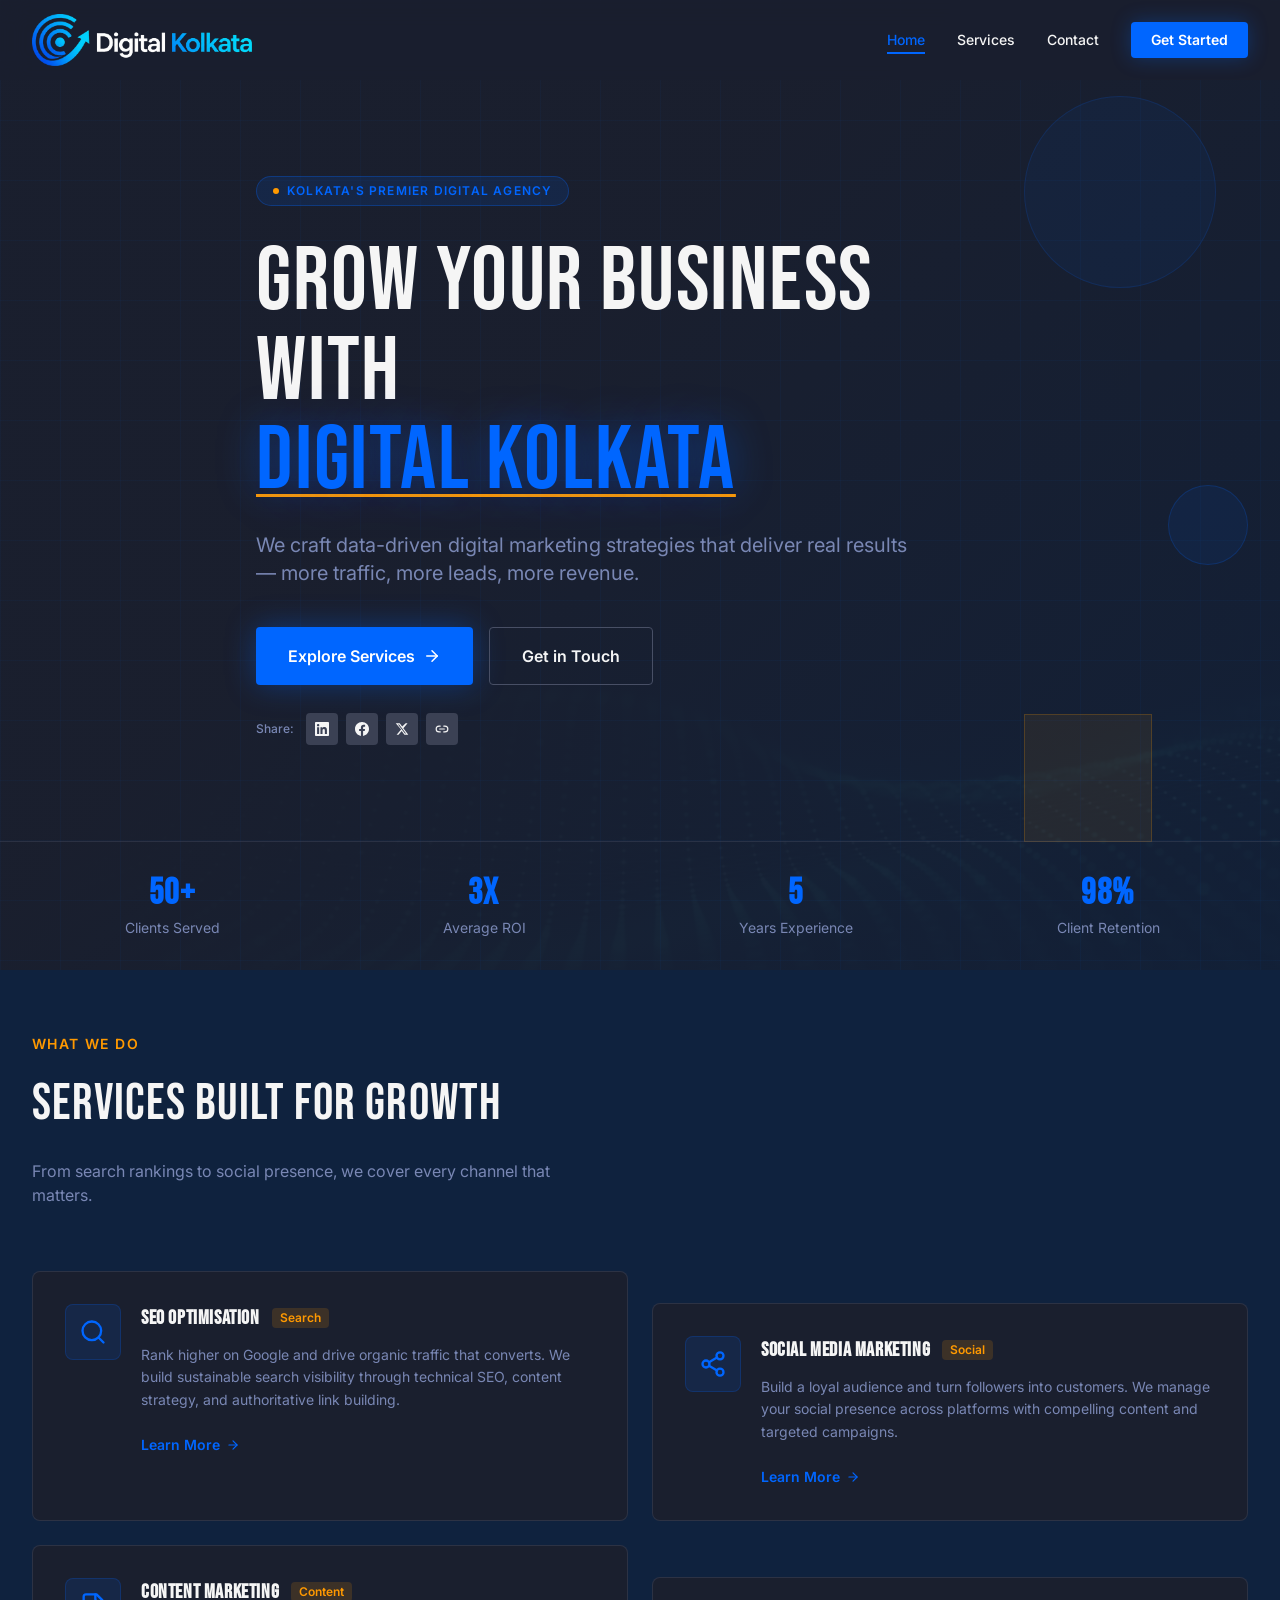
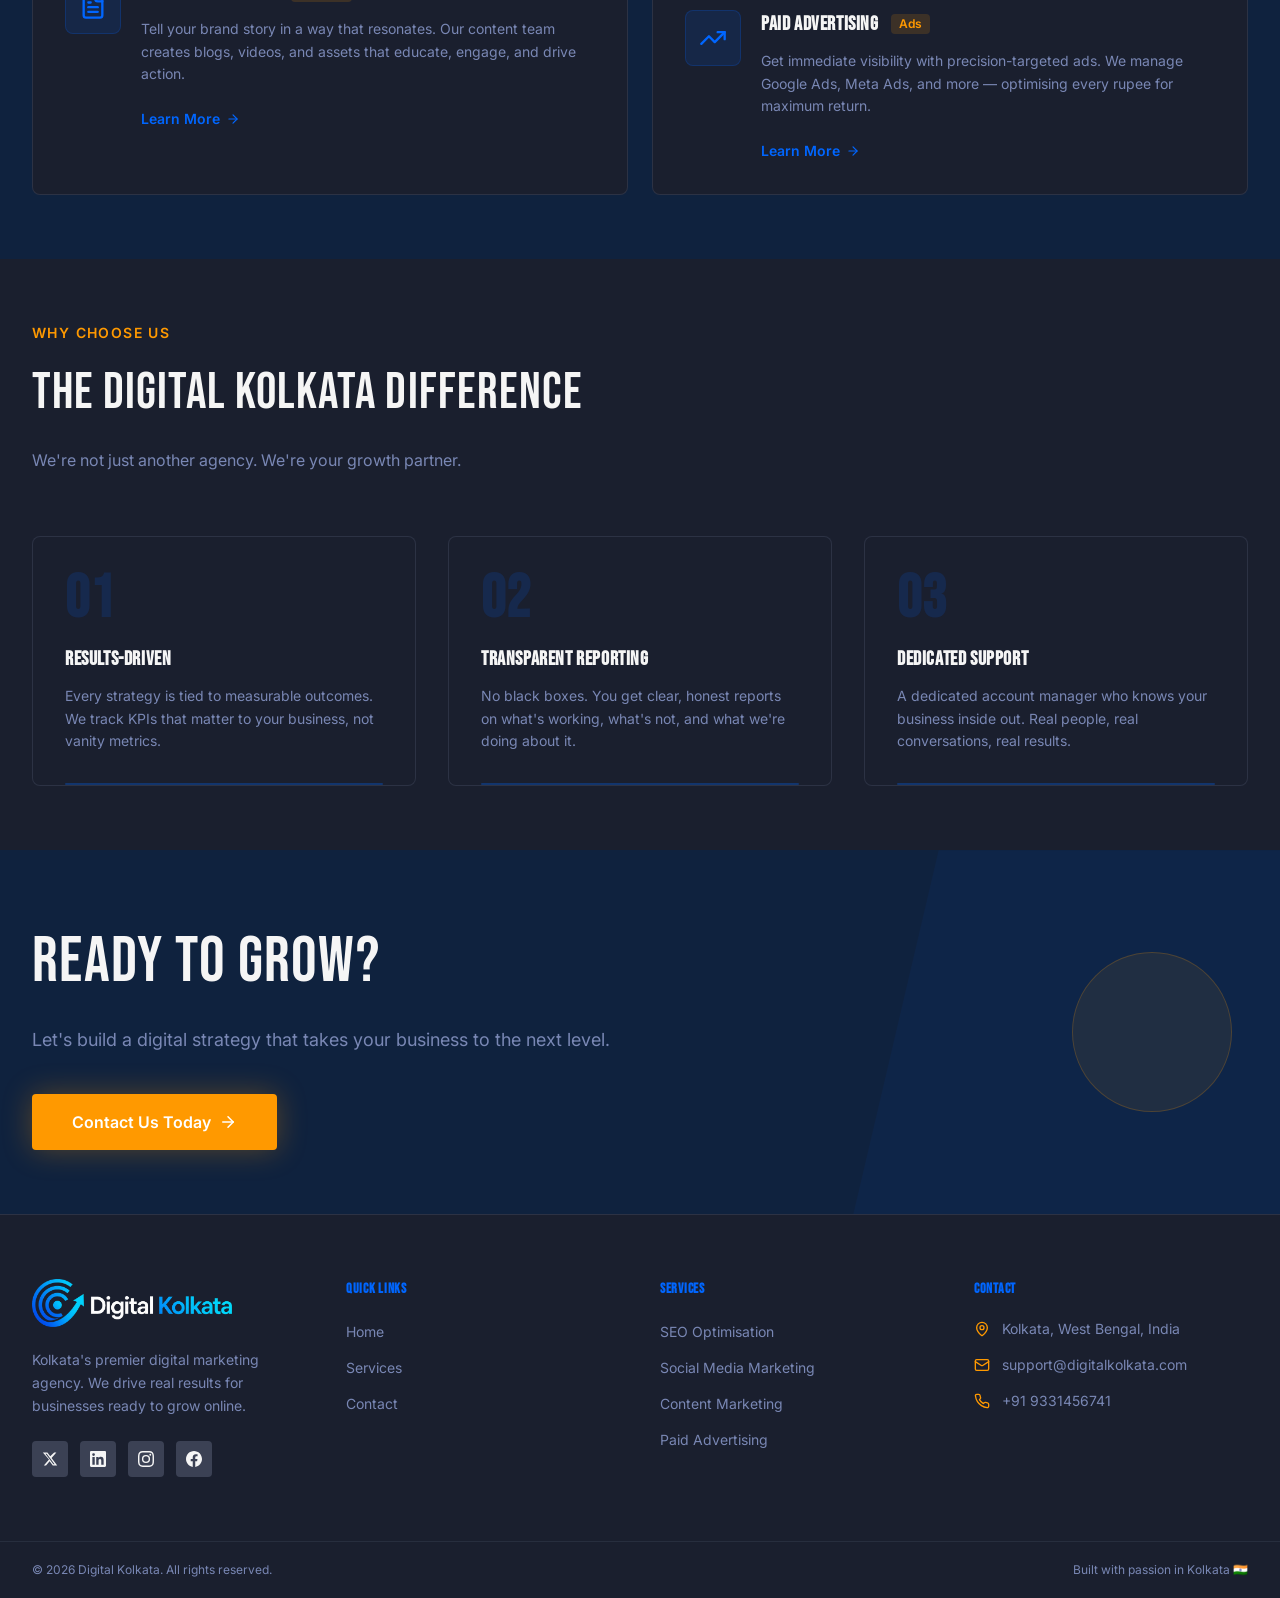
<file: index.html>
<!DOCTYPE html>
<html lang="en">
<head>
<meta charset="utf-8">
<meta name="viewport" content="width=device-width, initial-scale=1.0">
<title>Digital Kolkata — Digital Marketing Agency in Kolkata</title>
<meta name="description" content="Digital Kolkata is Kolkata&#x27;s premier digital marketing agency offering SEO, social media marketing, content marketing, and paid advertising services.">
<meta name="theme-color" content="#1a2030">
<meta property="og:title" content="Digital Kolkata — Digital Marketing Agency in Kolkata">
<meta property="og:description" content="Digital Kolkata is Kolkata&#x27;s premier digital marketing agency offering SEO, social media marketing, content marketing, and paid advertising services.">
<meta property="og:type" content="website">
<meta property="og:site_name" content="Digital Kolkata">
<meta name="twitter:card" content="summary_large_image">
<link rel="icon" href="assets/img/favicon.svg" type="image/svg+xml">
<link rel="preconnect" href="https://fonts.googleapis.com">
<link rel="preconnect" href="https://fonts.gstatic.com" crossorigin>
<link rel="stylesheet" href="https://fonts.googleapis.com/css2?family=Bebas+Neue:wght@400&family=Inter:wght@400;500;600;700&display=swap">
<link rel="stylesheet" href="assets/css/styles.css">
<link rel="stylesheet" href="assets/css/extra.css">
<script>document.documentElement.classList.add("js")</script>
</head>
<body>
<div id="app"><div class="min-h-screen bg-background flex flex-col">
<header id="site-header" class="fixed top-0 left-0 right-0 z-50 transition-all duration-300" style="background: hsl(var(--header-bg) / 0.85); backdrop-filter: blur(12px);">
<div class="max-w-7xl mx-auto px-6 lg:px-8"><div class="flex items-center justify-between h-16 md:h-20">
<a class="flex items-center shrink-0" href="index.html"><img alt="Digital Kolkata" class="block h-auto max-h-14 md:max-h-16 w-auto max-w-[220px] object-contain self-center" src="assets/img/logo.png" width="220" height="53"></a>
<nav aria-label="Main navigation" class="hidden md:flex items-center gap-8"><a class="relative text-sm font-medium transition-colors duration-200 group" href="index.html" style="color: hsl(var(--primary));">Home<span class="absolute -bottom-1 left-0 h-0.5 transition-all duration-300 ease-out" style="background: hsl(var(--primary)); width: 100%;"></span><span class="absolute -bottom-1 left-0 h-0.5 w-0 group-hover:w-full transition-all duration-300 ease-out" style="background: hsl(var(--accent));"></span></a><a class="relative text-sm font-medium transition-colors duration-200 group" href="services.html" style="color: hsl(var(--foreground));">Services<span class="absolute -bottom-1 left-0 h-0.5 transition-all duration-300 ease-out" style="background: hsl(var(--primary)); width: 0%;"></span><span class="absolute -bottom-1 left-0 h-0.5 w-0 group-hover:w-full transition-all duration-300 ease-out" style="background: hsl(var(--accent));"></span></a><a class="relative text-sm font-medium transition-colors duration-200 group" href="contact.html" style="color: hsl(var(--foreground));">Contact<span class="absolute -bottom-1 left-0 h-0.5 transition-all duration-300 ease-out" style="background: hsl(var(--primary)); width: 0%;"></span><span class="absolute -bottom-1 left-0 h-0.5 w-0 group-hover:w-full transition-all duration-300 ease-out" style="background: hsl(var(--accent));"></span></a><a class="px-5 py-2 rounded text-sm font-semibold transition-all duration-200 hover:scale-105" href="contact.html" style="background: hsl(var(--primary)); color: hsl(var(--primary-foreground)); box-shadow: 0 0 20px hsl(var(--primary-glow) / 0.3);">Get Started</a></nav>
<button id="menu-btn" class="md:hidden p-2 rounded" aria-label="Open menu" aria-expanded="false" aria-controls="mobile-menu" style="color: hsl(var(--foreground));"><span class="ico-open"><svg xmlns="http://www.w3.org/2000/svg" width="22" height="22" viewBox="0 0 24 24" fill="none" stroke="currentColor" stroke-width="2" stroke-linecap="round" stroke-linejoin="round" class="lucide lucide-menu"><line x1="4" x2="20" y1="12" y2="12"></line><line x1="4" x2="20" y1="6" y2="6"></line><line x1="4" x2="20" y1="18" y2="18"></line></svg></span><span class="ico-close"><svg xmlns="http://www.w3.org/2000/svg" width="22" height="22" viewBox="0 0 24 24" fill="none" stroke="currentColor" stroke-width="2" stroke-linecap="round" stroke-linejoin="round"><path d="M18 6 6 18"></path><path d="m6 6 12 12"></path></svg></span></button>
</div></div>
<nav id="mobile-menu" class="mobile-menu" aria-label="Mobile navigation"><a href="index.html" class="active">Home</a><a href="services.html">Services</a><a href="contact.html">Contact</a><a class="cta" href="contact.html">Get Started</a></nav>
</header>
<main><section class="relative min-h-screen flex flex-col justify-center overflow-hidden pt-20" style="background: hsl(var(--background));"><div class="absolute inset-0 pointer-events-none"><img alt="" class="w-full h-full object-cover" loading="eager" fetchpriority="high" src="assets/img/hero.webp" style="opacity: 0.12;"><div class="absolute inset-0" style="background: linear-gradient(135deg, hsl(var(--background)) 40%, hsl(var(--muted) / 0.6) 100%);"></div></div><div class="absolute inset-0 pointer-events-none overflow-hidden"><div class="float-1 absolute top-24 right-16 w-48 h-48 rounded-full" style="background: hsl(var(--primary) / 0.06); border: 1px solid hsl(var(--primary) / 0.15); "></div><div class="float-2 absolute bottom-32 right-32 w-32 h-32" style="background: hsl(var(--accent) / 0.07); border: 1px solid hsl(var(--accent) / 0.2); "></div><div class="float-3 absolute top-1/2 right-8 w-20 h-20 rounded-full" style="background: hsl(var(--primary) / 0.08); border: 1px solid hsl(var(--primary) / 0.2); "></div><div class="absolute inset-0" style="background-image: linear-gradient(hsl(var(--primary) / 0.04) 1px, transparent 1px), linear-gradient(90deg, hsl(var(--primary) / 0.04) 1px, transparent 1px); background-size: 60px 60px;"></div></div><div class="relative max-w-7xl mx-auto px-6 lg:px-8 py-24"><div class="max-w-3xl"><div class="hero-in inline-flex items-center gap-2 px-4 py-1.5 rounded-full text-xs font-semibold uppercase tracking-widest mb-8" style="background: hsl(var(--primary) / 0.12); border: 1px solid hsl(var(--primary) / 0.3); color: hsl(var(--primary)); "><span class="w-1.5 h-1.5 rounded-full" style="background: hsl(var(--accent));"></span>Kolkata's Premier Digital Agency</div><h1 class="hero-in mb-6 leading-none" style="font-family: var(--font-heading); font-size: clamp(3rem, 7vw, 6rem); color: hsl(var(--foreground)); letter-spacing: 0.02em; "><span style="white-space: pre-line;">Grow Your Business with</span><br><span style="white-space: pre-line; color: hsl(var(--primary)); text-shadow: 0 0 40px hsl(var(--primary) / 0.4); text-decoration-line: underline; text-decoration-thickness: 3px; text-decoration-style: initial; text-decoration-color: hsl(var(--accent)); text-underline-offset: 6px;">Digital Kolkata</span></h1><p class="hero-in text-lg md:text-xl leading-relaxed mb-10 max-w-2xl" style="white-space: pre-line; color: hsl(var(--muted-foreground)); ">We craft data-driven digital marketing strategies that deliver real results — more traffic, more leads, more revenue.</p><div class="hero-in flex flex-col sm:flex-row gap-4"><a class="inline-flex items-center justify-center gap-2 px-8 py-4 rounded font-semibold text-base transition-all duration-200 hover:scale-105 hover:gap-3" href="services.html" style="background: hsl(var(--primary)); color: hsl(var(--primary-foreground)); box-shadow: 0 0 30px hsl(var(--primary) / 0.35);">Explore Services<svg xmlns="http://www.w3.org/2000/svg" width="18" height="18" viewBox="0 0 24 24" fill="none" stroke="currentColor" stroke-width="2" stroke-linecap="round" stroke-linejoin="round" class="lucide lucide-arrow-right"><path d="M5 12h14"></path><path d="m12 5 7 7-7 7"></path></svg></a><a class="inline-flex items-center justify-center gap-2 px-8 py-4 rounded font-semibold text-base transition-all duration-200 hover:scale-105" href="contact.html" style="border: 1px solid hsl(var(--border)); color: hsl(var(--foreground)); background: transparent;">Get in Touch</a></div><div class="hero-in"><div class="flex items-center gap-2" role="group" aria-label="Share this page"><span class="text-xs font-medium mr-1" style="color: hsl(var(--muted-foreground));">Share:</span><a href="https://www.linkedin.com/sharing/share-offsite/?url=https%3A%2F%2Fdigitalkolkata.com" target="_blank" rel="noopener noreferrer" aria-label="Share on LinkedIn" class="w-8 h-8 rounded flex items-center justify-center transition-all duration-200 hover:scale-110" style="background: hsl(var(--social-icon-bg)); color: hsl(var(--foreground));"><svg width="14" height="14" viewBox="0 0 24 24" fill="currentColor" aria-hidden="true"><path d="M20.447 20.452h-3.554v-5.569c0-1.328-.027-3.037-1.852-3.037-1.853 0-2.136 1.445-2.136 2.939v5.667H9.351V9h3.414v1.561h.046c.477-.9 1.637-1.85 3.37-1.85 3.601 0 4.267 2.37 4.267 5.455v6.286zM5.337 7.433a2.062 2.062 0 0 1-2.063-2.065 2.064 2.064 0 1 1 2.063 2.065zm1.782 13.019H3.555V9h3.564v11.452zM22.225 0H1.771C.792 0 0 .774 0 1.729v20.542C0 23.227.792 24 1.771 24h20.451C23.2 24 24 23.227 24 22.271V1.729C24 .774 23.2 0 22.222 0h.003z"></path></svg></a><a href="https://www.facebook.com/sharer/sharer.php?u=https%3A%2F%2Fdigitalkolkata.com" target="_blank" rel="noopener noreferrer" aria-label="Share on Facebook" class="w-8 h-8 rounded flex items-center justify-center transition-all duration-200 hover:scale-110" style="background: hsl(var(--social-icon-bg)); color: hsl(var(--foreground));"><svg width="14" height="14" viewBox="0 0 24 24" fill="currentColor" aria-hidden="true"><path d="M24 12.073c0-6.627-5.373-12-12-12s-12 5.373-12 12c0 5.99 4.388 10.954 10.125 11.854v-8.385H7.078v-3.47h3.047V9.43c0-3.007 1.792-4.669 4.533-4.669 1.312 0 2.686.235 2.686.235v2.953H15.83c-1.491 0-1.956.925-1.956 1.874v2.25h3.328l-.532 3.47h-2.796v8.385C19.612 23.027 24 18.062 24 12.073z"></path></svg></a><a href="https://twitter.com/intent/tweet?url=https%3A%2F%2Fdigitalkolkata.com&amp;text=Digital%20Kolkata%20%E2%80%94%20Digital%20Marketing%20Agency%20in%20Kolkata" target="_blank" rel="noopener noreferrer" aria-label="Share on X (Twitter)" class="w-8 h-8 rounded flex items-center justify-center transition-all duration-200 hover:scale-110" style="background: hsl(var(--social-icon-bg)); color: hsl(var(--foreground));"><svg width="14" height="14" viewBox="0 0 24 24" fill="currentColor" aria-hidden="true"><path d="M18.244 2.25h3.308l-7.227 8.26 8.502 11.24H16.17l-4.714-6.231-5.401 6.231H2.744l7.73-8.835L1.254 2.25H8.08l4.253 5.622 5.911-5.622Zm-1.161 17.52h1.833L7.084 4.126H5.117z"></path></svg></a><button aria-label="Copy page link" class="w-8 h-8 rounded flex items-center justify-center transition-all duration-200 hover:scale-110" style="background: hsl(var(--social-icon-bg)); color: hsl(var(--foreground));"><svg xmlns="http://www.w3.org/2000/svg" width="14" height="14" viewBox="0 0 24 24" fill="none" stroke="currentColor" stroke-width="2" stroke-linecap="round" stroke-linejoin="round" class="lucide lucide-link2"><path d="M9 17H7A5 5 0 0 1 7 7h2"></path><path d="M15 7h2a5 5 0 1 1 0 10h-2"></path><line x1="8" x2="16" y1="12" y2="12"></line></svg></button></div></div></div></div><div class="hero-in relative w-full" style="border-top: 1px solid hsl(var(--border-subtle) / 0.4); "><div class="max-w-7xl mx-auto px-6 lg:px-8 py-8"><div class="grid grid-cols-2 md:grid-cols-4 gap-8"><div class="text-center"><div class="text-3xl md:text-4xl font-bold mb-1" style="font-family: var(--font-heading); color: hsl(var(--primary)); letter-spacing: 0.04em;">50+</div><div class="text-sm" style="color: hsl(var(--muted-foreground));">Clients Served</div></div><div class="text-center"><div class="text-3xl md:text-4xl font-bold mb-1" style="font-family: var(--font-heading); color: hsl(var(--primary)); letter-spacing: 0.04em;">3x</div><div class="text-sm" style="color: hsl(var(--muted-foreground));">Average ROI</div></div><div class="text-center"><div class="text-3xl md:text-4xl font-bold mb-1" style="font-family: var(--font-heading); color: hsl(var(--primary)); letter-spacing: 0.04em;">5</div><div class="text-sm" style="color: hsl(var(--muted-foreground));">Years Experience</div></div><div class="text-center"><div class="text-3xl md:text-4xl font-bold mb-1" style="font-family: var(--font-heading); color: hsl(var(--primary)); letter-spacing: 0.04em;">98%</div><div class="text-sm" style="color: hsl(var(--muted-foreground));">Client Retention</div></div></div></div></div></section><section class="py-xxl" style="background: hsl(var(--muted));"><div class="max-w-7xl mx-auto px-6 lg:px-8"><div class="mb-16"><p class="reveal text-sm font-semibold uppercase tracking-widest mb-3" style="white-space: pre-line; color: hsl(var(--accent)); ">What We Do</p><h2 class="reveal mb-4" style="white-space: pre-line; font-family: var(--font-heading); font-size: clamp(2rem, 4vw, 3.5rem); color: hsl(var(--foreground)); letter-spacing: 0.02em; ">Services Built for Growth</h2><p class="reveal text-base max-w-xl" style="white-space: pre-line; color: hsl(var(--muted-foreground)); ">From search rankings to social presence, we cover every channel that matters.</p></div><div class="grid grid-cols-1 md:grid-cols-2 gap-6"><div class="reveal group relative p-8 rounded-lg cursor-pointer" style="background: hsl(var(--card)); border: 1px solid hsl(var(--border-subtle) / 0.4); margin-top: 0px; "><div class="absolute inset-0 rounded-lg opacity-0 group-hover:opacity-100 transition-opacity duration-300 pointer-events-none" style="box-shadow: 0 0 40px hsl(var(--primary) / 0.12); border: 1px solid hsl(var(--primary) / 0.25);"></div><div class="flex items-start gap-5"><div class="shrink-0 w-14 h-14 rounded-lg flex items-center justify-center" style="background: hsl(var(--primary) / 0.12); color: hsl(var(--primary)); border: 1px solid hsl(var(--primary) / 0.2);"><svg xmlns="http://www.w3.org/2000/svg" width="28" height="28" viewBox="0 0 24 24" fill="none" stroke="currentColor" stroke-width="2" stroke-linecap="round" stroke-linejoin="round" class="lucide lucide-search"><circle cx="11" cy="11" r="8"></circle><path d="m21 21-4.3-4.3"></path></svg></div><div class="flex-1"><div class="flex items-center gap-3 mb-3"><h3 class="text-xl font-bold" style="white-space: pre-line; font-family: var(--font-heading); color: hsl(var(--foreground)); letter-spacing: 0.03em;">SEO Optimisation</h3><span class="text-xs font-semibold px-2 py-0.5 rounded" style="white-space: pre-line; background: hsl(var(--accent) / 0.15); color: hsl(var(--accent));">Search</span></div><p class="text-sm leading-relaxed mb-5" style="white-space: pre-line; color: hsl(var(--muted-foreground));">Rank higher on Google and drive organic traffic that converts. We build sustainable search visibility through technical SEO, content strategy, and authoritative link building.</p><a class="inline-flex items-center gap-1.5 text-sm font-semibold transition-all duration-200 group-hover:gap-2.5" href="services.html" style="color: hsl(var(--primary));">Learn More <svg xmlns="http://www.w3.org/2000/svg" width="14" height="14" viewBox="0 0 24 24" fill="none" stroke="currentColor" stroke-width="2" stroke-linecap="round" stroke-linejoin="round" class="lucide lucide-arrow-right"><path d="M5 12h14"></path><path d="m12 5 7 7-7 7"></path></svg></a></div></div></div><div class="reveal group relative p-8 rounded-lg cursor-pointer" style="background: hsl(var(--card)); border: 1px solid hsl(var(--border-subtle) / 0.4); margin-top: 2rem; "><div class="absolute inset-0 rounded-lg opacity-0 group-hover:opacity-100 transition-opacity duration-300 pointer-events-none" style="box-shadow: 0 0 40px hsl(var(--primary) / 0.12); border: 1px solid hsl(var(--primary) / 0.25);"></div><div class="flex items-start gap-5"><div class="shrink-0 w-14 h-14 rounded-lg flex items-center justify-center" style="background: hsl(var(--primary) / 0.12); color: hsl(var(--primary)); border: 1px solid hsl(var(--primary) / 0.2);"><svg xmlns="http://www.w3.org/2000/svg" width="28" height="28" viewBox="0 0 24 24" fill="none" stroke="currentColor" stroke-width="2" stroke-linecap="round" stroke-linejoin="round" class="lucide lucide-share2"><circle cx="18" cy="5" r="3"></circle><circle cx="6" cy="12" r="3"></circle><circle cx="18" cy="19" r="3"></circle><line x1="8.59" x2="15.42" y1="13.51" y2="17.49"></line><line x1="15.41" x2="8.59" y1="6.51" y2="10.49"></line></svg></div><div class="flex-1"><div class="flex items-center gap-3 mb-3"><h3 class="text-xl font-bold" style="white-space: pre-line; font-family: var(--font-heading); color: hsl(var(--foreground)); letter-spacing: 0.03em;">Social Media Marketing</h3><span class="text-xs font-semibold px-2 py-0.5 rounded" style="white-space: pre-line; background: hsl(var(--accent) / 0.15); color: hsl(var(--accent));">Social</span></div><p class="text-sm leading-relaxed mb-5" style="white-space: pre-line; color: hsl(var(--muted-foreground));">Build a loyal audience and turn followers into customers. We manage your social presence across platforms with compelling content and targeted campaigns.</p><a class="inline-flex items-center gap-1.5 text-sm font-semibold transition-all duration-200 group-hover:gap-2.5" href="services.html" style="color: hsl(var(--primary));">Learn More <svg xmlns="http://www.w3.org/2000/svg" width="14" height="14" viewBox="0 0 24 24" fill="none" stroke="currentColor" stroke-width="2" stroke-linecap="round" stroke-linejoin="round" class="lucide lucide-arrow-right"><path d="M5 12h14"></path><path d="m12 5 7 7-7 7"></path></svg></a></div></div></div><div class="reveal group relative p-8 rounded-lg cursor-pointer" style="background: hsl(var(--card)); border: 1px solid hsl(var(--border-subtle) / 0.4); margin-top: 0px; "><div class="absolute inset-0 rounded-lg opacity-0 group-hover:opacity-100 transition-opacity duration-300 pointer-events-none" style="box-shadow: 0 0 40px hsl(var(--primary) / 0.12); border: 1px solid hsl(var(--primary) / 0.25);"></div><div class="flex items-start gap-5"><div class="shrink-0 w-14 h-14 rounded-lg flex items-center justify-center" style="background: hsl(var(--primary) / 0.12); color: hsl(var(--primary)); border: 1px solid hsl(var(--primary) / 0.2);"><svg xmlns="http://www.w3.org/2000/svg" width="28" height="28" viewBox="0 0 24 24" fill="none" stroke="currentColor" stroke-width="2" stroke-linecap="round" stroke-linejoin="round" class="lucide lucide-file-text"><path d="M15 2H6a2 2 0 0 0-2 2v16a2 2 0 0 0 2 2h12a2 2 0 0 0 2-2V7Z"></path><path d="M14 2v4a2 2 0 0 0 2 2h4"></path><path d="M10 9H8"></path><path d="M16 13H8"></path><path d="M16 17H8"></path></svg></div><div class="flex-1"><div class="flex items-center gap-3 mb-3"><h3 class="text-xl font-bold" style="white-space: pre-line; font-family: var(--font-heading); color: hsl(var(--foreground)); letter-spacing: 0.03em;">Content Marketing</h3><span class="text-xs font-semibold px-2 py-0.5 rounded" style="white-space: pre-line; background: hsl(var(--accent) / 0.15); color: hsl(var(--accent));">Content</span></div><p class="text-sm leading-relaxed mb-5" style="white-space: pre-line; color: hsl(var(--muted-foreground));">Tell your brand story in a way that resonates. Our content team creates blogs, videos, and assets that educate, engage, and drive action.</p><a class="inline-flex items-center gap-1.5 text-sm font-semibold transition-all duration-200 group-hover:gap-2.5" href="services.html" style="color: hsl(var(--primary));">Learn More <svg xmlns="http://www.w3.org/2000/svg" width="14" height="14" viewBox="0 0 24 24" fill="none" stroke="currentColor" stroke-width="2" stroke-linecap="round" stroke-linejoin="round" class="lucide lucide-arrow-right"><path d="M5 12h14"></path><path d="m12 5 7 7-7 7"></path></svg></a></div></div></div><div class="reveal group relative p-8 rounded-lg cursor-pointer" style="background: hsl(var(--card)); border: 1px solid hsl(var(--border-subtle) / 0.4); margin-top: 2rem; "><div class="absolute inset-0 rounded-lg opacity-0 group-hover:opacity-100 transition-opacity duration-300 pointer-events-none" style="box-shadow: 0 0 40px hsl(var(--primary) / 0.12); border: 1px solid hsl(var(--primary) / 0.25);"></div><div class="flex items-start gap-5"><div class="shrink-0 w-14 h-14 rounded-lg flex items-center justify-center" style="background: hsl(var(--primary) / 0.12); color: hsl(var(--primary)); border: 1px solid hsl(var(--primary) / 0.2);"><svg xmlns="http://www.w3.org/2000/svg" width="28" height="28" viewBox="0 0 24 24" fill="none" stroke="currentColor" stroke-width="2" stroke-linecap="round" stroke-linejoin="round" class="lucide lucide-trending-up"><polyline points="22 7 13.5 15.5 8.5 10.5 2 17"></polyline><polyline points="16 7 22 7 22 13"></polyline></svg></div><div class="flex-1"><div class="flex items-center gap-3 mb-3"><h3 class="text-xl font-bold" style="white-space: pre-line; font-family: var(--font-heading); color: hsl(var(--foreground)); letter-spacing: 0.03em;">Paid Advertising</h3><span class="text-xs font-semibold px-2 py-0.5 rounded" style="white-space: pre-line; background: hsl(var(--accent) / 0.15); color: hsl(var(--accent));">Ads</span></div><p class="text-sm leading-relaxed mb-5" style="white-space: pre-line; color: hsl(var(--muted-foreground));">Get immediate visibility with precision-targeted ads. We manage Google Ads, Meta Ads, and more — optimising every rupee for maximum return.</p><a class="inline-flex items-center gap-1.5 text-sm font-semibold transition-all duration-200 group-hover:gap-2.5" href="services.html" style="color: hsl(var(--primary));">Learn More <svg xmlns="http://www.w3.org/2000/svg" width="14" height="14" viewBox="0 0 24 24" fill="none" stroke="currentColor" stroke-width="2" stroke-linecap="round" stroke-linejoin="round" class="lucide lucide-arrow-right"><path d="M5 12h14"></path><path d="m12 5 7 7-7 7"></path></svg></a></div></div></div></div></div></section><section class="py-xxl" style="background: hsl(var(--background));"><div class="max-w-7xl mx-auto px-6 lg:px-8"><div class="mb-16"><p class="reveal text-sm font-semibold uppercase tracking-widest mb-3" style="white-space: pre-line; color: hsl(var(--accent)); ">Why Choose Us</p><h2 class="reveal mb-4" style="white-space: pre-line; font-family: var(--font-heading); font-size: clamp(2rem, 4vw, 3.5rem); color: hsl(var(--foreground)); letter-spacing: 0.02em; ">The Digital Kolkata Difference</h2><p class="reveal text-base max-w-xl" style="white-space: pre-line; color: hsl(var(--muted-foreground)); ">We're not just another agency. We're your growth partner.</p></div><div class="grid grid-cols-1 md:grid-cols-3 gap-8"><div class="reveal relative p-8 rounded-lg" style="background: hsl(var(--card)); border: 1px solid hsl(var(--border-subtle) / 0.4); "><div class="text-6xl font-bold mb-4 leading-none" style="font-family: var(--font-heading); color: hsl(var(--primary) / 0.15); letter-spacing: 0.02em;">01</div><h3 class="text-xl font-bold mb-3" style="white-space: pre-line; font-family: var(--font-heading); color: hsl(var(--foreground)); letter-spacing: 0.03em;">Results-Driven</h3><p class="text-sm leading-relaxed" style="white-space: pre-line; color: hsl(var(--muted-foreground));">Every strategy is tied to measurable outcomes. We track KPIs that matter to your business, not vanity metrics.</p><div class="absolute bottom-0 left-8 right-8 h-0.5 rounded-full" style="background: hsl(var(--primary) / 0.3);"></div></div><div class="reveal relative p-8 rounded-lg" style="background: hsl(var(--card)); border: 1px solid hsl(var(--border-subtle) / 0.4); "><div class="text-6xl font-bold mb-4 leading-none" style="font-family: var(--font-heading); color: hsl(var(--primary) / 0.15); letter-spacing: 0.02em;">02</div><h3 class="text-xl font-bold mb-3" style="white-space: pre-line; font-family: var(--font-heading); color: hsl(var(--foreground)); letter-spacing: 0.03em;">Transparent Reporting</h3><p class="text-sm leading-relaxed" style="white-space: pre-line; color: hsl(var(--muted-foreground));">No black boxes. You get clear, honest reports on what's working, what's not, and what we're doing about it.</p><div class="absolute bottom-0 left-8 right-8 h-0.5 rounded-full" style="background: hsl(var(--primary) / 0.3);"></div></div><div class="reveal relative p-8 rounded-lg" style="background: hsl(var(--card)); border: 1px solid hsl(var(--border-subtle) / 0.4); "><div class="text-6xl font-bold mb-4 leading-none" style="font-family: var(--font-heading); color: hsl(var(--primary) / 0.15); letter-spacing: 0.02em;">03</div><h3 class="text-xl font-bold mb-3" style="white-space: pre-line; font-family: var(--font-heading); color: hsl(var(--foreground)); letter-spacing: 0.03em;">Dedicated Support</h3><p class="text-sm leading-relaxed" style="white-space: pre-line; color: hsl(var(--muted-foreground));">A dedicated account manager who knows your business inside out. Real people, real conversations, real results.</p><div class="absolute bottom-0 left-8 right-8 h-0.5 rounded-full" style="background: hsl(var(--primary) / 0.3);"></div></div></div></div></section><section class="py-xxl relative overflow-hidden" style="background: hsl(var(--muted));"><div class="absolute right-0 top-0 bottom-0 w-1/3 pointer-events-none" style="background: hsl(var(--primary) / 0.05); clip-path: polygon(20% 0%, 100% 0%, 100% 100%, 0% 100%);"></div><div class="absolute right-12 top-1/2 -translate-y-1/2 w-40 h-40 rounded-full pointer-events-none" style="background: hsl(var(--accent) / 0.08); border: 1px solid hsl(var(--accent) / 0.2);"></div><div class="relative max-w-7xl mx-auto px-6 lg:px-8"><div class="max-w-2xl"><h2 class="reveal mb-4" style="white-space: pre-line; font-family: var(--font-heading); font-size: clamp(2.5rem, 5vw, 4.5rem); color: hsl(var(--foreground)); letter-spacing: 0.02em; ">Ready to Grow?</h2><p class="reveal text-lg mb-10" style="white-space: pre-line; color: hsl(var(--muted-foreground)); ">Let's build a digital strategy that takes your business to the next level.</p><div class="reveal"><a class="inline-flex items-center gap-2 px-10 py-4 rounded font-semibold text-base transition-all duration-200 hover:scale-105 hover:gap-3" href="contact.html" style="background: hsl(var(--accent)); color: hsl(var(--accent-foreground)); box-shadow: 0 0 30px hsl(var(--accent) / 0.3);">Contact Us Today<svg xmlns="http://www.w3.org/2000/svg" width="18" height="18" viewBox="0 0 24 24" fill="none" stroke="currentColor" stroke-width="2" stroke-linecap="round" stroke-linejoin="round" class="lucide lucide-arrow-right"><path d="M5 12h14"></path><path d="m12 5 7 7-7 7"></path></svg></a></div></div></div></section></main>
<footer style="background: hsl(var(--background)); border-top: 1px solid hsl(var(--border-subtle) / 0.4);"><div class="max-w-7xl mx-auto px-6 lg:px-8 py-16"><div class="grid grid-cols-1 md:grid-cols-2 lg:grid-cols-4 gap-10"><div class="lg:col-span-1"><a class="inline-block mb-4" href="index.html"><img alt="Digital Kolkata" class="block h-auto max-h-14 w-auto max-w-[200px] object-contain" src="assets/img/logo.png"></a><p class="text-sm leading-relaxed mb-6" style="color: hsl(var(--muted-foreground));">Kolkata's premier digital marketing agency. We drive real results for businesses ready to grow online.</p><div class="flex gap-3"><a href="#" aria-label="X (Twitter)" class="w-9 h-9 rounded flex items-center justify-center transition-all duration-200 hover:scale-110" style="background: hsl(var(--social-icon-bg)); color: hsl(var(--foreground));"><svg width="16" height="16" viewBox="0 0 24 24" fill="currentColor" aria-hidden="true"><path d="M18.244 2.25h3.308l-7.227 8.26 8.502 11.24H16.17l-4.714-6.231-5.401 6.231H2.744l7.73-8.835L1.254 2.25H8.08l4.253 5.622 5.911-5.622Zm-1.161 17.52h1.833L7.084 4.126H5.117z"></path></svg></a><a href="#" aria-label="LinkedIn" class="w-9 h-9 rounded flex items-center justify-center transition-all duration-200 hover:scale-110" style="background: hsl(var(--social-icon-bg)); color: hsl(var(--foreground));"><svg width="16" height="16" viewBox="0 0 24 24" fill="currentColor" aria-hidden="true"><path d="M20.447 20.452h-3.554v-5.569c0-1.328-.027-3.037-1.852-3.037-1.853 0-2.136 1.445-2.136 2.939v5.667H9.351V9h3.414v1.561h.046c.477-.9 1.637-1.85 3.37-1.85 3.601 0 4.267 2.37 4.267 5.455v6.286zM5.337 7.433a2.062 2.062 0 0 1-2.063-2.065 2.064 2.064 0 1 1 2.063 2.065zm1.782 13.019H3.555V9h3.564v11.452zM22.225 0H1.771C.792 0 0 .774 0 1.729v20.542C0 23.227.792 24 1.771 24h20.451C23.2 24 24 23.227 24 22.271V1.729C24 .774 23.2 0 22.222 0h.003z"></path></svg></a><a href="#" aria-label="Instagram" class="w-9 h-9 rounded flex items-center justify-center transition-all duration-200 hover:scale-110" style="background: hsl(var(--social-icon-bg)); color: hsl(var(--foreground));"><svg width="16" height="16" viewBox="0 0 24 24" fill="currentColor" aria-hidden="true"><path d="M12 2.163c3.204 0 3.584.012 4.85.07 3.252.148 4.771 1.691 4.919 4.919.058 1.265.069 1.645.069 4.849 0 3.205-.012 3.584-.069 4.849-.149 3.225-1.664 4.771-4.919 4.919-1.266.058-1.644.07-4.85.07-3.204 0-3.584-.012-4.849-.07-3.26-.149-4.771-1.699-4.919-4.92-.058-1.265-.07-1.644-.07-4.849 0-3.204.013-3.583.07-4.849.149-3.227 1.664-4.771 4.919-4.919 1.266-.057 1.645-.069 4.849-.069zM12 0C8.741 0 8.333.014 7.053.072 2.695.272.273 2.69.073 7.052.014 8.333 0 8.741 0 12c0 3.259.014 3.668.072 4.948.2 4.358 2.618 6.78 6.98 6.98C8.333 23.986 8.741 24 12 24c3.259 0 3.668-.014 4.948-.072 4.354-.2 6.782-2.618 6.979-6.98.059-1.28.073-1.689.073-4.948 0-3.259-.014-3.667-.072-4.947-.196-4.354-2.617-6.78-6.979-6.98C15.668.014 15.259 0 12 0zm0 5.838a6.162 6.162 0 1 0 0 12.324 6.162 6.162 0 0 0 0-12.324zM12 16a4 4 0 1 1 0-8 4 4 0 0 1 0 8zm6.406-11.845a1.44 1.44 0 1 0 0 2.881 1.44 1.44 0 0 0 0-2.881z"></path></svg></a><a href="#" aria-label="Facebook" class="w-9 h-9 rounded flex items-center justify-center transition-all duration-200 hover:scale-110" style="background: hsl(var(--social-icon-bg)); color: hsl(var(--foreground));"><svg width="16" height="16" viewBox="0 0 24 24" fill="currentColor" aria-hidden="true"><path d="M24 12.073c0-6.627-5.373-12-12-12s-12 5.373-12 12c0 5.99 4.388 10.954 10.125 11.854v-8.385H7.078v-3.47h3.047V9.43c0-3.007 1.792-4.669 4.533-4.669 1.312 0 2.686.235 2.686.235v2.953H15.83c-1.491 0-1.956.925-1.956 1.874v2.25h3.328l-.532 3.47h-2.796v8.385C19.612 23.027 24 18.062 24 12.073z"></path></svg></a></div></div><div><h3 class="text-sm font-semibold uppercase tracking-wider mb-5" style="color: hsl(var(--primary));">Quick Links</h3><ul class="space-y-3"><li><a class="text-sm transition-colors duration-200 hover:text-primary" href="index.html" style="color: hsl(var(--muted-foreground));">Home</a></li><li><a class="text-sm transition-colors duration-200 hover:text-primary" href="services.html" style="color: hsl(var(--muted-foreground));">Services</a></li><li><a class="text-sm transition-colors duration-200 hover:text-primary" href="contact.html" style="color: hsl(var(--muted-foreground));">Contact</a></li></ul></div><div><h3 class="text-sm font-semibold uppercase tracking-wider mb-5" style="color: hsl(var(--primary));">Services</h3><ul class="space-y-3"><li><a class="text-sm transition-colors duration-200 hover:text-primary" href="services.html" style="color: hsl(var(--muted-foreground));">SEO Optimisation</a></li><li><a class="text-sm transition-colors duration-200 hover:text-primary" href="services.html" style="color: hsl(var(--muted-foreground));">Social Media Marketing</a></li><li><a class="text-sm transition-colors duration-200 hover:text-primary" href="services.html" style="color: hsl(var(--muted-foreground));">Content Marketing</a></li><li><a class="text-sm transition-colors duration-200 hover:text-primary" href="services.html" style="color: hsl(var(--muted-foreground));">Paid Advertising</a></li></ul></div><div><h3 class="text-sm font-semibold uppercase tracking-wider mb-5" style="color: hsl(var(--primary));">Contact</h3><ul class="space-y-4"><li class="flex items-start gap-3"><svg xmlns="http://www.w3.org/2000/svg" width="16" height="16" viewBox="0 0 24 24" fill="none" stroke="currentColor" stroke-width="2" stroke-linecap="round" stroke-linejoin="round" class="lucide lucide-map-pin mt-0.5 shrink-0" style="color: hsl(var(--accent));"><path d="M20 10c0 4.993-5.539 10.193-7.399 11.799a1 1 0 0 1-1.202 0C9.539 20.193 4 14.993 4 10a8 8 0 0 1 16 0"></path><circle cx="12" cy="10" r="3"></circle></svg><span class="text-sm" style="color: hsl(var(--muted-foreground));">Kolkata, West Bengal, India</span></li><li class="flex items-center gap-3"><svg xmlns="http://www.w3.org/2000/svg" width="16" height="16" viewBox="0 0 24 24" fill="none" stroke="currentColor" stroke-width="2" stroke-linecap="round" stroke-linejoin="round" class="lucide lucide-mail shrink-0" style="color: hsl(var(--accent));"><rect width="20" height="16" x="2" y="4" rx="2"></rect><path d="m22 7-8.97 5.7a1.94 1.94 0 0 1-2.06 0L2 7"></path></svg><a href="mailto:hello@digitalkolkata.com" class="text-sm transition-colors duration-200 hover:text-primary" style="color: hsl(var(--muted-foreground));">support@digitalkolkata.com</a></li><li class="flex items-center gap-3"><svg xmlns="http://www.w3.org/2000/svg" width="16" height="16" viewBox="0 0 24 24" fill="none" stroke="currentColor" stroke-width="2" stroke-linecap="round" stroke-linejoin="round" class="lucide lucide-phone shrink-0" style="color: hsl(var(--accent));"><path d="M22 16.92v3a2 2 0 0 1-2.18 2 19.79 19.79 0 0 1-8.63-3.07 19.5 19.5 0 0 1-6-6 19.79 19.79 0 0 1-3.07-8.67A2 2 0 0 1 4.11 2h3a2 2 0 0 1 2 1.72 12.84 12.84 0 0 0 .7 2.81 2 2 0 0 1-.45 2.11L8.09 9.91a16 16 0 0 0 6 6l1.27-1.27a2 2 0 0 1 2.11-.45 12.84 12.84 0 0 0 2.81.7A2 2 0 0 1 22 16.92z"></path></svg><a href="tel:+919800000000" class="text-sm transition-colors duration-200 hover:text-primary" style="color: hsl(var(--muted-foreground));">+91 9331456741</a></li></ul></div></div></div><div style="border-top: 1px solid hsl(var(--border-subtle) / 0.3);"><div class="max-w-7xl mx-auto px-6 lg:px-8 py-5 flex flex-col sm:flex-row items-center justify-between gap-3"><p class="text-xs" style="color: hsl(var(--muted-foreground));">© 2026 Digital Kolkata. All rights reserved.</p><p class="text-xs" style="color: hsl(var(--muted-foreground));">Built with passion in Kolkata 🇮🇳</p></div></div></footer>
</div></div>
<div id="toast" class="toast" role="status" aria-live="polite"></div>
<script src="assets/js/main.js" defer></script>
</body>
</html>
</file>
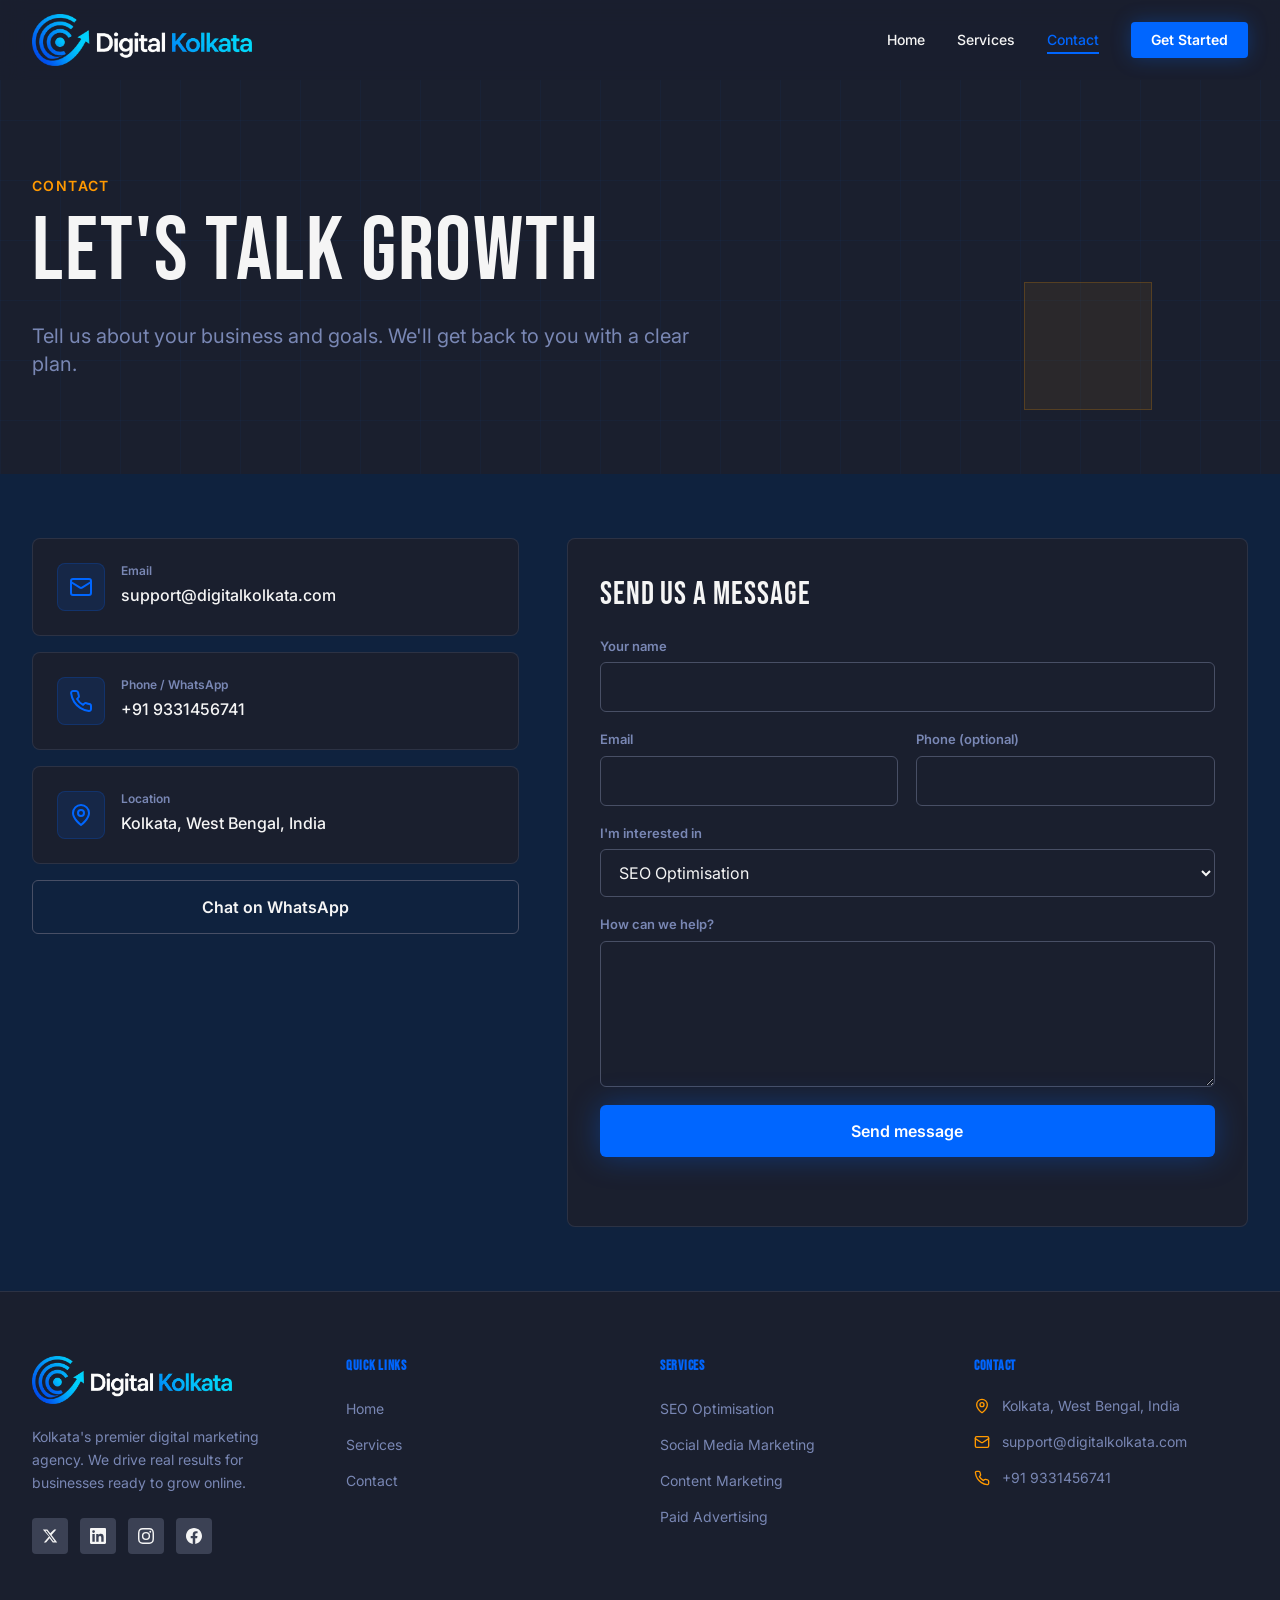
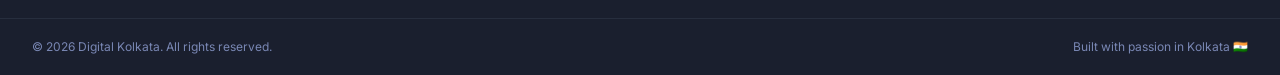
<file: contact.html>
<!DOCTYPE html>
<html lang="en">
<head>
<meta charset="utf-8">
<meta name="viewport" content="width=device-width, initial-scale=1.0">
<title>Contact — Digital Kolkata</title>
<meta name="description" content="Contact Digital Kolkata, a digital marketing agency in Kolkata, for SEO, social media, content and paid advertising.">
<meta name="theme-color" content="#1a2030">
<meta property="og:title" content="Contact — Digital Kolkata">
<meta property="og:description" content="Contact Digital Kolkata, a digital marketing agency in Kolkata, for SEO, social media, content and paid advertising.">
<meta property="og:type" content="website">
<meta property="og:site_name" content="Digital Kolkata">
<meta name="twitter:card" content="summary_large_image">
<link rel="icon" href="assets/img/favicon.svg" type="image/svg+xml">
<link rel="preconnect" href="https://fonts.googleapis.com">
<link rel="preconnect" href="https://fonts.gstatic.com" crossorigin>
<link rel="stylesheet" href="https://fonts.googleapis.com/css2?family=Bebas+Neue:wght@400&family=Inter:wght@400;500;600;700&display=swap">
<link rel="stylesheet" href="assets/css/styles.css">
<link rel="stylesheet" href="assets/css/extra.css">
<script>document.documentElement.classList.add("js")</script>
</head>
<body>
<div id="app"><div class="min-h-screen bg-background flex flex-col">
<header id="site-header" class="fixed top-0 left-0 right-0 z-50 transition-all duration-300" style="background: hsl(var(--header-bg) / 0.85); backdrop-filter: blur(12px);">
<div class="max-w-7xl mx-auto px-6 lg:px-8"><div class="flex items-center justify-between h-16 md:h-20">
<a class="flex items-center shrink-0" href="index.html"><img alt="Digital Kolkata" class="block h-auto max-h-14 md:max-h-16 w-auto max-w-[220px] object-contain self-center" src="assets/img/logo.png" width="220" height="53"></a>
<nav aria-label="Main navigation" class="hidden md:flex items-center gap-8"><a class="relative text-sm font-medium transition-colors duration-200 group" href="index.html" style="color: hsl(var(--foreground));">Home<span class="absolute -bottom-1 left-0 h-0.5 transition-all duration-300 ease-out" style="background: hsl(var(--primary)); width: 0%;"></span><span class="absolute -bottom-1 left-0 h-0.5 w-0 group-hover:w-full transition-all duration-300 ease-out" style="background: hsl(var(--accent));"></span></a><a class="relative text-sm font-medium transition-colors duration-200 group" href="services.html" style="color: hsl(var(--foreground));">Services<span class="absolute -bottom-1 left-0 h-0.5 transition-all duration-300 ease-out" style="background: hsl(var(--primary)); width: 0%;"></span><span class="absolute -bottom-1 left-0 h-0.5 w-0 group-hover:w-full transition-all duration-300 ease-out" style="background: hsl(var(--accent));"></span></a><a class="relative text-sm font-medium transition-colors duration-200 group" href="contact.html" style="color: hsl(var(--primary));">Contact<span class="absolute -bottom-1 left-0 h-0.5 transition-all duration-300 ease-out" style="background: hsl(var(--primary)); width: 100%;"></span><span class="absolute -bottom-1 left-0 h-0.5 w-0 group-hover:w-full transition-all duration-300 ease-out" style="background: hsl(var(--accent));"></span></a><a class="px-5 py-2 rounded text-sm font-semibold transition-all duration-200 hover:scale-105" href="contact.html" style="background: hsl(var(--primary)); color: hsl(var(--primary-foreground)); box-shadow: 0 0 20px hsl(var(--primary-glow) / 0.3);">Get Started</a></nav>
<button id="menu-btn" class="md:hidden p-2 rounded" aria-label="Open menu" aria-expanded="false" aria-controls="mobile-menu" style="color: hsl(var(--foreground));"><span class="ico-open"><svg xmlns="http://www.w3.org/2000/svg" width="22" height="22" viewBox="0 0 24 24" fill="none" stroke="currentColor" stroke-width="2" stroke-linecap="round" stroke-linejoin="round" class="lucide lucide-menu"><line x1="4" x2="20" y1="12" y2="12"></line><line x1="4" x2="20" y1="6" y2="6"></line><line x1="4" x2="20" y1="18" y2="18"></line></svg></span><span class="ico-close"><svg xmlns="http://www.w3.org/2000/svg" width="22" height="22" viewBox="0 0 24 24" fill="none" stroke="currentColor" stroke-width="2" stroke-linecap="round" stroke-linejoin="round"><path d="M18 6 6 18"></path><path d="m6 6 12 12"></path></svg></span></button>
</div></div>
<nav id="mobile-menu" class="mobile-menu" aria-label="Mobile navigation"><a href="index.html">Home</a><a href="services.html">Services</a><a href="contact.html" class="active">Contact</a><a class="cta" href="contact.html">Get Started</a></nav>
</header>
<main>
<section class="relative overflow-hidden pt-20" style="background: hsl(var(--background));"><div class="absolute inset-0 pointer-events-none"><div class="absolute inset-0" style="background-image: linear-gradient(hsl(var(--primary) / 0.04) 1px, transparent 1px), linear-gradient(90deg, hsl(var(--primary) / 0.04) 1px, transparent 1px); background-size: 60px 60px;"></div><div class="float-2 absolute bottom-16 right-32 w-32 h-32" style="background: hsl(var(--accent) / 0.07); border: 1px solid hsl(var(--accent) / 0.2);"></div></div><div class="relative max-w-7xl mx-auto px-6 lg:px-8 py-24"><div class="max-w-3xl"><p class="hero-in text-sm font-semibold uppercase tracking-widest mb-3" style="color: hsl(var(--accent));">Contact</p><h1 class="hero-in mb-6 leading-none" style="font-family: var(--font-heading); font-size: clamp(3rem, 7vw, 6rem); color: hsl(var(--foreground)); letter-spacing: 0.02em;">Let's Talk Growth</h1><p class="hero-in text-lg md:text-xl leading-relaxed max-w-2xl" style="color: hsl(var(--muted-foreground));">Tell us about your business and goals. We'll get back to you with a clear plan.</p></div></div></section>
<section class="py-xxl" style="background: hsl(var(--muted));"><div class="max-w-7xl mx-auto px-6 lg:px-8"><div class="contact-grid">
<div class="contact-info"><div class="reveal flex items-start gap-4 p-6 rounded-lg" style="background: hsl(var(--card)); border: 1px solid hsl(var(--border-subtle) / 0.4);"><div class="shrink-0 w-12 h-12 rounded-lg flex items-center justify-center" style="background: hsl(var(--primary) / 0.12); color: hsl(var(--primary)); border: 1px solid hsl(var(--primary) / 0.2);"><svg xmlns="http://www.w3.org/2000/svg" width="24" height="24" viewBox="0 0 24 24" fill="none" stroke="currentColor" stroke-width="2" stroke-linecap="round" stroke-linejoin="round"><rect width="20" height="16" x="2" y="4" rx="2"/><path d="m22 7-8.97 5.7a1.94 1.94 0 0 1-2.06 0L2 7"/></svg></div><div><div class="text-xs font-semibold mb-1" style="color: hsl(var(--muted-foreground));">Email</div><div class="text-base font-medium"><a href="mailto:support@digitalkolkata.com" style="color: hsl(var(--foreground));">support@digitalkolkata.com</a></div></div></div><div class="reveal flex items-start gap-4 p-6 rounded-lg" style="background: hsl(var(--card)); border: 1px solid hsl(var(--border-subtle) / 0.4);"><div class="shrink-0 w-12 h-12 rounded-lg flex items-center justify-center" style="background: hsl(var(--primary) / 0.12); color: hsl(var(--primary)); border: 1px solid hsl(var(--primary) / 0.2);"><svg xmlns="http://www.w3.org/2000/svg" width="24" height="24" viewBox="0 0 24 24" fill="none" stroke="currentColor" stroke-width="2" stroke-linecap="round" stroke-linejoin="round"><path d="M22 16.92v3a2 2 0 0 1-2.18 2 19.79 19.79 0 0 1-8.63-3.07 19.5 19.5 0 0 1-6-6 19.79 19.79 0 0 1-3.07-8.67A2 2 0 0 1 4.11 2h3a2 2 0 0 1 2 1.72 12.84 12.84 0 0 0 .7 2.81 2 2 0 0 1-.45 2.11L8.09 9.91a16 16 0 0 0 6 6l1.27-1.27a2 2 0 0 1 2.11-.45 12.84 12.84 0 0 0 2.81.7A2 2 0 0 1 22 16.92z"/></svg></div><div><div class="text-xs font-semibold mb-1" style="color: hsl(var(--muted-foreground));">Phone / WhatsApp</div><div class="text-base font-medium"><a href="tel:+919331456741" style="color: hsl(var(--foreground));">+91 9331456741</a></div></div></div><div class="reveal flex items-start gap-4 p-6 rounded-lg" style="background: hsl(var(--card)); border: 1px solid hsl(var(--border-subtle) / 0.4);"><div class="shrink-0 w-12 h-12 rounded-lg flex items-center justify-center" style="background: hsl(var(--primary) / 0.12); color: hsl(var(--primary)); border: 1px solid hsl(var(--primary) / 0.2);"><svg xmlns="http://www.w3.org/2000/svg" width="24" height="24" viewBox="0 0 24 24" fill="none" stroke="currentColor" stroke-width="2" stroke-linecap="round" stroke-linejoin="round"><path d="M20 10c0 6-8 12-8 12s-8-6-8-12a8 8 0 0 1 16 0Z"/><circle cx="12" cy="10" r="3"/></svg></div><div><div class="text-xs font-semibold mb-1" style="color: hsl(var(--muted-foreground));">Location</div><div class="text-base font-medium"><span style="color: hsl(var(--foreground));">Kolkata, West Bengal, India</span></div></div></div>
<a class="reveal wa-btn" href="https://wa.me/919331456741?text=Hi%20Digital%20Kolkata%2C%20I%27d%20like%20to%20know%20more%20about%20your%20services." target="_blank" rel="noopener noreferrer">Chat on WhatsApp</a></div>
<form id="contact-form" class="reveal contact-form" action="https://formspree.io/f/YOUR_FORM_ID" method="POST" novalidate style="background: hsl(var(--card)); border: 1px solid hsl(var(--border-subtle) / 0.4);">
<h2 style="font-family: var(--font-heading); font-size: 2rem; letter-spacing: 0.03em;">Send us a message</h2>
<div class="field"><label for="f-name">Your name</label><input id="f-name" name="name" type="text" autocomplete="name" required></div>
<div class="field-row"><div class="field"><label for="f-email">Email</label><input id="f-email" name="email" type="email" autocomplete="email" required></div><div class="field"><label for="f-phone">Phone (optional)</label><input id="f-phone" name="phone" type="tel" autocomplete="tel"></div></div>
<div class="field"><label for="f-service">I'm interested in</label><select id="f-service" name="service"><option>SEO Optimisation</option><option>Social Media Marketing</option><option>Content Marketing</option><option>Paid Advertising</option><option>Not sure yet</option></select></div>
<div class="field"><label for="f-msg">How can we help?</label><textarea id="f-msg" name="message" rows="5" required></textarea></div>
<input type="text" name="_gotcha" tabindex="-1" autocomplete="off" class="hp" aria-hidden="true">
<button type="submit" class="submit-btn" style="background: hsl(var(--primary)); color: hsl(var(--primary-foreground)); box-shadow: 0 0 30px hsl(var(--primary) / 0.35);">Send message</button>
<p id="form-note" class="form-note" role="status"></p>
</form></div></div></section>
</main>
<footer style="background: hsl(var(--background)); border-top: 1px solid hsl(var(--border-subtle) / 0.4);"><div class="max-w-7xl mx-auto px-6 lg:px-8 py-16"><div class="grid grid-cols-1 md:grid-cols-2 lg:grid-cols-4 gap-10"><div class="lg:col-span-1"><a class="inline-block mb-4" href="index.html"><img alt="Digital Kolkata" class="block h-auto max-h-14 w-auto max-w-[200px] object-contain" src="assets/img/logo.png"></a><p class="text-sm leading-relaxed mb-6" style="color: hsl(var(--muted-foreground));">Kolkata's premier digital marketing agency. We drive real results for businesses ready to grow online.</p><div class="flex gap-3"><a href="#" aria-label="X (Twitter)" class="w-9 h-9 rounded flex items-center justify-center transition-all duration-200 hover:scale-110" style="background: hsl(var(--social-icon-bg)); color: hsl(var(--foreground));"><svg width="16" height="16" viewBox="0 0 24 24" fill="currentColor" aria-hidden="true"><path d="M18.244 2.25h3.308l-7.227 8.26 8.502 11.24H16.17l-4.714-6.231-5.401 6.231H2.744l7.73-8.835L1.254 2.25H8.08l4.253 5.622 5.911-5.622Zm-1.161 17.52h1.833L7.084 4.126H5.117z"></path></svg></a><a href="#" aria-label="LinkedIn" class="w-9 h-9 rounded flex items-center justify-center transition-all duration-200 hover:scale-110" style="background: hsl(var(--social-icon-bg)); color: hsl(var(--foreground));"><svg width="16" height="16" viewBox="0 0 24 24" fill="currentColor" aria-hidden="true"><path d="M20.447 20.452h-3.554v-5.569c0-1.328-.027-3.037-1.852-3.037-1.853 0-2.136 1.445-2.136 2.939v5.667H9.351V9h3.414v1.561h.046c.477-.9 1.637-1.85 3.37-1.85 3.601 0 4.267 2.37 4.267 5.455v6.286zM5.337 7.433a2.062 2.062 0 0 1-2.063-2.065 2.064 2.064 0 1 1 2.063 2.065zm1.782 13.019H3.555V9h3.564v11.452zM22.225 0H1.771C.792 0 0 .774 0 1.729v20.542C0 23.227.792 24 1.771 24h20.451C23.2 24 24 23.227 24 22.271V1.729C24 .774 23.2 0 22.222 0h.003z"></path></svg></a><a href="#" aria-label="Instagram" class="w-9 h-9 rounded flex items-center justify-center transition-all duration-200 hover:scale-110" style="background: hsl(var(--social-icon-bg)); color: hsl(var(--foreground));"><svg width="16" height="16" viewBox="0 0 24 24" fill="currentColor" aria-hidden="true"><path d="M12 2.163c3.204 0 3.584.012 4.85.07 3.252.148 4.771 1.691 4.919 4.919.058 1.265.069 1.645.069 4.849 0 3.205-.012 3.584-.069 4.849-.149 3.225-1.664 4.771-4.919 4.919-1.266.058-1.644.07-4.85.07-3.204 0-3.584-.012-4.849-.07-3.26-.149-4.771-1.699-4.919-4.92-.058-1.265-.07-1.644-.07-4.849 0-3.204.013-3.583.07-4.849.149-3.227 1.664-4.771 4.919-4.919 1.266-.057 1.645-.069 4.849-.069zM12 0C8.741 0 8.333.014 7.053.072 2.695.272.273 2.69.073 7.052.014 8.333 0 8.741 0 12c0 3.259.014 3.668.072 4.948.2 4.358 2.618 6.78 6.98 6.98C8.333 23.986 8.741 24 12 24c3.259 0 3.668-.014 4.948-.072 4.354-.2 6.782-2.618 6.979-6.98.059-1.28.073-1.689.073-4.948 0-3.259-.014-3.667-.072-4.947-.196-4.354-2.617-6.78-6.979-6.98C15.668.014 15.259 0 12 0zm0 5.838a6.162 6.162 0 1 0 0 12.324 6.162 6.162 0 0 0 0-12.324zM12 16a4 4 0 1 1 0-8 4 4 0 0 1 0 8zm6.406-11.845a1.44 1.44 0 1 0 0 2.881 1.44 1.44 0 0 0 0-2.881z"></path></svg></a><a href="#" aria-label="Facebook" class="w-9 h-9 rounded flex items-center justify-center transition-all duration-200 hover:scale-110" style="background: hsl(var(--social-icon-bg)); color: hsl(var(--foreground));"><svg width="16" height="16" viewBox="0 0 24 24" fill="currentColor" aria-hidden="true"><path d="M24 12.073c0-6.627-5.373-12-12-12s-12 5.373-12 12c0 5.99 4.388 10.954 10.125 11.854v-8.385H7.078v-3.47h3.047V9.43c0-3.007 1.792-4.669 4.533-4.669 1.312 0 2.686.235 2.686.235v2.953H15.83c-1.491 0-1.956.925-1.956 1.874v2.25h3.328l-.532 3.47h-2.796v8.385C19.612 23.027 24 18.062 24 12.073z"></path></svg></a></div></div><div><h3 class="text-sm font-semibold uppercase tracking-wider mb-5" style="color: hsl(var(--primary));">Quick Links</h3><ul class="space-y-3"><li><a class="text-sm transition-colors duration-200 hover:text-primary" href="index.html" style="color: hsl(var(--muted-foreground));">Home</a></li><li><a class="text-sm transition-colors duration-200 hover:text-primary" href="services.html" style="color: hsl(var(--muted-foreground));">Services</a></li><li><a class="text-sm transition-colors duration-200 hover:text-primary" href="contact.html" style="color: hsl(var(--muted-foreground));">Contact</a></li></ul></div><div><h3 class="text-sm font-semibold uppercase tracking-wider mb-5" style="color: hsl(var(--primary));">Services</h3><ul class="space-y-3"><li><a class="text-sm transition-colors duration-200 hover:text-primary" href="services.html" style="color: hsl(var(--muted-foreground));">SEO Optimisation</a></li><li><a class="text-sm transition-colors duration-200 hover:text-primary" href="services.html" style="color: hsl(var(--muted-foreground));">Social Media Marketing</a></li><li><a class="text-sm transition-colors duration-200 hover:text-primary" href="services.html" style="color: hsl(var(--muted-foreground));">Content Marketing</a></li><li><a class="text-sm transition-colors duration-200 hover:text-primary" href="services.html" style="color: hsl(var(--muted-foreground));">Paid Advertising</a></li></ul></div><div><h3 class="text-sm font-semibold uppercase tracking-wider mb-5" style="color: hsl(var(--primary));">Contact</h3><ul class="space-y-4"><li class="flex items-start gap-3"><svg xmlns="http://www.w3.org/2000/svg" width="16" height="16" viewBox="0 0 24 24" fill="none" stroke="currentColor" stroke-width="2" stroke-linecap="round" stroke-linejoin="round" class="lucide lucide-map-pin mt-0.5 shrink-0" style="color: hsl(var(--accent));"><path d="M20 10c0 4.993-5.539 10.193-7.399 11.799a1 1 0 0 1-1.202 0C9.539 20.193 4 14.993 4 10a8 8 0 0 1 16 0"></path><circle cx="12" cy="10" r="3"></circle></svg><span class="text-sm" style="color: hsl(var(--muted-foreground));">Kolkata, West Bengal, India</span></li><li class="flex items-center gap-3"><svg xmlns="http://www.w3.org/2000/svg" width="16" height="16" viewBox="0 0 24 24" fill="none" stroke="currentColor" stroke-width="2" stroke-linecap="round" stroke-linejoin="round" class="lucide lucide-mail shrink-0" style="color: hsl(var(--accent));"><rect width="20" height="16" x="2" y="4" rx="2"></rect><path d="m22 7-8.97 5.7a1.94 1.94 0 0 1-2.06 0L2 7"></path></svg><a href="mailto:hello@digitalkolkata.com" class="text-sm transition-colors duration-200 hover:text-primary" style="color: hsl(var(--muted-foreground));">support@digitalkolkata.com</a></li><li class="flex items-center gap-3"><svg xmlns="http://www.w3.org/2000/svg" width="16" height="16" viewBox="0 0 24 24" fill="none" stroke="currentColor" stroke-width="2" stroke-linecap="round" stroke-linejoin="round" class="lucide lucide-phone shrink-0" style="color: hsl(var(--accent));"><path d="M22 16.92v3a2 2 0 0 1-2.18 2 19.79 19.79 0 0 1-8.63-3.07 19.5 19.5 0 0 1-6-6 19.79 19.79 0 0 1-3.07-8.67A2 2 0 0 1 4.11 2h3a2 2 0 0 1 2 1.72 12.84 12.84 0 0 0 .7 2.81 2 2 0 0 1-.45 2.11L8.09 9.91a16 16 0 0 0 6 6l1.27-1.27a2 2 0 0 1 2.11-.45 12.84 12.84 0 0 0 2.81.7A2 2 0 0 1 22 16.92z"></path></svg><a href="tel:+919800000000" class="text-sm transition-colors duration-200 hover:text-primary" style="color: hsl(var(--muted-foreground));">+91 9331456741</a></li></ul></div></div></div><div style="border-top: 1px solid hsl(var(--border-subtle) / 0.3);"><div class="max-w-7xl mx-auto px-6 lg:px-8 py-5 flex flex-col sm:flex-row items-center justify-between gap-3"><p class="text-xs" style="color: hsl(var(--muted-foreground));">© 2026 Digital Kolkata. All rights reserved.</p><p class="text-xs" style="color: hsl(var(--muted-foreground));">Built with passion in Kolkata 🇮🇳</p></div></div></footer>
</div></div>
<div id="toast" class="toast" role="status" aria-live="polite"></div>
<script src="assets/js/main.js" defer></script>
</body>
</html>
</file>
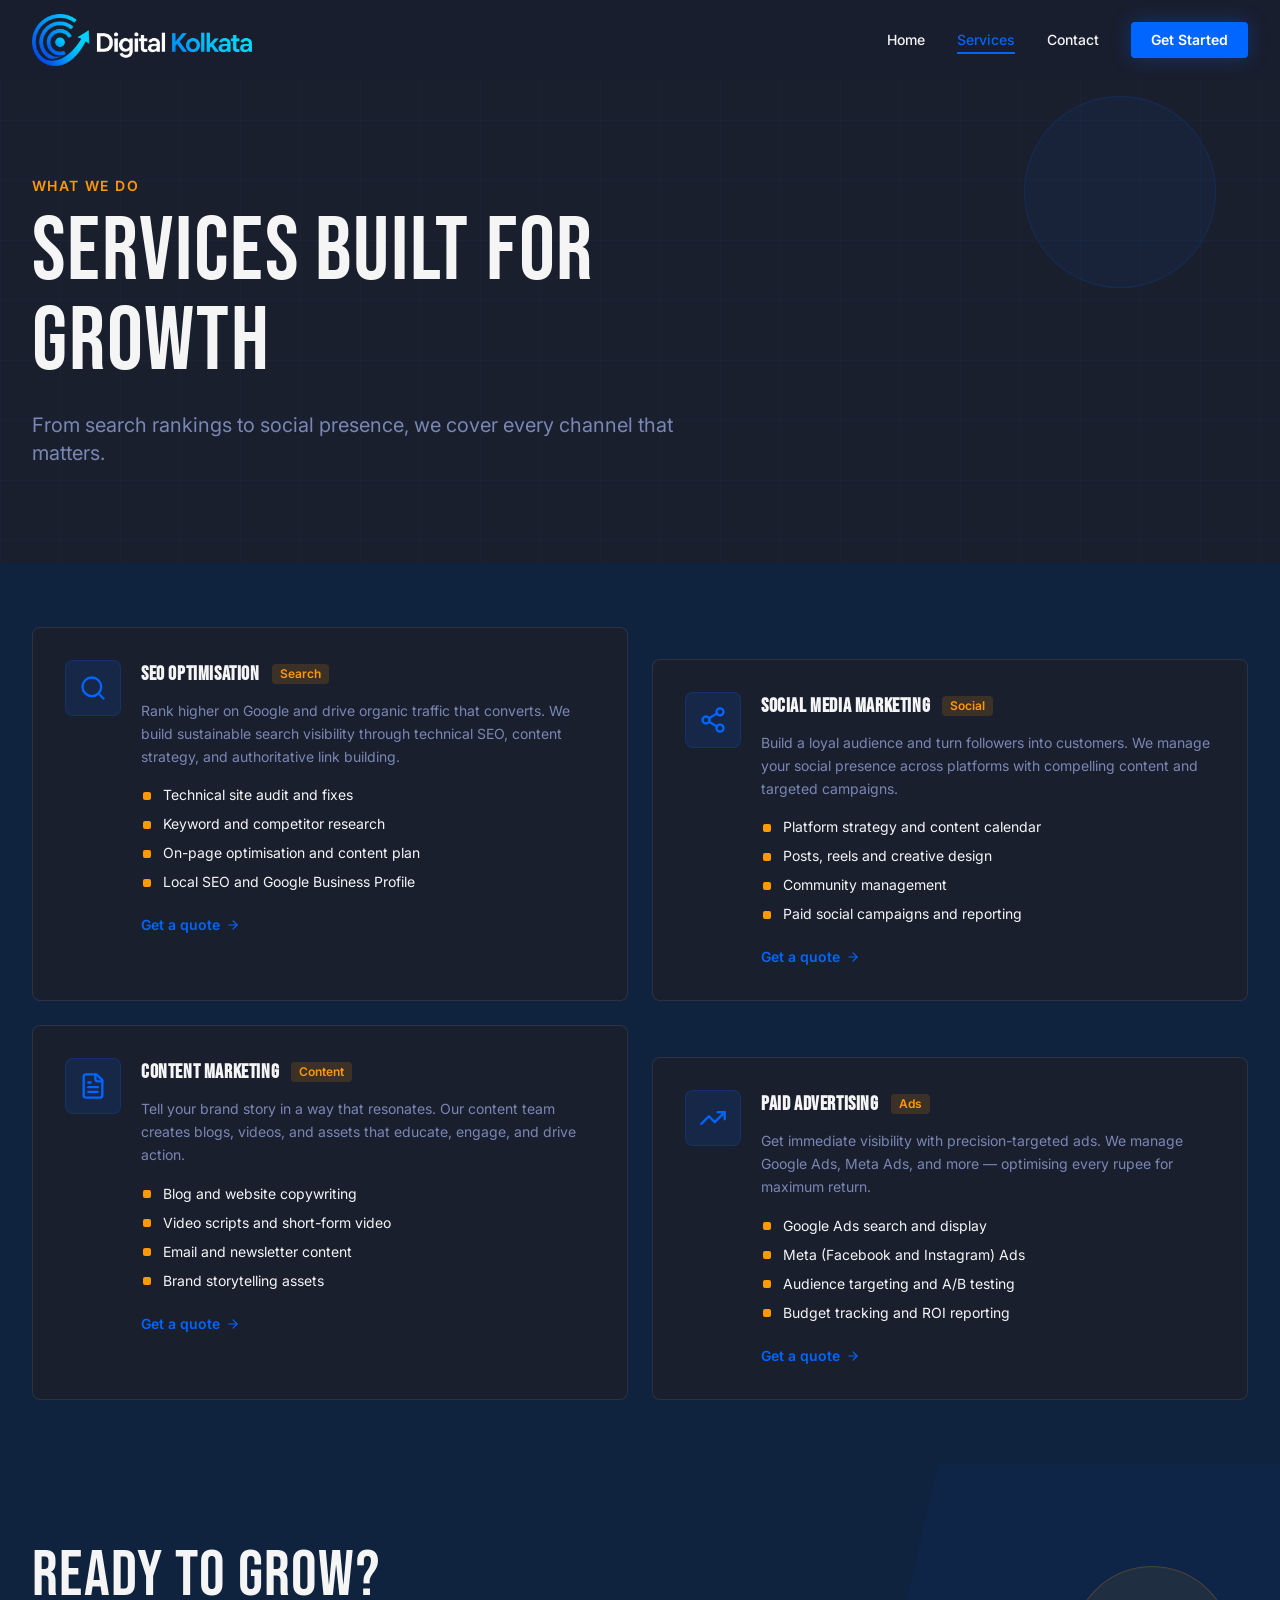
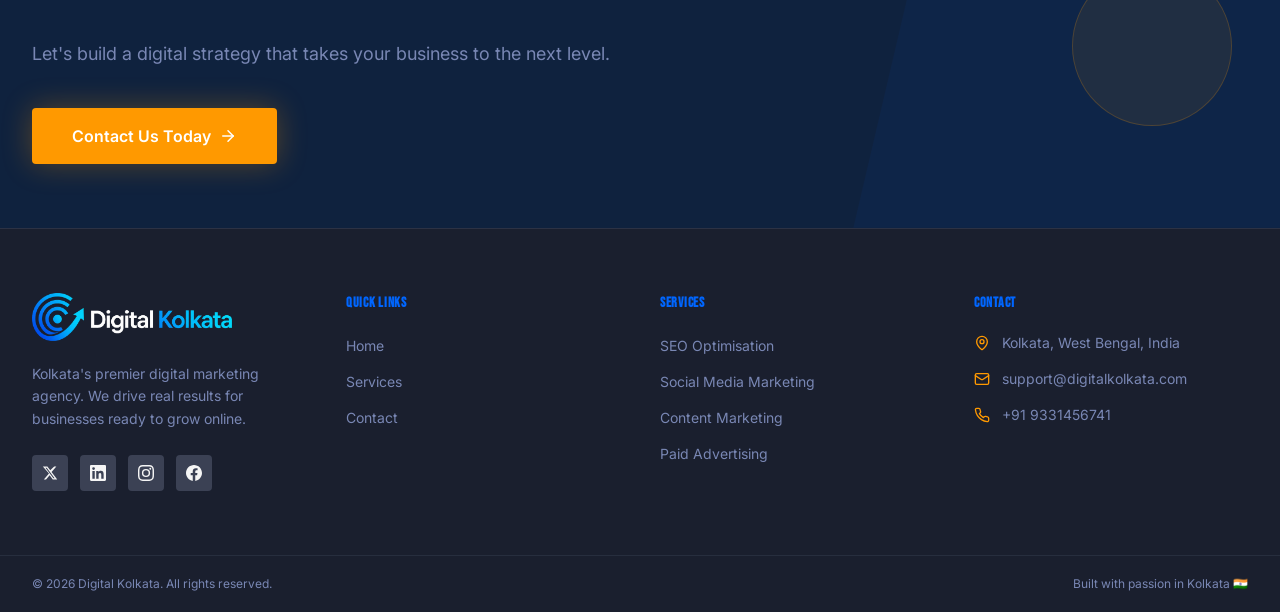
<file: services.html>
<!DOCTYPE html>
<html lang="en">
<head>
<meta charset="utf-8">
<meta name="viewport" content="width=device-width, initial-scale=1.0">
<title>Services — Digital Kolkata</title>
<meta name="description" content="SEO, social media marketing, content marketing and paid advertising services from Digital Kolkata, a digital marketing agency in Kolkata.">
<meta name="theme-color" content="#1a2030">
<meta property="og:title" content="Services — Digital Kolkata">
<meta property="og:description" content="SEO, social media marketing, content marketing and paid advertising services from Digital Kolkata, a digital marketing agency in Kolkata.">
<meta property="og:type" content="website">
<meta property="og:site_name" content="Digital Kolkata">
<meta name="twitter:card" content="summary_large_image">
<link rel="icon" href="assets/img/favicon.svg" type="image/svg+xml">
<link rel="preconnect" href="https://fonts.googleapis.com">
<link rel="preconnect" href="https://fonts.gstatic.com" crossorigin>
<link rel="stylesheet" href="https://fonts.googleapis.com/css2?family=Bebas+Neue:wght@400&family=Inter:wght@400;500;600;700&display=swap">
<link rel="stylesheet" href="assets/css/styles.css">
<link rel="stylesheet" href="assets/css/extra.css">
<script>document.documentElement.classList.add("js")</script>
</head>
<body>
<div id="app"><div class="min-h-screen bg-background flex flex-col">
<header id="site-header" class="fixed top-0 left-0 right-0 z-50 transition-all duration-300" style="background: hsl(var(--header-bg) / 0.85); backdrop-filter: blur(12px);">
<div class="max-w-7xl mx-auto px-6 lg:px-8"><div class="flex items-center justify-between h-16 md:h-20">
<a class="flex items-center shrink-0" href="index.html"><img alt="Digital Kolkata" class="block h-auto max-h-14 md:max-h-16 w-auto max-w-[220px] object-contain self-center" src="assets/img/logo.png" width="220" height="53"></a>
<nav aria-label="Main navigation" class="hidden md:flex items-center gap-8"><a class="relative text-sm font-medium transition-colors duration-200 group" href="index.html" style="color: hsl(var(--foreground));">Home<span class="absolute -bottom-1 left-0 h-0.5 transition-all duration-300 ease-out" style="background: hsl(var(--primary)); width: 0%;"></span><span class="absolute -bottom-1 left-0 h-0.5 w-0 group-hover:w-full transition-all duration-300 ease-out" style="background: hsl(var(--accent));"></span></a><a class="relative text-sm font-medium transition-colors duration-200 group" href="services.html" style="color: hsl(var(--primary));">Services<span class="absolute -bottom-1 left-0 h-0.5 transition-all duration-300 ease-out" style="background: hsl(var(--primary)); width: 100%;"></span><span class="absolute -bottom-1 left-0 h-0.5 w-0 group-hover:w-full transition-all duration-300 ease-out" style="background: hsl(var(--accent));"></span></a><a class="relative text-sm font-medium transition-colors duration-200 group" href="contact.html" style="color: hsl(var(--foreground));">Contact<span class="absolute -bottom-1 left-0 h-0.5 transition-all duration-300 ease-out" style="background: hsl(var(--primary)); width: 0%;"></span><span class="absolute -bottom-1 left-0 h-0.5 w-0 group-hover:w-full transition-all duration-300 ease-out" style="background: hsl(var(--accent));"></span></a><a class="px-5 py-2 rounded text-sm font-semibold transition-all duration-200 hover:scale-105" href="contact.html" style="background: hsl(var(--primary)); color: hsl(var(--primary-foreground)); box-shadow: 0 0 20px hsl(var(--primary-glow) / 0.3);">Get Started</a></nav>
<button id="menu-btn" class="md:hidden p-2 rounded" aria-label="Open menu" aria-expanded="false" aria-controls="mobile-menu" style="color: hsl(var(--foreground));"><span class="ico-open"><svg xmlns="http://www.w3.org/2000/svg" width="22" height="22" viewBox="0 0 24 24" fill="none" stroke="currentColor" stroke-width="2" stroke-linecap="round" stroke-linejoin="round" class="lucide lucide-menu"><line x1="4" x2="20" y1="12" y2="12"></line><line x1="4" x2="20" y1="6" y2="6"></line><line x1="4" x2="20" y1="18" y2="18"></line></svg></span><span class="ico-close"><svg xmlns="http://www.w3.org/2000/svg" width="22" height="22" viewBox="0 0 24 24" fill="none" stroke="currentColor" stroke-width="2" stroke-linecap="round" stroke-linejoin="round"><path d="M18 6 6 18"></path><path d="m6 6 12 12"></path></svg></span></button>
</div></div>
<nav id="mobile-menu" class="mobile-menu" aria-label="Mobile navigation"><a href="index.html">Home</a><a href="services.html" class="active">Services</a><a href="contact.html">Contact</a><a class="cta" href="contact.html">Get Started</a></nav>
</header>
<main>
<section class="relative overflow-hidden pt-20" style="background: hsl(var(--background));"><div class="absolute inset-0 pointer-events-none"><div class="absolute inset-0" style="background-image: linear-gradient(hsl(var(--primary) / 0.04) 1px, transparent 1px), linear-gradient(90deg, hsl(var(--primary) / 0.04) 1px, transparent 1px); background-size: 60px 60px;"></div><div class="float-1 absolute top-24 right-16 w-48 h-48 rounded-full" style="background: hsl(var(--primary) / 0.06); border: 1px solid hsl(var(--primary) / 0.15);"></div></div><div class="relative max-w-7xl mx-auto px-6 lg:px-8 py-24"><div class="max-w-3xl"><p class="hero-in text-sm font-semibold uppercase tracking-widest mb-3" style="color: hsl(var(--accent));">What We Do</p><h1 class="hero-in mb-6 leading-none" style="font-family: var(--font-heading); font-size: clamp(3rem, 7vw, 6rem); color: hsl(var(--foreground)); letter-spacing: 0.02em;">Services Built for Growth</h1><p class="hero-in text-lg md:text-xl leading-relaxed max-w-2xl" style="color: hsl(var(--muted-foreground));">From search rankings to social presence, we cover every channel that matters.</p></div></div></section>
<section class="py-xxl" style="background: hsl(var(--muted));"><div class="max-w-7xl mx-auto px-6 lg:px-8"><div class="grid grid-cols-1 md:grid-cols-2 gap-6"><div id="search" class="reveal group relative p-8 rounded-lg" style="background: hsl(var(--card)); border: 1px solid hsl(var(--border-subtle) / 0.4); margin-top: 0px;"><div class="absolute inset-0 rounded-lg opacity-0 group-hover:opacity-100 transition-opacity duration-300 pointer-events-none" style="box-shadow: 0 0 40px hsl(var(--primary) / 0.12); border: 1px solid hsl(var(--primary) / 0.25);"></div><div class="flex items-start gap-5"><div class="shrink-0 w-14 h-14 rounded-lg flex items-center justify-center" style="background: hsl(var(--primary) / 0.12); color: hsl(var(--primary)); border: 1px solid hsl(var(--primary) / 0.2);"><svg xmlns="http://www.w3.org/2000/svg" width="28" height="28" viewBox="0 0 24 24" fill="none" stroke="currentColor" stroke-width="2" stroke-linecap="round" stroke-linejoin="round" class="lucide lucide-search"><circle cx="11" cy="11" r="8"></circle><path d="m21 21-4.3-4.3"></path></svg></div><div class="flex-1"><div class="flex items-center gap-3 mb-3"><h3 class="text-xl font-bold" style="font-family: var(--font-heading); color: hsl(var(--foreground)); letter-spacing: 0.03em;">SEO Optimisation</h3><span class="text-xs font-semibold px-2 py-0.5 rounded" style="background: hsl(var(--accent) / 0.15); color: hsl(var(--accent));">Search</span></div><p class="text-sm leading-relaxed mb-4" style="color: hsl(var(--muted-foreground));">Rank higher on Google and drive organic traffic that converts. We build sustainable search visibility through technical SEO, content strategy, and authoritative link building.</p><ul class="svc-list"><li>Technical site audit and fixes</li><li>Keyword and competitor research</li><li>On-page optimisation and content plan</li><li>Local SEO and Google Business Profile</li></ul><a class="inline-flex items-center gap-1.5 text-sm font-semibold transition-all duration-200 group-hover:gap-2.5" href="contact.html" style="color: hsl(var(--primary));">Get a quote <svg xmlns="http://www.w3.org/2000/svg" width="14" height="14" viewBox="0 0 24 24" fill="none" stroke="currentColor" stroke-width="2" stroke-linecap="round" stroke-linejoin="round" class="lucide lucide-arrow-right"><path d="M5 12h14"></path><path d="m12 5 7 7-7 7"></path></svg></a></div></div></div><div id="social" class="reveal group relative p-8 rounded-lg" style="background: hsl(var(--card)); border: 1px solid hsl(var(--border-subtle) / 0.4); margin-top: 2rem;"><div class="absolute inset-0 rounded-lg opacity-0 group-hover:opacity-100 transition-opacity duration-300 pointer-events-none" style="box-shadow: 0 0 40px hsl(var(--primary) / 0.12); border: 1px solid hsl(var(--primary) / 0.25);"></div><div class="flex items-start gap-5"><div class="shrink-0 w-14 h-14 rounded-lg flex items-center justify-center" style="background: hsl(var(--primary) / 0.12); color: hsl(var(--primary)); border: 1px solid hsl(var(--primary) / 0.2);"><svg xmlns="http://www.w3.org/2000/svg" width="28" height="28" viewBox="0 0 24 24" fill="none" stroke="currentColor" stroke-width="2" stroke-linecap="round" stroke-linejoin="round" class="lucide lucide-share2"><circle cx="18" cy="5" r="3"></circle><circle cx="6" cy="12" r="3"></circle><circle cx="18" cy="19" r="3"></circle><line x1="8.59" x2="15.42" y1="13.51" y2="17.49"></line><line x1="15.41" x2="8.59" y1="6.51" y2="10.49"></line></svg></div><div class="flex-1"><div class="flex items-center gap-3 mb-3"><h3 class="text-xl font-bold" style="font-family: var(--font-heading); color: hsl(var(--foreground)); letter-spacing: 0.03em;">Social Media Marketing</h3><span class="text-xs font-semibold px-2 py-0.5 rounded" style="background: hsl(var(--accent) / 0.15); color: hsl(var(--accent));">Social</span></div><p class="text-sm leading-relaxed mb-4" style="color: hsl(var(--muted-foreground));">Build a loyal audience and turn followers into customers. We manage your social presence across platforms with compelling content and targeted campaigns.</p><ul class="svc-list"><li>Platform strategy and content calendar</li><li>Posts, reels and creative design</li><li>Community management</li><li>Paid social campaigns and reporting</li></ul><a class="inline-flex items-center gap-1.5 text-sm font-semibold transition-all duration-200 group-hover:gap-2.5" href="contact.html" style="color: hsl(var(--primary));">Get a quote <svg xmlns="http://www.w3.org/2000/svg" width="14" height="14" viewBox="0 0 24 24" fill="none" stroke="currentColor" stroke-width="2" stroke-linecap="round" stroke-linejoin="round" class="lucide lucide-arrow-right"><path d="M5 12h14"></path><path d="m12 5 7 7-7 7"></path></svg></a></div></div></div><div id="content" class="reveal group relative p-8 rounded-lg" style="background: hsl(var(--card)); border: 1px solid hsl(var(--border-subtle) / 0.4); margin-top: 0px;"><div class="absolute inset-0 rounded-lg opacity-0 group-hover:opacity-100 transition-opacity duration-300 pointer-events-none" style="box-shadow: 0 0 40px hsl(var(--primary) / 0.12); border: 1px solid hsl(var(--primary) / 0.25);"></div><div class="flex items-start gap-5"><div class="shrink-0 w-14 h-14 rounded-lg flex items-center justify-center" style="background: hsl(var(--primary) / 0.12); color: hsl(var(--primary)); border: 1px solid hsl(var(--primary) / 0.2);"><svg xmlns="http://www.w3.org/2000/svg" width="28" height="28" viewBox="0 0 24 24" fill="none" stroke="currentColor" stroke-width="2" stroke-linecap="round" stroke-linejoin="round" class="lucide lucide-file-text"><path d="M15 2H6a2 2 0 0 0-2 2v16a2 2 0 0 0 2 2h12a2 2 0 0 0 2-2V7Z"></path><path d="M14 2v4a2 2 0 0 0 2 2h4"></path><path d="M10 9H8"></path><path d="M16 13H8"></path><path d="M16 17H8"></path></svg></div><div class="flex-1"><div class="flex items-center gap-3 mb-3"><h3 class="text-xl font-bold" style="font-family: var(--font-heading); color: hsl(var(--foreground)); letter-spacing: 0.03em;">Content Marketing</h3><span class="text-xs font-semibold px-2 py-0.5 rounded" style="background: hsl(var(--accent) / 0.15); color: hsl(var(--accent));">Content</span></div><p class="text-sm leading-relaxed mb-4" style="color: hsl(var(--muted-foreground));">Tell your brand story in a way that resonates. Our content team creates blogs, videos, and assets that educate, engage, and drive action.</p><ul class="svc-list"><li>Blog and website copywriting</li><li>Video scripts and short-form video</li><li>Email and newsletter content</li><li>Brand storytelling assets</li></ul><a class="inline-flex items-center gap-1.5 text-sm font-semibold transition-all duration-200 group-hover:gap-2.5" href="contact.html" style="color: hsl(var(--primary));">Get a quote <svg xmlns="http://www.w3.org/2000/svg" width="14" height="14" viewBox="0 0 24 24" fill="none" stroke="currentColor" stroke-width="2" stroke-linecap="round" stroke-linejoin="round" class="lucide lucide-arrow-right"><path d="M5 12h14"></path><path d="m12 5 7 7-7 7"></path></svg></a></div></div></div><div id="ads" class="reveal group relative p-8 rounded-lg" style="background: hsl(var(--card)); border: 1px solid hsl(var(--border-subtle) / 0.4); margin-top: 2rem;"><div class="absolute inset-0 rounded-lg opacity-0 group-hover:opacity-100 transition-opacity duration-300 pointer-events-none" style="box-shadow: 0 0 40px hsl(var(--primary) / 0.12); border: 1px solid hsl(var(--primary) / 0.25);"></div><div class="flex items-start gap-5"><div class="shrink-0 w-14 h-14 rounded-lg flex items-center justify-center" style="background: hsl(var(--primary) / 0.12); color: hsl(var(--primary)); border: 1px solid hsl(var(--primary) / 0.2);"><svg xmlns="http://www.w3.org/2000/svg" width="28" height="28" viewBox="0 0 24 24" fill="none" stroke="currentColor" stroke-width="2" stroke-linecap="round" stroke-linejoin="round" class="lucide lucide-trending-up"><polyline points="22 7 13.5 15.5 8.5 10.5 2 17"></polyline><polyline points="16 7 22 7 22 13"></polyline></svg></div><div class="flex-1"><div class="flex items-center gap-3 mb-3"><h3 class="text-xl font-bold" style="font-family: var(--font-heading); color: hsl(var(--foreground)); letter-spacing: 0.03em;">Paid Advertising</h3><span class="text-xs font-semibold px-2 py-0.5 rounded" style="background: hsl(var(--accent) / 0.15); color: hsl(var(--accent));">Ads</span></div><p class="text-sm leading-relaxed mb-4" style="color: hsl(var(--muted-foreground));">Get immediate visibility with precision-targeted ads. We manage Google Ads, Meta Ads, and more — optimising every rupee for maximum return.</p><ul class="svc-list"><li>Google Ads search and display</li><li>Meta (Facebook and Instagram) Ads</li><li>Audience targeting and A/B testing</li><li>Budget tracking and ROI reporting</li></ul><a class="inline-flex items-center gap-1.5 text-sm font-semibold transition-all duration-200 group-hover:gap-2.5" href="contact.html" style="color: hsl(var(--primary));">Get a quote <svg xmlns="http://www.w3.org/2000/svg" width="14" height="14" viewBox="0 0 24 24" fill="none" stroke="currentColor" stroke-width="2" stroke-linecap="round" stroke-linejoin="round" class="lucide lucide-arrow-right"><path d="M5 12h14"></path><path d="m12 5 7 7-7 7"></path></svg></a></div></div></div></div></div></section>
<section class="py-xxl relative overflow-hidden" style="background: hsl(var(--muted));"><div class="absolute right-0 top-0 bottom-0 w-1/3 pointer-events-none" style="background: hsl(var(--primary) / 0.05); clip-path: polygon(20% 0%, 100% 0%, 100% 100%, 0% 100%);"></div><div class="absolute right-12 top-1/2 -translate-y-1/2 w-40 h-40 rounded-full pointer-events-none" style="background: hsl(var(--accent) / 0.08); border: 1px solid hsl(var(--accent) / 0.2);"></div><div class="relative max-w-7xl mx-auto px-6 lg:px-8"><div class="max-w-2xl"><h2 class="reveal mb-4" style="font-family: var(--font-heading); font-size: clamp(2.5rem, 5vw, 4.5rem); color: hsl(var(--foreground)); letter-spacing: 0.02em;">Ready to Grow?</h2><p class="reveal text-lg mb-10" style="color: hsl(var(--muted-foreground));">Let's build a digital strategy that takes your business to the next level.</p><div class="reveal"><a class="inline-flex items-center gap-2 px-10 py-4 rounded font-semibold text-base transition-all duration-200 hover:scale-105 hover:gap-3" href="contact.html" style="background: hsl(var(--accent)); color: hsl(var(--accent-foreground)); box-shadow: 0 0 30px hsl(var(--accent) / 0.3);">Contact Us Today <svg xmlns="http://www.w3.org/2000/svg" width="18" height="18" viewBox="0 0 24 24" fill="none" stroke="currentColor" stroke-width="2" stroke-linecap="round" stroke-linejoin="round" class="lucide lucide-arrow-right"><path d="M5 12h14"></path><path d="m12 5 7 7-7 7"></path></svg></a></div></div></div></section>
</main>
<footer style="background: hsl(var(--background)); border-top: 1px solid hsl(var(--border-subtle) / 0.4);"><div class="max-w-7xl mx-auto px-6 lg:px-8 py-16"><div class="grid grid-cols-1 md:grid-cols-2 lg:grid-cols-4 gap-10"><div class="lg:col-span-1"><a class="inline-block mb-4" href="index.html"><img alt="Digital Kolkata" class="block h-auto max-h-14 w-auto max-w-[200px] object-contain" src="assets/img/logo.png"></a><p class="text-sm leading-relaxed mb-6" style="color: hsl(var(--muted-foreground));">Kolkata's premier digital marketing agency. We drive real results for businesses ready to grow online.</p><div class="flex gap-3"><a href="#" aria-label="X (Twitter)" class="w-9 h-9 rounded flex items-center justify-center transition-all duration-200 hover:scale-110" style="background: hsl(var(--social-icon-bg)); color: hsl(var(--foreground));"><svg width="16" height="16" viewBox="0 0 24 24" fill="currentColor" aria-hidden="true"><path d="M18.244 2.25h3.308l-7.227 8.26 8.502 11.24H16.17l-4.714-6.231-5.401 6.231H2.744l7.73-8.835L1.254 2.25H8.08l4.253 5.622 5.911-5.622Zm-1.161 17.52h1.833L7.084 4.126H5.117z"></path></svg></a><a href="#" aria-label="LinkedIn" class="w-9 h-9 rounded flex items-center justify-center transition-all duration-200 hover:scale-110" style="background: hsl(var(--social-icon-bg)); color: hsl(var(--foreground));"><svg width="16" height="16" viewBox="0 0 24 24" fill="currentColor" aria-hidden="true"><path d="M20.447 20.452h-3.554v-5.569c0-1.328-.027-3.037-1.852-3.037-1.853 0-2.136 1.445-2.136 2.939v5.667H9.351V9h3.414v1.561h.046c.477-.9 1.637-1.85 3.37-1.85 3.601 0 4.267 2.37 4.267 5.455v6.286zM5.337 7.433a2.062 2.062 0 0 1-2.063-2.065 2.064 2.064 0 1 1 2.063 2.065zm1.782 13.019H3.555V9h3.564v11.452zM22.225 0H1.771C.792 0 0 .774 0 1.729v20.542C0 23.227.792 24 1.771 24h20.451C23.2 24 24 23.227 24 22.271V1.729C24 .774 23.2 0 22.222 0h.003z"></path></svg></a><a href="#" aria-label="Instagram" class="w-9 h-9 rounded flex items-center justify-center transition-all duration-200 hover:scale-110" style="background: hsl(var(--social-icon-bg)); color: hsl(var(--foreground));"><svg width="16" height="16" viewBox="0 0 24 24" fill="currentColor" aria-hidden="true"><path d="M12 2.163c3.204 0 3.584.012 4.85.07 3.252.148 4.771 1.691 4.919 4.919.058 1.265.069 1.645.069 4.849 0 3.205-.012 3.584-.069 4.849-.149 3.225-1.664 4.771-4.919 4.919-1.266.058-1.644.07-4.85.07-3.204 0-3.584-.012-4.849-.07-3.26-.149-4.771-1.699-4.919-4.92-.058-1.265-.07-1.644-.07-4.849 0-3.204.013-3.583.07-4.849.149-3.227 1.664-4.771 4.919-4.919 1.266-.057 1.645-.069 4.849-.069zM12 0C8.741 0 8.333.014 7.053.072 2.695.272.273 2.69.073 7.052.014 8.333 0 8.741 0 12c0 3.259.014 3.668.072 4.948.2 4.358 2.618 6.78 6.98 6.98C8.333 23.986 8.741 24 12 24c3.259 0 3.668-.014 4.948-.072 4.354-.2 6.782-2.618 6.979-6.98.059-1.28.073-1.689.073-4.948 0-3.259-.014-3.667-.072-4.947-.196-4.354-2.617-6.78-6.979-6.98C15.668.014 15.259 0 12 0zm0 5.838a6.162 6.162 0 1 0 0 12.324 6.162 6.162 0 0 0 0-12.324zM12 16a4 4 0 1 1 0-8 4 4 0 0 1 0 8zm6.406-11.845a1.44 1.44 0 1 0 0 2.881 1.44 1.44 0 0 0 0-2.881z"></path></svg></a><a href="#" aria-label="Facebook" class="w-9 h-9 rounded flex items-center justify-center transition-all duration-200 hover:scale-110" style="background: hsl(var(--social-icon-bg)); color: hsl(var(--foreground));"><svg width="16" height="16" viewBox="0 0 24 24" fill="currentColor" aria-hidden="true"><path d="M24 12.073c0-6.627-5.373-12-12-12s-12 5.373-12 12c0 5.99 4.388 10.954 10.125 11.854v-8.385H7.078v-3.47h3.047V9.43c0-3.007 1.792-4.669 4.533-4.669 1.312 0 2.686.235 2.686.235v2.953H15.83c-1.491 0-1.956.925-1.956 1.874v2.25h3.328l-.532 3.47h-2.796v8.385C19.612 23.027 24 18.062 24 12.073z"></path></svg></a></div></div><div><h3 class="text-sm font-semibold uppercase tracking-wider mb-5" style="color: hsl(var(--primary));">Quick Links</h3><ul class="space-y-3"><li><a class="text-sm transition-colors duration-200 hover:text-primary" href="index.html" style="color: hsl(var(--muted-foreground));">Home</a></li><li><a class="text-sm transition-colors duration-200 hover:text-primary" href="services.html" style="color: hsl(var(--muted-foreground));">Services</a></li><li><a class="text-sm transition-colors duration-200 hover:text-primary" href="contact.html" style="color: hsl(var(--muted-foreground));">Contact</a></li></ul></div><div><h3 class="text-sm font-semibold uppercase tracking-wider mb-5" style="color: hsl(var(--primary));">Services</h3><ul class="space-y-3"><li><a class="text-sm transition-colors duration-200 hover:text-primary" href="services.html" style="color: hsl(var(--muted-foreground));">SEO Optimisation</a></li><li><a class="text-sm transition-colors duration-200 hover:text-primary" href="services.html" style="color: hsl(var(--muted-foreground));">Social Media Marketing</a></li><li><a class="text-sm transition-colors duration-200 hover:text-primary" href="services.html" style="color: hsl(var(--muted-foreground));">Content Marketing</a></li><li><a class="text-sm transition-colors duration-200 hover:text-primary" href="services.html" style="color: hsl(var(--muted-foreground));">Paid Advertising</a></li></ul></div><div><h3 class="text-sm font-semibold uppercase tracking-wider mb-5" style="color: hsl(var(--primary));">Contact</h3><ul class="space-y-4"><li class="flex items-start gap-3"><svg xmlns="http://www.w3.org/2000/svg" width="16" height="16" viewBox="0 0 24 24" fill="none" stroke="currentColor" stroke-width="2" stroke-linecap="round" stroke-linejoin="round" class="lucide lucide-map-pin mt-0.5 shrink-0" style="color: hsl(var(--accent));"><path d="M20 10c0 4.993-5.539 10.193-7.399 11.799a1 1 0 0 1-1.202 0C9.539 20.193 4 14.993 4 10a8 8 0 0 1 16 0"></path><circle cx="12" cy="10" r="3"></circle></svg><span class="text-sm" style="color: hsl(var(--muted-foreground));">Kolkata, West Bengal, India</span></li><li class="flex items-center gap-3"><svg xmlns="http://www.w3.org/2000/svg" width="16" height="16" viewBox="0 0 24 24" fill="none" stroke="currentColor" stroke-width="2" stroke-linecap="round" stroke-linejoin="round" class="lucide lucide-mail shrink-0" style="color: hsl(var(--accent));"><rect width="20" height="16" x="2" y="4" rx="2"></rect><path d="m22 7-8.97 5.7a1.94 1.94 0 0 1-2.06 0L2 7"></path></svg><a href="mailto:hello@digitalkolkata.com" class="text-sm transition-colors duration-200 hover:text-primary" style="color: hsl(var(--muted-foreground));">support@digitalkolkata.com</a></li><li class="flex items-center gap-3"><svg xmlns="http://www.w3.org/2000/svg" width="16" height="16" viewBox="0 0 24 24" fill="none" stroke="currentColor" stroke-width="2" stroke-linecap="round" stroke-linejoin="round" class="lucide lucide-phone shrink-0" style="color: hsl(var(--accent));"><path d="M22 16.92v3a2 2 0 0 1-2.18 2 19.79 19.79 0 0 1-8.63-3.07 19.5 19.5 0 0 1-6-6 19.79 19.79 0 0 1-3.07-8.67A2 2 0 0 1 4.11 2h3a2 2 0 0 1 2 1.72 12.84 12.84 0 0 0 .7 2.81 2 2 0 0 1-.45 2.11L8.09 9.91a16 16 0 0 0 6 6l1.27-1.27a2 2 0 0 1 2.11-.45 12.84 12.84 0 0 0 2.81.7A2 2 0 0 1 22 16.92z"></path></svg><a href="tel:+919800000000" class="text-sm transition-colors duration-200 hover:text-primary" style="color: hsl(var(--muted-foreground));">+91 9331456741</a></li></ul></div></div></div><div style="border-top: 1px solid hsl(var(--border-subtle) / 0.3);"><div class="max-w-7xl mx-auto px-6 lg:px-8 py-5 flex flex-col sm:flex-row items-center justify-between gap-3"><p class="text-xs" style="color: hsl(var(--muted-foreground));">© 2026 Digital Kolkata. All rights reserved.</p><p class="text-xs" style="color: hsl(var(--muted-foreground));">Built with passion in Kolkata 🇮🇳</p></div></div></footer>
</div></div>
<div id="toast" class="toast" role="status" aria-live="polite"></div>
<script src="assets/js/main.js" defer></script>
</body>
</html>
</file>
<file: assets/css/styles.css>
*, ::before, ::after{
  --tw-border-spacing-x: 0;
  --tw-border-spacing-y: 0;
  --tw-translate-x: 0;
  --tw-translate-y: 0;
  --tw-rotate: 0;
  --tw-skew-x: 0;
  --tw-skew-y: 0;
  --tw-scale-x: 1;
  --tw-scale-y: 1;
  --tw-pan-x:  ;
  --tw-pan-y:  ;
  --tw-pinch-zoom:  ;
  --tw-scroll-snap-strictness: proximity;
  --tw-gradient-from-position:  ;
  --tw-gradient-via-position:  ;
  --tw-gradient-to-position:  ;
  --tw-ordinal:  ;
  --tw-slashed-zero:  ;
  --tw-numeric-figure:  ;
  --tw-numeric-spacing:  ;
  --tw-numeric-fraction:  ;
  --tw-ring-inset:  ;
  --tw-ring-offset-width: 0px;
  --tw-ring-offset-color: #fff;
  --tw-ring-color: rgb(59 130 246 / 0.5);
  --tw-ring-offset-shadow: 0 0 #0000;
  --tw-ring-shadow: 0 0 #0000;
  --tw-shadow: 0 0 #0000;
  --tw-shadow-colored: 0 0 #0000;
  --tw-blur:  ;
  --tw-brightness:  ;
  --tw-contrast:  ;
  --tw-grayscale:  ;
  --tw-hue-rotate:  ;
  --tw-invert:  ;
  --tw-saturate:  ;
  --tw-sepia:  ;
  --tw-drop-shadow:  ;
  --tw-backdrop-blur:  ;
  --tw-backdrop-brightness:  ;
  --tw-backdrop-contrast:  ;
  --tw-backdrop-grayscale:  ;
  --tw-backdrop-hue-rotate:  ;
  --tw-backdrop-invert:  ;
  --tw-backdrop-opacity:  ;
  --tw-backdrop-saturate:  ;
  --tw-backdrop-sepia:  ;
  --tw-contain-size:  ;
  --tw-contain-layout:  ;
  --tw-contain-paint:  ;
  --tw-contain-style:  ;
}

::backdrop{
  --tw-border-spacing-x: 0;
  --tw-border-spacing-y: 0;
  --tw-translate-x: 0;
  --tw-translate-y: 0;
  --tw-rotate: 0;
  --tw-skew-x: 0;
  --tw-skew-y: 0;
  --tw-scale-x: 1;
  --tw-scale-y: 1;
  --tw-pan-x:  ;
  --tw-pan-y:  ;
  --tw-pinch-zoom:  ;
  --tw-scroll-snap-strictness: proximity;
  --tw-gradient-from-position:  ;
  --tw-gradient-via-position:  ;
  --tw-gradient-to-position:  ;
  --tw-ordinal:  ;
  --tw-slashed-zero:  ;
  --tw-numeric-figure:  ;
  --tw-numeric-spacing:  ;
  --tw-numeric-fraction:  ;
  --tw-ring-inset:  ;
  --tw-ring-offset-width: 0px;
  --tw-ring-offset-color: #fff;
  --tw-ring-color: rgb(59 130 246 / 0.5);
  --tw-ring-offset-shadow: 0 0 #0000;
  --tw-ring-shadow: 0 0 #0000;
  --tw-shadow: 0 0 #0000;
  --tw-shadow-colored: 0 0 #0000;
  --tw-blur:  ;
  --tw-brightness:  ;
  --tw-contrast:  ;
  --tw-grayscale:  ;
  --tw-hue-rotate:  ;
  --tw-invert:  ;
  --tw-saturate:  ;
  --tw-sepia:  ;
  --tw-drop-shadow:  ;
  --tw-backdrop-blur:  ;
  --tw-backdrop-brightness:  ;
  --tw-backdrop-contrast:  ;
  --tw-backdrop-grayscale:  ;
  --tw-backdrop-hue-rotate:  ;
  --tw-backdrop-invert:  ;
  --tw-backdrop-opacity:  ;
  --tw-backdrop-saturate:  ;
  --tw-backdrop-sepia:  ;
  --tw-contain-size:  ;
  --tw-contain-layout:  ;
  --tw-contain-paint:  ;
  --tw-contain-style:  ;
}

/*
! tailwindcss v3.4.19 | MIT License | https://tailwindcss.com
*//*
1. Prevent padding and border from affecting element width. (https://github.com/mozdevs/cssremedy/issues/4)
2. Allow adding a border to an element by just adding a border-width. (https://github.com/tailwindcss/tailwindcss/pull/116)
*/

*,
::before,
::after {
  box-sizing: border-box; /* 1 */
  border-width: 0; /* 2 */
  border-style: solid; /* 2 */
  border-color: #e5e7eb; /* 2 */
}

::before,
::after {
  --tw-content: '';
}

/*
1. Use a consistent sensible line-height in all browsers.
2. Prevent adjustments of font size after orientation changes in iOS.
3. Use a more readable tab size.
4. Use the user's configured `sans` font-family by default.
5. Use the user's configured `sans` font-feature-settings by default.
6. Use the user's configured `sans` font-variation-settings by default.
7. Disable tap highlights on iOS
*/

html,
:host {
  line-height: 1.5; /* 1 */
  -webkit-text-size-adjust: 100%; /* 2 */
  -moz-tab-size: 4; /* 3 */
  -o-tab-size: 4;
     tab-size: 4; /* 3 */
  font-family: var(--font-sans); /* 4 */
  font-feature-settings: normal; /* 5 */
  font-variation-settings: normal; /* 6 */
  -webkit-tap-highlight-color: transparent; /* 7 */
}

/*
1. Remove the margin in all browsers.
2. Inherit line-height from `html` so users can set them as a class directly on the `html` element.
*/

body {
  margin: 0; /* 1 */
  line-height: inherit; /* 2 */
}

/*
1. Add the correct height in Firefox.
2. Correct the inheritance of border color in Firefox. (https://bugzilla.mozilla.org/show_bug.cgi?id=190655)
3. Ensure horizontal rules are visible by default.
*/

hr {
  height: 0; /* 1 */
  color: inherit; /* 2 */
  border-top-width: 1px; /* 3 */
}

/*
Add the correct text decoration in Chrome, Edge, and Safari.
*/

abbr:where([title]) {
  -webkit-text-decoration: underline dotted;
          text-decoration: underline dotted;
}

/*
Remove the default font size and weight for headings.
*/

h1,
h2,
h3,
h4,
h5,
h6 {
  font-size: inherit;
  font-weight: inherit;
}

/*
Reset links to optimize for opt-in styling instead of opt-out.
*/

a {
  color: inherit;
  text-decoration: inherit;
}

/*
Add the correct font weight in Edge and Safari.
*/

b,
strong {
  font-weight: bolder;
}

/*
1. Use the user's configured `mono` font-family by default.
2. Use the user's configured `mono` font-feature-settings by default.
3. Use the user's configured `mono` font-variation-settings by default.
4. Correct the odd `em` font sizing in all browsers.
*/

code,
kbd,
samp,
pre {
  font-family: var(--font-mono); /* 1 */
  font-feature-settings: normal; /* 2 */
  font-variation-settings: normal; /* 3 */
  font-size: 1em; /* 4 */
}

/*
Add the correct font size in all browsers.
*/

small {
  font-size: 80%;
}

/*
Prevent `sub` and `sup` elements from affecting the line height in all browsers.
*/

sub,
sup {
  font-size: 75%;
  line-height: 0;
  position: relative;
  vertical-align: baseline;
}

sub {
  bottom: -0.25em;
}

sup {
  top: -0.5em;
}

/*
1. Remove text indentation from table contents in Chrome and Safari. (https://bugs.chromium.org/p/chromium/issues/detail?id=999088, https://bugs.webkit.org/show_bug.cgi?id=201297)
2. Correct table border color inheritance in all Chrome and Safari. (https://bugs.chromium.org/p/chromium/issues/detail?id=935729, https://bugs.webkit.org/show_bug.cgi?id=195016)
3. Remove gaps between table borders by default.
*/

table {
  text-indent: 0; /* 1 */
  border-color: inherit; /* 2 */
  border-collapse: collapse; /* 3 */
}

/*
1. Change the font styles in all browsers.
2. Remove the margin in Firefox and Safari.
3. Remove default padding in all browsers.
*/

button,
input,
optgroup,
select,
textarea {
  font-family: inherit; /* 1 */
  font-feature-settings: inherit; /* 1 */
  font-variation-settings: inherit; /* 1 */
  font-size: 100%; /* 1 */
  font-weight: inherit; /* 1 */
  line-height: inherit; /* 1 */
  letter-spacing: inherit; /* 1 */
  color: inherit; /* 1 */
  margin: 0; /* 2 */
  padding: 0; /* 3 */
}

/*
Remove the inheritance of text transform in Edge and Firefox.
*/

button,
select {
  text-transform: none;
}

/*
1. Correct the inability to style clickable types in iOS and Safari.
2. Remove default button styles.
*/

button,
input:where([type='button']),
input:where([type='reset']),
input:where([type='submit']) {
  -webkit-appearance: button; /* 1 */
  background-color: transparent; /* 2 */
  background-image: none; /* 2 */
}

/*
Use the modern Firefox focus style for all focusable elements.
*/

:-moz-focusring {
  outline: auto;
}

/*
Remove the additional `:invalid` styles in Firefox. (https://github.com/mozilla/gecko-dev/blob/2f9eacd9d3d995c937b4251a5557d95d494c9be1/layout/style/res/forms.css#L728-L737)
*/

:-moz-ui-invalid {
  box-shadow: none;
}

/*
Add the correct vertical alignment in Chrome and Firefox.
*/

progress {
  vertical-align: baseline;
}

/*
Correct the cursor style of increment and decrement buttons in Safari.
*/

::-webkit-inner-spin-button,
::-webkit-outer-spin-button {
  height: auto;
}

/*
1. Correct the odd appearance in Chrome and Safari.
2. Correct the outline style in Safari.
*/

[type='search'] {
  -webkit-appearance: textfield; /* 1 */
  outline-offset: -2px; /* 2 */
}

/*
Remove the inner padding in Chrome and Safari on macOS.
*/

::-webkit-search-decoration {
  -webkit-appearance: none;
}

/*
1. Correct the inability to style clickable types in iOS and Safari.
2. Change font properties to `inherit` in Safari.
*/

::-webkit-file-upload-button {
  -webkit-appearance: button; /* 1 */
  font: inherit; /* 2 */
}

/*
Add the correct display in Chrome and Safari.
*/

summary {
  display: list-item;
}

/*
Removes the default spacing and border for appropriate elements.
*/

blockquote,
dl,
dd,
h1,
h2,
h3,
h4,
h5,
h6,
hr,
figure,
p,
pre {
  margin: 0;
}

fieldset {
  margin: 0;
  padding: 0;
}

legend {
  padding: 0;
}

ol,
ul,
menu {
  list-style: none;
  margin: 0;
  padding: 0;
}

/*
Reset default styling for dialogs.
*/
dialog {
  padding: 0;
}

/*
Prevent resizing textareas horizontally by default.
*/

textarea {
  resize: vertical;
}

/*
1. Reset the default placeholder opacity in Firefox. (https://github.com/tailwindlabs/tailwindcss/issues/3300)
2. Set the default placeholder color to the user's configured gray 400 color.
*/

input::-moz-placeholder, textarea::-moz-placeholder {
  opacity: 1; /* 1 */
  color: #9ca3af; /* 2 */
}

input::placeholder,
textarea::placeholder {
  opacity: 1; /* 1 */
  color: #9ca3af; /* 2 */
}

/*
Set the default cursor for buttons.
*/

button,
[role="button"] {
  cursor: pointer;
}

/*
Make sure disabled buttons don't get the pointer cursor.
*/
:disabled {
  cursor: default;
}

/*
1. Make replaced elements `display: block` by default. (https://github.com/mozdevs/cssremedy/issues/14)
2. Add `vertical-align: middle` to align replaced elements more sensibly by default. (https://github.com/jensimmons/cssremedy/issues/14#issuecomment-634934210)
   This can trigger a poorly considered lint error in some tools but is included by design.
*/

img,
svg,
video,
canvas,
audio,
iframe,
embed,
object {
  display: block; /* 1 */
  vertical-align: middle; /* 2 */
}

/*
Constrain images and videos to the parent width and preserve their intrinsic aspect ratio. (https://github.com/mozdevs/cssremedy/issues/14)
*/

img,
video {
  max-width: 100%;
  height: auto;
}

/* Make elements with the HTML hidden attribute stay hidden by default */
[hidden]:where(:not([hidden="until-found"])) {
  display: none;
}
  :root {
    /* Core Colors */
    --background: 225 28% 14%;
    --foreground: 0 0% 96%;
    --card: 225 28% 14%;
    --card-foreground: 0 0% 96%;
    --popover: 225 28% 14%;
    --popover-foreground: 0 0% 96%;
    --primary: 216 100% 50%;
    --primary-foreground: 0 0% 100%;
    --secondary: 246 100% 50%;
    --secondary-foreground: 0 0% 100%;
    --muted: 216 61% 15%;
    --muted-foreground: 226 28% 59%;
    --accent: 36 100% 50%;
    --accent-foreground: 0 0% 100%;
    --destructive: 0 84% 60%;
    --destructive-foreground: 0 0% 100%;
    --success: 160 84% 39%;
    --success-foreground: 0 0% 100%;
    --warning: 38 92% 50%;
    --warning-foreground: 0 0% 100%;
    --info: 217 91% 60%;
    --info-foreground: 0 0% 100%;
    --border: 226 17% 34%;
    --input: 226 17% 34%;
    --ring: 216 100% 50%;

    /* Extended Colors */
    --chart-1: 216 100% 80%;
    --chart-2: 216 100% 65%;
    --chart-3: 216 100% 50%;
    --chart-4: 216 100% 35%;
    --chart-5: 216 100% 20%;

    /* Sidebar Colors */
    --sidebar: 216 61% 15%;
    --sidebar-foreground: 0 0% 96%;
    --sidebar-primary: 216 100% 50%;
    --sidebar-primary-foreground: 0 0% 100%;
    --sidebar-accent: 36 100% 50%;
    --sidebar-accent-foreground: 0 0% 100%;
    --sidebar-border: 226 17% 34%;
    --sidebar-ring: 216 100% 50%;

    /* Typography */
    --font-sans: "Inter", -apple-system, BlinkMacSystemFont, sans-serif;
    --font-heading: "Bebas Neue", -apple-system, BlinkMacSystemFont, sans-serif;
    --font-serif: ui-serif, Georgia, "Times New Roman", serif;
    --font-mono: ui-monospace, "SF Mono", Monaco, "Cascadia Code", "Roboto Mono", Consolas, "Courier New", monospace;

    /* Custom surface/overlay variables */
    --header-bg: 225 28% 14%;
    --border-subtle: 226 17% 34%;
    --overlay-dark: 225 28% 14%;
    --social-icon-bg: 226 17% 28%;
    --primary-glow: 216 100% 50%;

    /* Border Radius */
    --radius: 0.5rem;
    /* Button radius: the kit's radiusButton is written here at install time;
       the default matches shadcn `rounded-md` (calc(var(--radius) - 2px)) so a
       kit without a button radius renders unchanged. Consumed by the Button
       `cva` via `rounded-[var(--radius-button)]` (AIROBUILD-3249). */
    --radius-button: calc(var(--radius) - 2px);

    /* Spacing scale — every spacing utility takes these rungs: p-base, py-xxl,
       mb-lg, gap-base, mt-xs. Retune the site's rhythm from here. */
    --space-xs: 0.5rem;
    --space-sm: 1rem;
    --space-base: 1.5rem;
    --space-lg: 2rem;
    --space-xl: 3rem;
    --space-xxl: 4rem;
    --space-xxxl: 6rem;

    /* Content container width (max-w-content) */
    --width-content: 72rem;

    /* Shadows */
    --shadow-2xs: 0 1px 3px 0px hsl(0 0% 0% / 0.05);
    --shadow-xs: 0 1px 3px 0px hsl(0 0% 0% / 0.05);
    --shadow-sm: 0 1px 3px 0px hsl(0 0% 0% / 0.10), 0 1px 2px -1px hsl(0 0% 0% / 0.10);
    --shadow: 0 1px 3px 0px hsl(0 0% 0% / 0.10), 0 1px 2px -1px hsl(0 0% 0% / 0.10);
    --shadow-md: 0 1px 3px 0px hsl(0 0% 0% / 0.10), 0 2px 4px -1px hsl(0 0% 0% / 0.10);
    --shadow-lg: 0 1px 3px 0px hsl(0 0% 0% / 0.10), 0 4px 6px -1px hsl(0 0% 0% / 0.10);
    --shadow-xl: 0 1px 3px 0px hsl(0 0% 0% / 0.10), 0 8px 10px -1px hsl(0 0% 0% / 0.10);
    --shadow-2xl: 0 1px 3px 0px hsl(0 0% 0% / 0.25);
  }

  *{
  border-color: hsl(var(--border));
}

  body{
  background-color: hsl(var(--background));
  color: hsl(var(--foreground));
  
    font-family: var(--font-sans);
}

  h1, h2, h3, h4, h5, h6 {
    font-family: var(--font-heading);
  }
.\!container{
  width: 100% !important;
  margin-right: auto !important;
  margin-left: auto !important;
  padding-right: 2rem !important;
  padding-left: 2rem !important;
}
.container{
  width: 100%;
  margin-right: auto;
  margin-left: auto;
  padding-right: 2rem;
  padding-left: 2rem;
}
@media (min-width: 1400px){

  .\!container{
    max-width: 1400px !important;
  }

  .container{
    max-width: 1400px;
  }
}
  /* Defensive: a stray body H1 renders one step below .page-title and is
     visually distinct from the real page title above it. */
.sr-only{
  position: absolute;
  width: 1px;
  height: 1px;
  padding: 0;
  margin: -1px;
  overflow: hidden;
  clip: rect(0, 0, 0, 0);
  white-space: nowrap;
  border-width: 0;
}
.pointer-events-none{
  pointer-events: none;
}
.\!visible{
  visibility: visible !important;
}
.visible{
  visibility: visible;
}
.invisible{
  visibility: hidden;
}
.collapse{
  visibility: collapse;
}
.static{
  position: static;
}
.fixed{
  position: fixed;
}
.absolute{
  position: absolute;
}
.relative{
  position: relative;
}
.inset-0{
  inset: 0px;
}
.inset-x-0{
  left: 0px;
  right: 0px;
}
.inset-y-0{
  top: 0px;
  bottom: 0px;
}
.-bottom-1{
  bottom: -0.25rem;
}
.-bottom-12{
  bottom: -3rem;
}
.-left-12{
  left: -3rem;
}
.-right-1{
  right: -0.25rem;
}
.-right-12{
  right: -3rem;
}
.-top-1{
  top: -0.25rem;
}
.-top-12{
  top: -3rem;
}
.bottom-0{
  bottom: 0px;
}
.bottom-10{
  bottom: 2.5rem;
}
.bottom-32{
  bottom: 8rem;
}
.left-0{
  left: 0px;
}
.left-1\/2{
  left: 50%;
}
.left-10{
  left: 2.5rem;
}
.left-2{
  left: 0.5rem;
}
.left-2\.5{
  left: 0.625rem;
}
.left-5{
  left: 1.25rem;
}
.left-8{
  left: 2rem;
}
.left-\[50\%\]{
  left: 50%;
}
.left-full{
  left: 100%;
}
.right-0{
  right: 0px;
}
.right-10{
  right: 2.5rem;
}
.right-12{
  right: 3rem;
}
.right-16{
  right: 4rem;
}
.right-32{
  right: 8rem;
}
.right-4{
  right: 1rem;
}
.right-8{
  right: 2rem;
}
.top-0{
  top: 0px;
}
.top-1\/2{
  top: 50%;
}
.top-10{
  top: 2.5rem;
}
.top-2\.5{
  top: 0.625rem;
}
.top-24{
  top: 6rem;
}
.top-4{
  top: 1rem;
}
.top-5{
  top: 1.25rem;
}
.top-\[1px\]{
  top: 1px;
}
.top-\[50\%\]{
  top: 50%;
}
.top-\[60\%\]{
  top: 60%;
}
.top-full{
  top: 100%;
}
.z-10{
  z-index: 10;
}
.z-40{
  z-index: 40;
}
.z-50{
  z-index: 50;
}
.z-\[1\]{
  z-index: 1;
}
.-mx-1{
  margin-left: -0.25rem;
  margin-right: -0.25rem;
}
.mx-auto{
  margin-left: auto;
  margin-right: auto;
}
.my-1{
  margin-top: 0.25rem;
  margin-bottom: 0.25rem;
}
.my-4{
  margin-top: 1rem;
  margin-bottom: 1rem;
}
.-ml-4{
  margin-left: -1rem;
}
.-mt-4{
  margin-top: -1rem;
}
.mb-1{
  margin-bottom: 0.25rem;
}
.mb-10{
  margin-bottom: 2.5rem;
}
.mb-16{
  margin-bottom: 4rem;
}
.mb-2{
  margin-bottom: 0.5rem;
}
.mb-3{
  margin-bottom: 0.75rem;
}
.mb-4{
  margin-bottom: 1rem;
}
.mb-5{
  margin-bottom: 1.25rem;
}
.mb-6{
  margin-bottom: 1.5rem;
}
.mb-7{
  margin-bottom: 1.75rem;
}
.mb-8{
  margin-bottom: 2rem;
}
.ml-1{
  margin-left: 0.25rem;
}
.ml-auto{
  margin-left: auto;
}
.mr-1{
  margin-right: 0.25rem;
}
.mr-2{
  margin-right: 0.5rem;
}
.mt-0\.5{
  margin-top: 0.125rem;
}
.mt-1\.5{
  margin-top: 0.375rem;
}
.mt-2{
  margin-top: 0.5rem;
}
.mt-24{
  margin-top: 6rem;
}
.mt-4{
  margin-top: 1rem;
}
.mt-6{
  margin-top: 1.5rem;
}
.mt-auto{
  margin-top: auto;
}
.block{
  display: block;
}
.inline-block{
  display: inline-block;
}
.inline{
  display: inline;
}
.flex{
  display: flex;
}
.inline-flex{
  display: inline-flex;
}
.table{
  display: table;
}
.grid{
  display: grid;
}
.contents{
  display: contents;
}
.list-item{
  display: list-item;
}
.hidden{
  display: none;
}
.aspect-square{
  aspect-ratio: 1 / 1;
}
.size-4{
  width: 1rem;
  height: 1rem;
}
.size-\[--cell-size\]{
  width: var(--cell-size);
  height: var(--cell-size);
}
.h-0\.5{
  height: 0.125rem;
}
.h-1\.5{
  height: 0.375rem;
}
.h-10{
  height: 2.5rem;
}
.h-11{
  height: 2.75rem;
}
.h-12{
  height: 3rem;
}
.h-14{
  height: 3.5rem;
}
.h-16{
  height: 4rem;
}
.h-2{
  height: 0.5rem;
}
.h-2\.5{
  height: 0.625rem;
}
.h-20{
  height: 5rem;
}
.h-3{
  height: 0.75rem;
}
.h-3\.5{
  height: 0.875rem;
}
.h-32{
  height: 8rem;
}
.h-4{
  height: 1rem;
}
.h-40{
  height: 10rem;
}
.h-48{
  height: 12rem;
}
.h-5{
  height: 1.25rem;
}
.h-6{
  height: 1.5rem;
}
.h-8{
  height: 2rem;
}
.h-9{
  height: 2.25rem;
}
.h-\[--cell-size\]{
  height: var(--cell-size);
}
.h-\[1px\]{
  height: 1px;
}
.h-\[250px\]{
  height: 250px;
}
.h-\[300px\]{
  height: 300px;
}
.h-\[var\(--radix-navigation-menu-viewport-height\)\]{
  height: var(--radix-navigation-menu-viewport-height);
}
.h-\[var\(--radix-select-trigger-height\)\]{
  height: var(--radix-select-trigger-height);
}
.h-auto{
  height: auto;
}
.h-full{
  height: 100%;
}
.h-px{
  height: 1px;
}
.h-screen{
  height: 100vh;
}
.max-h-14{
  max-height: 3.5rem;
}
.max-h-\[--radix-context-menu-content-available-height\]{
  max-height: var(--radix-context-menu-content-available-height);
}
.max-h-\[--radix-select-content-available-height\]{
  max-height: var(--radix-select-content-available-height);
}
.max-h-\[300px\]{
  max-height: 300px;
}
.max-h-\[var\(--radix-dropdown-menu-content-available-height\)\]{
  max-height: var(--radix-dropdown-menu-content-available-height);
}
.min-h-\[80px\]{
  min-height: 80px;
}
.min-h-screen{
  min-height: 100vh;
}
.w-0{
  width: 0px;
}
.w-1\.5{
  width: 0.375rem;
}
.w-1\/3{
  width: 33.333333%;
}
.w-10{
  width: 2.5rem;
}
.w-11{
  width: 2.75rem;
}
.w-14{
  width: 3.5rem;
}
.w-16{
  width: 4rem;
}
.w-2{
  width: 0.5rem;
}
.w-2\.5{
  width: 0.625rem;
}
.w-20{
  width: 5rem;
}
.w-3{
  width: 0.75rem;
}
.w-3\.5{
  width: 0.875rem;
}
.w-3\/4{
  width: 75%;
}
.w-32{
  width: 8rem;
}
.w-4{
  width: 1rem;
}
.w-40{
  width: 10rem;
}
.w-48{
  width: 12rem;
}
.w-5{
  width: 1.25rem;
}
.w-56{
  width: 14rem;
}
.w-6{
  width: 1.5rem;
}
.w-64{
  width: 16rem;
}
.w-72{
  width: 18rem;
}
.w-8{
  width: 2rem;
}
.w-9{
  width: 2.25rem;
}
.w-\[--cell-size\]{
  width: var(--cell-size);
}
.w-\[100px\]{
  width: 100px;
}
.w-\[1px\]{
  width: 1px;
}
.w-\[500px\]{
  width: 500px;
}
.w-\[600px\]{
  width: 600px;
}
.w-auto{
  width: auto;
}
.w-fit{
  width: -moz-fit-content;
  width: fit-content;
}
.w-full{
  width: 100%;
}
.w-max{
  width: -moz-max-content;
  width: max-content;
}
.w-px{
  width: 1px;
}
.min-w-0{
  min-width: 0px;
}
.min-w-10{
  min-width: 2.5rem;
}
.min-w-11{
  min-width: 2.75rem;
}
.min-w-9{
  min-width: 2.25rem;
}
.min-w-\[--cell-size\]{
  min-width: var(--cell-size);
}
.min-w-\[12rem\]{
  min-width: 12rem;
}
.min-w-\[20px\]{
  min-width: 20px;
}
.min-w-\[8rem\]{
  min-width: 8rem;
}
.min-w-\[var\(--radix-select-trigger-width\)\]{
  min-width: var(--radix-select-trigger-width);
}
.max-w-2xl{
  max-width: 42rem;
}
.max-w-3xl{
  max-width: 48rem;
}
.max-w-4xl{
  max-width: 56rem;
}
.max-w-6xl{
  max-width: 72rem;
}
.max-w-7xl{
  max-width: 80rem;
}
.max-w-\[200px\]{
  max-width: 200px;
}
.max-w-\[220px\]{
  max-width: 220px;
}
.max-w-full{
  max-width: 100%;
}
.max-w-lg{
  max-width: 32rem;
}
.max-w-max{
  max-width: -moz-max-content;
  max-width: max-content;
}
.max-w-md{
  max-width: 28rem;
}
.max-w-screen-2xl{
  max-width: 1536px;
}
.max-w-screen-lg{
  max-width: 1024px;
}
.max-w-screen-md{
  max-width: 768px;
}
.max-w-screen-sm{
  max-width: 640px;
}
.max-w-screen-xl{
  max-width: 1280px;
}
.max-w-xl{
  max-width: 36rem;
}
.flex-1{
  flex: 1 1 0%;
}
.flex-shrink-0{
  flex-shrink: 0;
}
.shrink-0{
  flex-shrink: 0;
}
.grow{
  flex-grow: 1;
}
.grow-0{
  flex-grow: 0;
}
.basis-full{
  flex-basis: 100%;
}
.caption-bottom{
  caption-side: bottom;
}
.border-collapse{
  border-collapse: collapse;
}
.origin-\[--radix-context-menu-content-transform-origin\]{
  transform-origin: var(--radix-context-menu-content-transform-origin);
}
.origin-\[--radix-dropdown-menu-content-transform-origin\]{
  transform-origin: var(--radix-dropdown-menu-content-transform-origin);
}
.origin-\[--radix-hover-card-content-transform-origin\]{
  transform-origin: var(--radix-hover-card-content-transform-origin);
}
.origin-\[--radix-menubar-content-transform-origin\]{
  transform-origin: var(--radix-menubar-content-transform-origin);
}
.origin-\[--radix-popover-content-transform-origin\]{
  transform-origin: var(--radix-popover-content-transform-origin);
}
.origin-\[--radix-select-content-transform-origin\]{
  transform-origin: var(--radix-select-content-transform-origin);
}
.origin-\[--radix-tooltip-content-transform-origin\]{
  transform-origin: var(--radix-tooltip-content-transform-origin);
}
.-translate-x-1\/2{
  --tw-translate-x: -50%;
  transform: translate(var(--tw-translate-x), var(--tw-translate-y)) rotate(var(--tw-rotate)) skewX(var(--tw-skew-x)) skewY(var(--tw-skew-y)) scaleX(var(--tw-scale-x)) scaleY(var(--tw-scale-y));
}
.-translate-x-full{
  --tw-translate-x: -100%;
  transform: translate(var(--tw-translate-x), var(--tw-translate-y)) rotate(var(--tw-rotate)) skewX(var(--tw-skew-x)) skewY(var(--tw-skew-y)) scaleX(var(--tw-scale-x)) scaleY(var(--tw-scale-y));
}
.-translate-y-1\/2{
  --tw-translate-y: -50%;
  transform: translate(var(--tw-translate-x), var(--tw-translate-y)) rotate(var(--tw-rotate)) skewX(var(--tw-skew-x)) skewY(var(--tw-skew-y)) scaleX(var(--tw-scale-x)) scaleY(var(--tw-scale-y));
}
.translate-x-0{
  --tw-translate-x: 0px;
  transform: translate(var(--tw-translate-x), var(--tw-translate-y)) rotate(var(--tw-rotate)) skewX(var(--tw-skew-x)) skewY(var(--tw-skew-y)) scaleX(var(--tw-scale-x)) scaleY(var(--tw-scale-y));
}
.translate-x-\[-50\%\]{
  --tw-translate-x: -50%;
  transform: translate(var(--tw-translate-x), var(--tw-translate-y)) rotate(var(--tw-rotate)) skewX(var(--tw-skew-x)) skewY(var(--tw-skew-y)) scaleX(var(--tw-scale-x)) scaleY(var(--tw-scale-y));
}
.translate-y-\[-50\%\]{
  --tw-translate-y: -50%;
  transform: translate(var(--tw-translate-x), var(--tw-translate-y)) rotate(var(--tw-rotate)) skewX(var(--tw-skew-x)) skewY(var(--tw-skew-y)) scaleX(var(--tw-scale-x)) scaleY(var(--tw-scale-y));
}
.rotate-45{
  --tw-rotate: 45deg;
  transform: translate(var(--tw-translate-x), var(--tw-translate-y)) rotate(var(--tw-rotate)) skewX(var(--tw-skew-x)) skewY(var(--tw-skew-y)) scaleX(var(--tw-scale-x)) scaleY(var(--tw-scale-y));
}
.rotate-90{
  --tw-rotate: 90deg;
  transform: translate(var(--tw-translate-x), var(--tw-translate-y)) rotate(var(--tw-rotate)) skewX(var(--tw-skew-x)) skewY(var(--tw-skew-y)) scaleX(var(--tw-scale-x)) scaleY(var(--tw-scale-y));
}
.transform{
  transform: translate(var(--tw-translate-x), var(--tw-translate-y)) rotate(var(--tw-rotate)) skewX(var(--tw-skew-x)) skewY(var(--tw-skew-y)) scaleX(var(--tw-scale-x)) scaleY(var(--tw-scale-y));
}
@keyframes pulse{

  50%{
    opacity: .5;
  }
}
.animate-pulse{
  animation: pulse 2s cubic-bezier(0.4, 0, 0.6, 1) infinite;
}
@keyframes spin{

  to{
    transform: rotate(360deg);
  }
}
.animate-spin{
  animation: spin 1s linear infinite;
}
.cursor-default{
  cursor: default;
}
.cursor-pointer{
  cursor: pointer;
}
.touch-none{
  touch-action: none;
}
.select-none{
  -webkit-user-select: none;
     -moz-user-select: none;
          user-select: none;
}
.resize-none{
  resize: none;
}
.resize{
  resize: both;
}
.list-decimal{
  list-style-type: decimal;
}
.list-disc{
  list-style-type: disc;
}
.list-none{
  list-style-type: none;
}
.appearance-none{
  -webkit-appearance: none;
     -moz-appearance: none;
          appearance: none;
}
.grid-cols-1{
  grid-template-columns: repeat(1, minmax(0, 1fr));
}
.grid-cols-2{
  grid-template-columns: repeat(2, minmax(0, 1fr));
}
.flex-row{
  flex-direction: row;
}
.flex-col{
  flex-direction: column;
}
.flex-col-reverse{
  flex-direction: column-reverse;
}
.flex-wrap{
  flex-wrap: wrap;
}
.items-start{
  align-items: flex-start;
}
.items-end{
  align-items: flex-end;
}
.items-center{
  align-items: center;
}
.items-stretch{
  align-items: stretch;
}
.justify-center{
  justify-content: center;
}
.justify-between{
  justify-content: space-between;
}
.gap-1{
  gap: 0.25rem;
}
.gap-1\.5{
  gap: 0.375rem;
}
.gap-10{
  gap: 2.5rem;
}
.gap-12{
  gap: 3rem;
}
.gap-2{
  gap: 0.5rem;
}
.gap-20{
  gap: 5rem;
}
.gap-3{
  gap: 0.75rem;
}
.gap-4{
  gap: 1rem;
}
.gap-5{
  gap: 1.25rem;
}
.gap-6{
  gap: 1.5rem;
}
.gap-8{
  gap: 2rem;
}
.space-x-1 > :not([hidden]) ~ :not([hidden]){
  --tw-space-x-reverse: 0;
  margin-right: calc(0.25rem * var(--tw-space-x-reverse));
  margin-left: calc(0.25rem * calc(1 - var(--tw-space-x-reverse)));
}
.space-y-1 > :not([hidden]) ~ :not([hidden]){
  --tw-space-y-reverse: 0;
  margin-top: calc(0.25rem * calc(1 - var(--tw-space-y-reverse)));
  margin-bottom: calc(0.25rem * var(--tw-space-y-reverse));
}
.space-y-1\.5 > :not([hidden]) ~ :not([hidden]){
  --tw-space-y-reverse: 0;
  margin-top: calc(0.375rem * calc(1 - var(--tw-space-y-reverse)));
  margin-bottom: calc(0.375rem * var(--tw-space-y-reverse));
}
.space-y-2 > :not([hidden]) ~ :not([hidden]){
  --tw-space-y-reverse: 0;
  margin-top: calc(0.5rem * calc(1 - var(--tw-space-y-reverse)));
  margin-bottom: calc(0.5rem * var(--tw-space-y-reverse));
}
.space-y-3 > :not([hidden]) ~ :not([hidden]){
  --tw-space-y-reverse: 0;
  margin-top: calc(0.75rem * calc(1 - var(--tw-space-y-reverse)));
  margin-bottom: calc(0.75rem * var(--tw-space-y-reverse));
}
.space-y-4 > :not([hidden]) ~ :not([hidden]){
  --tw-space-y-reverse: 0;
  margin-top: calc(1rem * calc(1 - var(--tw-space-y-reverse)));
  margin-bottom: calc(1rem * var(--tw-space-y-reverse));
}
.space-y-8 > :not([hidden]) ~ :not([hidden]){
  --tw-space-y-reverse: 0;
  margin-top: calc(2rem * calc(1 - var(--tw-space-y-reverse)));
  margin-bottom: calc(2rem * var(--tw-space-y-reverse));
}
.self-center{
  align-self: center;
}
.overflow-auto{
  overflow: auto;
}
.overflow-hidden{
  overflow: hidden;
}
.overflow-y-auto{
  overflow-y: auto;
}
.overflow-x-hidden{
  overflow-x: hidden;
}
.truncate{
  overflow: hidden;
  text-overflow: ellipsis;
  white-space: nowrap;
}
.whitespace-nowrap{
  white-space: nowrap;
}
.break-words{
  overflow-wrap: break-word;
}
.rounded{
  border-radius: 0.25rem;
}
.rounded-\[inherit\]{
  border-radius: inherit;
}
.rounded-\[var\(--radius-button\)\]{
  border-radius: var(--radius-button);
}
.rounded-full{
  border-radius: 9999px;
}
.rounded-lg{
  border-radius: var(--radius);
}
.rounded-md{
  border-radius: calc(var(--radius) - 2px);
}
.rounded-none{
  border-radius: 0px;
}
.rounded-sm{
  border-radius: calc(var(--radius) - 4px);
}
.rounded-xl{
  border-radius: 0.75rem;
}
.rounded-l-md{
  border-top-left-radius: calc(var(--radius) - 2px);
  border-bottom-left-radius: calc(var(--radius) - 2px);
}
.rounded-r-md{
  border-top-right-radius: calc(var(--radius) - 2px);
  border-bottom-right-radius: calc(var(--radius) - 2px);
}
.rounded-t-\[10px\]{
  border-top-left-radius: 10px;
  border-top-right-radius: 10px;
}
.rounded-tl-sm{
  border-top-left-radius: calc(var(--radius) - 4px);
}
.border{
  border-width: 1px;
}
.border-2{
  border-width: 2px;
}
.border-y{
  border-top-width: 1px;
  border-bottom-width: 1px;
}
.border-b{
  border-bottom-width: 1px;
}
.border-l{
  border-left-width: 1px;
}
.border-r{
  border-right-width: 1px;
}
.border-t{
  border-top-width: 1px;
}
.border-destructive\/50{
  border-color: hsl(var(--destructive) / 0.5);
}
.border-gray-200{
  --tw-border-opacity: 1;
  border-color: rgb(229 231 235 / var(--tw-border-opacity, 1));
}
.border-gray-300{
  --tw-border-opacity: 1;
  border-color: rgb(209 213 219 / var(--tw-border-opacity, 1));
}
.border-input{
  border-color: hsl(var(--input));
}
.border-primary{
  border-color: hsl(var(--primary));
}
.border-transparent{
  border-color: transparent;
}
.border-l-transparent{
  border-left-color: transparent;
}
.border-t-transparent{
  border-top-color: transparent;
}
.bg-accent{
  background-color: hsl(var(--accent));
}
.bg-background{
  background-color: hsl(var(--background));
}
.bg-black\/50{
  background-color: rgb(0 0 0 / 0.5);
}
.bg-black\/80{
  background-color: rgb(0 0 0 / 0.8);
}
.bg-border{
  background-color: hsl(var(--border));
}
.bg-card{
  background-color: hsl(var(--card));
}
.bg-destructive{
  background-color: hsl(var(--destructive));
}
.bg-foreground{
  background-color: hsl(var(--foreground));
}
.bg-gray-100{
  --tw-bg-opacity: 1;
  background-color: rgb(243 244 246 / var(--tw-bg-opacity, 1));
}
.bg-gray-200{
  --tw-bg-opacity: 1;
  background-color: rgb(229 231 235 / var(--tw-bg-opacity, 1));
}
.bg-gray-50{
  --tw-bg-opacity: 1;
  background-color: rgb(249 250 251 / var(--tw-bg-opacity, 1));
}
.bg-gray-50\/50{
  background-color: rgb(249 250 251 / 0.5);
}
.bg-muted{
  background-color: hsl(var(--muted));
}
.bg-muted\/50{
  background-color: hsl(var(--muted) / 0.5);
}
.bg-popover{
  background-color: hsl(var(--popover));
}
.bg-primary{
  background-color: hsl(var(--primary));
}
.bg-red-500{
  --tw-bg-opacity: 1;
  background-color: rgb(239 68 68 / var(--tw-bg-opacity, 1));
}
.bg-secondary{
  background-color: hsl(var(--secondary));
}
.bg-transparent{
  background-color: transparent;
}
.bg-white{
  --tw-bg-opacity: 1;
  background-color: rgb(255 255 255 / var(--tw-bg-opacity, 1));
}
.bg-white\/10{
  background-color: rgb(255 255 255 / 0.1);
}
.bg-gradient-to-b{
  background-image: linear-gradient(to bottom, var(--tw-gradient-stops));
}
.from-background{
  --tw-gradient-from: hsl(var(--background)) var(--tw-gradient-from-position);
  --tw-gradient-to: hsl(var(--background) / 0) var(--tw-gradient-to-position);
  --tw-gradient-stops: var(--tw-gradient-from), var(--tw-gradient-to);
}
.to-muted\/20{
  --tw-gradient-to: hsl(var(--muted) / 0.2) var(--tw-gradient-to-position);
}
.fill-current{
  fill: currentColor;
}
.object-contain{
  -o-object-fit: contain;
     object-fit: contain;
}
.object-cover{
  -o-object-fit: cover;
     object-fit: cover;
}
.p-0{
  padding: 0px;
}
.p-1{
  padding: 0.25rem;
}
.p-2{
  padding: 0.5rem;
}
.p-3{
  padding: 0.75rem;
}
.p-4{
  padding: 1rem;
}
.p-5{
  padding: 1.25rem;
}
.p-6{
  padding: 1.5rem;
}
.p-7{
  padding: 1.75rem;
}
.p-8{
  padding: 2rem;
}
.p-\[1px\]{
  padding: 1px;
}
.px-1{
  padding-left: 0.25rem;
  padding-right: 0.25rem;
}
.px-10{
  padding-left: 2.5rem;
  padding-right: 2.5rem;
}
.px-2{
  padding-left: 0.5rem;
  padding-right: 0.5rem;
}
.px-2\.5{
  padding-left: 0.625rem;
  padding-right: 0.625rem;
}
.px-3{
  padding-left: 0.75rem;
  padding-right: 0.75rem;
}
.px-4{
  padding-left: 1rem;
  padding-right: 1rem;
}
.px-5{
  padding-left: 1.25rem;
  padding-right: 1.25rem;
}
.px-6{
  padding-left: 1.5rem;
  padding-right: 1.5rem;
}
.px-7{
  padding-left: 1.75rem;
  padding-right: 1.75rem;
}
.px-8{
  padding-left: 2rem;
  padding-right: 2rem;
}
.px-\[--cell-size\]{
  padding-left: var(--cell-size);
  padding-right: var(--cell-size);
}
.py-0\.5{
  padding-top: 0.125rem;
  padding-bottom: 0.125rem;
}
.py-1{
  padding-top: 0.25rem;
  padding-bottom: 0.25rem;
}
.py-1\.5{
  padding-top: 0.375rem;
  padding-bottom: 0.375rem;
}
.py-16{
  padding-top: 4rem;
  padding-bottom: 4rem;
}
.py-2{
  padding-top: 0.5rem;
  padding-bottom: 0.5rem;
}
.py-2\.5{
  padding-top: 0.625rem;
  padding-bottom: 0.625rem;
}
.py-24{
  padding-top: 6rem;
  padding-bottom: 6rem;
}
.py-3{
  padding-top: 0.75rem;
  padding-bottom: 0.75rem;
}
.py-3\.5{
  padding-top: 0.875rem;
  padding-bottom: 0.875rem;
}
.py-4{
  padding-top: 1rem;
  padding-bottom: 1rem;
}
.py-5{
  padding-top: 1.25rem;
  padding-bottom: 1.25rem;
}
.py-6{
  padding-top: 1.5rem;
  padding-bottom: 1.5rem;
}
.py-8{
  padding-top: 2rem;
  padding-bottom: 2rem;
}
.py-xxl{
  padding-top: var(--space-xxl, 4rem);
  padding-bottom: var(--space-xxl, 4rem);
}
.pb-16{
  padding-bottom: 4rem;
}
.pb-20{
  padding-bottom: 5rem;
}
.pb-4{
  padding-bottom: 1rem;
}
.pl-2{
  padding-left: 0.5rem;
}
.pl-2\.5{
  padding-left: 0.625rem;
}
.pl-4{
  padding-left: 1rem;
}
.pl-6{
  padding-left: 1.5rem;
}
.pl-8{
  padding-left: 2rem;
}
.pr-1{
  padding-right: 0.25rem;
}
.pr-2{
  padding-right: 0.5rem;
}
.pr-2\.5{
  padding-right: 0.625rem;
}
.pr-3{
  padding-right: 0.75rem;
}
.pt-0{
  padding-top: 0px;
}
.pt-20{
  padding-top: 5rem;
}
.pt-32{
  padding-top: 8rem;
}
.pt-4{
  padding-top: 1rem;
}
.text-left{
  text-align: left;
}
.text-center{
  text-align: center;
}
.text-right{
  text-align: right;
}
.text-justify{
  text-align: justify;
}
.align-middle{
  vertical-align: middle;
}
.text-2xl{
  font-size: 1.5rem;
  line-height: 2rem;
}
.text-3xl{
  font-size: 1.875rem;
  line-height: 2.25rem;
}
.text-4xl{
  font-size: 2.25rem;
  line-height: 2.5rem;
}
.text-5xl{
  font-size: 3rem;
  line-height: 1;
}
.text-6xl{
  font-size: 3.75rem;
  line-height: 1;
}
.text-7xl{
  font-size: 4.5rem;
  line-height: 1;
}
.text-8xl{
  font-size: 6rem;
  line-height: 1;
}
.text-9xl{
  font-size: 8rem;
  line-height: 1;
}
.text-\[0\.8rem\]{
  font-size: 0.8rem;
}
.text-\[10px\]{
  font-size: 10px;
}
.text-base{
  font-size: 1rem;
  line-height: 1.5rem;
}
.text-lg{
  font-size: 1.125rem;
  line-height: 1.75rem;
}
.text-sm{
  font-size: 0.875rem;
  line-height: 1.25rem;
}
.text-xl{
  font-size: 1.25rem;
  line-height: 1.75rem;
}
.text-xs{
  font-size: 0.75rem;
  line-height: 1rem;
}
.font-bold{
  font-weight: 700;
}
.font-medium{
  font-weight: 500;
}
.font-normal{
  font-weight: 400;
}
.font-semibold{
  font-weight: 600;
}
.uppercase{
  text-transform: uppercase;
}
.lowercase{
  text-transform: lowercase;
}
.italic{
  font-style: italic;
}
.ordinal{
  --tw-ordinal: ordinal;
  font-variant-numeric: var(--tw-ordinal) var(--tw-slashed-zero) var(--tw-numeric-figure) var(--tw-numeric-spacing) var(--tw-numeric-fraction);
}
.leading-none{
  line-height: 1;
}
.leading-relaxed{
  line-height: 1.625;
}
.tracking-tight{
  letter-spacing: -0.025em;
}
.tracking-wider{
  letter-spacing: 0.05em;
}
.tracking-widest{
  letter-spacing: 0.1em;
}
.text-\[\<length\>\]{
  color: <length>;
}
.text-accent-foreground{
  color: hsl(var(--accent-foreground));
}
.text-card-foreground{
  color: hsl(var(--card-foreground));
}
.text-current{
  color: currentColor;
}
.text-destructive{
  color: hsl(var(--destructive));
}
.text-destructive-foreground{
  color: hsl(var(--destructive-foreground));
}
.text-foreground{
  color: hsl(var(--foreground));
}
.text-gray-400{
  --tw-text-opacity: 1;
  color: rgb(156 163 175 / var(--tw-text-opacity, 1));
}
.text-gray-500{
  --tw-text-opacity: 1;
  color: rgb(107 114 128 / var(--tw-text-opacity, 1));
}
.text-gray-600{
  --tw-text-opacity: 1;
  color: rgb(75 85 99 / var(--tw-text-opacity, 1));
}
.text-gray-700{
  --tw-text-opacity: 1;
  color: rgb(55 65 81 / var(--tw-text-opacity, 1));
}
.text-gray-900{
  --tw-text-opacity: 1;
  color: rgb(17 24 39 / var(--tw-text-opacity, 1));
}
.text-input{
  color: hsl(var(--input));
}
.text-muted-foreground{
  color: hsl(var(--muted-foreground));
}
.text-popover-foreground{
  color: hsl(var(--popover-foreground));
}
.text-primary{
  color: hsl(var(--primary));
}
.text-primary-foreground{
  color: hsl(var(--primary-foreground));
}
.text-secondary-foreground{
  color: hsl(var(--secondary-foreground));
}
.text-white{
  --tw-text-opacity: 1;
  color: rgb(255 255 255 / var(--tw-text-opacity, 1));
}
.text-white\/80{
  color: rgb(255 255 255 / 0.8);
}
.text-white\/90{
  color: rgb(255 255 255 / 0.9);
}
.underline{
  text-decoration-line: underline;
}
.line-through{
  text-decoration-line: line-through;
}
.underline-offset-4{
  text-underline-offset: 4px;
}
.opacity-0{
  opacity: 0;
}
.opacity-10{
  opacity: 0.1;
}
.opacity-20{
  opacity: 0.2;
}
.opacity-50{
  opacity: 0.5;
}
.opacity-60{
  opacity: 0.6;
}
.opacity-70{
  opacity: 0.7;
}
.shadow{
  --tw-shadow: 0 1px 3px 0 rgb(0 0 0 / 0.1), 0 1px 2px -1px rgb(0 0 0 / 0.1);
  --tw-shadow-colored: 0 1px 3px 0 var(--tw-shadow-color), 0 1px 2px -1px var(--tw-shadow-color);
  box-shadow: var(--tw-ring-offset-shadow, 0 0 #0000), var(--tw-ring-shadow, 0 0 #0000), var(--tw-shadow);
}
.shadow-lg{
  --tw-shadow: 0 10px 15px -3px rgb(0 0 0 / 0.1), 0 4px 6px -4px rgb(0 0 0 / 0.1);
  --tw-shadow-colored: 0 10px 15px -3px var(--tw-shadow-color), 0 4px 6px -4px var(--tw-shadow-color);
  box-shadow: var(--tw-ring-offset-shadow, 0 0 #0000), var(--tw-ring-shadow, 0 0 #0000), var(--tw-shadow);
}
.shadow-md{
  --tw-shadow: 0 4px 6px -1px rgb(0 0 0 / 0.1), 0 2px 4px -2px rgb(0 0 0 / 0.1);
  --tw-shadow-colored: 0 4px 6px -1px var(--tw-shadow-color), 0 2px 4px -2px var(--tw-shadow-color);
  box-shadow: var(--tw-ring-offset-shadow, 0 0 #0000), var(--tw-ring-shadow, 0 0 #0000), var(--tw-shadow);
}
.shadow-sm{
  --tw-shadow: 0 1px 2px 0 rgb(0 0 0 / 0.05);
  --tw-shadow-colored: 0 1px 2px 0 var(--tw-shadow-color);
  box-shadow: var(--tw-ring-offset-shadow, 0 0 #0000), var(--tw-ring-shadow, 0 0 #0000), var(--tw-shadow);
}
.outline-none{
  outline: 2px solid transparent;
  outline-offset: 2px;
}
.outline{
  outline-style: solid;
}
.ring-0{
  --tw-ring-offset-shadow: var(--tw-ring-inset) 0 0 0 var(--tw-ring-offset-width) var(--tw-ring-offset-color);
  --tw-ring-shadow: var(--tw-ring-inset) 0 0 0 calc(0px + var(--tw-ring-offset-width)) var(--tw-ring-color);
  box-shadow: var(--tw-ring-offset-shadow), var(--tw-ring-shadow), var(--tw-shadow, 0 0 #0000);
}
.ring-2{
  --tw-ring-offset-shadow: var(--tw-ring-inset) 0 0 0 var(--tw-ring-offset-width) var(--tw-ring-offset-color);
  --tw-ring-shadow: var(--tw-ring-inset) 0 0 0 calc(2px + var(--tw-ring-offset-width)) var(--tw-ring-color);
  box-shadow: var(--tw-ring-offset-shadow), var(--tw-ring-shadow), var(--tw-shadow, 0 0 #0000);
}
.ring-ring{
  --tw-ring-color: hsl(var(--ring));
}
.ring-offset-background{
  --tw-ring-offset-color: hsl(var(--background));
}
.blur{
  --tw-blur: blur(8px);
  filter: var(--tw-blur) var(--tw-brightness) var(--tw-contrast) var(--tw-grayscale) var(--tw-hue-rotate) var(--tw-invert) var(--tw-saturate) var(--tw-sepia) var(--tw-drop-shadow);
}
.blur-3xl{
  --tw-blur: blur(64px);
  filter: var(--tw-blur) var(--tw-brightness) var(--tw-contrast) var(--tw-grayscale) var(--tw-hue-rotate) var(--tw-invert) var(--tw-saturate) var(--tw-sepia) var(--tw-drop-shadow);
}
.filter{
  filter: var(--tw-blur) var(--tw-brightness) var(--tw-contrast) var(--tw-grayscale) var(--tw-hue-rotate) var(--tw-invert) var(--tw-saturate) var(--tw-sepia) var(--tw-drop-shadow);
}
.backdrop-filter{
  backdrop-filter: var(--tw-backdrop-blur) var(--tw-backdrop-brightness) var(--tw-backdrop-contrast) var(--tw-backdrop-grayscale) var(--tw-backdrop-hue-rotate) var(--tw-backdrop-invert) var(--tw-backdrop-opacity) var(--tw-backdrop-saturate) var(--tw-backdrop-sepia);
}
.transition{
  transition-property: color, background-color, border-color, text-decoration-color, fill, stroke, opacity, box-shadow, transform, filter, backdrop-filter;
  transition-timing-function: cubic-bezier(0.4, 0, 0.2, 1);
  transition-duration: 150ms;
}
.transition-all{
  transition-property: all;
  transition-timing-function: cubic-bezier(0.4, 0, 0.2, 1);
  transition-duration: 150ms;
}
.transition-colors{
  transition-property: color, background-color, border-color, text-decoration-color, fill, stroke;
  transition-timing-function: cubic-bezier(0.4, 0, 0.2, 1);
  transition-duration: 150ms;
}
.transition-opacity{
  transition-property: opacity;
  transition-timing-function: cubic-bezier(0.4, 0, 0.2, 1);
  transition-duration: 150ms;
}
.transition-shadow{
  transition-property: box-shadow;
  transition-timing-function: cubic-bezier(0.4, 0, 0.2, 1);
  transition-duration: 150ms;
}
.transition-transform{
  transition-property: transform;
  transition-timing-function: cubic-bezier(0.4, 0, 0.2, 1);
  transition-duration: 150ms;
}
.duration-1000{
  transition-duration: 1000ms;
}
.duration-200{
  transition-duration: 200ms;
}
.duration-300{
  transition-duration: 300ms;
}
.ease-in{
  transition-timing-function: cubic-bezier(0.4, 0, 1, 1);
}
.ease-in-out{
  transition-timing-function: cubic-bezier(0.4, 0, 0.2, 1);
}
.ease-out{
  transition-timing-function: cubic-bezier(0, 0, 0.2, 1);
}
@keyframes enter{

  from{
    opacity: var(--tw-enter-opacity, 1);
    transform: translate3d(var(--tw-enter-translate-x, 0), var(--tw-enter-translate-y, 0), 0) scale3d(var(--tw-enter-scale, 1), var(--tw-enter-scale, 1), var(--tw-enter-scale, 1)) rotate(var(--tw-enter-rotate, 0));
  }
}
@keyframes exit{

  to{
    opacity: var(--tw-exit-opacity, 1);
    transform: translate3d(var(--tw-exit-translate-x, 0), var(--tw-exit-translate-y, 0), 0) scale3d(var(--tw-exit-scale, 1), var(--tw-exit-scale, 1), var(--tw-exit-scale, 1)) rotate(var(--tw-exit-rotate, 0));
  }
}
.animate-in{
  animation-name: enter;
  animation-duration: 150ms;
  --tw-enter-opacity: initial;
  --tw-enter-scale: initial;
  --tw-enter-rotate: initial;
  --tw-enter-translate-x: initial;
  --tw-enter-translate-y: initial;
}
.fade-in-0{
  --tw-enter-opacity: 0;
}
.fade-in-80{
  --tw-enter-opacity: 0.8;
}
.zoom-in-95{
  --tw-enter-scale: .95;
}
.duration-1000{
  animation-duration: 1000ms;
}
.duration-200{
  animation-duration: 200ms;
}
.duration-300{
  animation-duration: 300ms;
}
.ease-in{
  animation-timing-function: cubic-bezier(0.4, 0, 1, 1);
}
.ease-in-out{
  animation-timing-function: cubic-bezier(0.4, 0, 0.2, 1);
}
.ease-out{
  animation-timing-function: cubic-bezier(0, 0, 0.2, 1);
}
.running{
  animation-play-state: running;
}
.paused{
  animation-play-state: paused;
}
  .animate-in {
    animation-duration: 0.2s;
    animation-fill-mode: both;
  }

  @keyframes fadeIn {
    from {
      opacity: 0;
    }
    to {
      opacity: 1;
    }
  }
.\[--cell-size\:2rem\]{
  --cell-size: 2rem;
}

/* Shared long-form type scale (RUBICON-554). Single source of truth for
   page titles and rich markdown content; anchored to the site heading range so
   blog posts match the rest of the customer's site. */

/* Custom utility classes */

/* Unless told otherwise, keep it for smooth scrolling */
html {
  scroll-behavior: smooth;
}
.file\:border-0::file-selector-button{
  border-width: 0px;
}
.file\:bg-transparent::file-selector-button{
  background-color: transparent;
}
.file\:text-sm::file-selector-button{
  font-size: 0.875rem;
  line-height: 1.25rem;
}
.file\:font-medium::file-selector-button{
  font-weight: 500;
}
.file\:text-foreground::file-selector-button{
  color: hsl(var(--foreground));
}
.placeholder\:text-muted-foreground::-moz-placeholder{
  color: hsl(var(--muted-foreground));
}
.placeholder\:text-muted-foreground::placeholder{
  color: hsl(var(--muted-foreground));
}
.after\:absolute::after{
  content: var(--tw-content);
  position: absolute;
}
.after\:inset-y-0::after{
  content: var(--tw-content);
  top: 0px;
  bottom: 0px;
}
.after\:left-1\/2::after{
  content: var(--tw-content);
  left: 50%;
}
.after\:w-1::after{
  content: var(--tw-content);
  width: 0.25rem;
}
.after\:-translate-x-1\/2::after{
  content: var(--tw-content);
  --tw-translate-x: -50%;
  transform: translate(var(--tw-translate-x), var(--tw-translate-y)) rotate(var(--tw-rotate)) skewX(var(--tw-skew-x)) skewY(var(--tw-skew-y)) scaleX(var(--tw-scale-x)) scaleY(var(--tw-scale-y));
}
.first\:rounded-l-md:first-child{
  border-top-left-radius: calc(var(--radius) - 2px);
  border-bottom-left-radius: calc(var(--radius) - 2px);
}
.first\:border-l:first-child{
  border-left-width: 1px;
}
.last\:rounded-r-md:last-child{
  border-top-right-radius: calc(var(--radius) - 2px);
  border-bottom-right-radius: calc(var(--radius) - 2px);
}
.hover\:scale-105:hover{
  --tw-scale-x: 1.05;
  --tw-scale-y: 1.05;
  transform: translate(var(--tw-translate-x), var(--tw-translate-y)) rotate(var(--tw-rotate)) skewX(var(--tw-skew-x)) skewY(var(--tw-skew-y)) scaleX(var(--tw-scale-x)) scaleY(var(--tw-scale-y));
}
.hover\:scale-110:hover{
  --tw-scale-x: 1.1;
  --tw-scale-y: 1.1;
  transform: translate(var(--tw-translate-x), var(--tw-translate-y)) rotate(var(--tw-rotate)) skewX(var(--tw-skew-x)) skewY(var(--tw-skew-y)) scaleX(var(--tw-scale-x)) scaleY(var(--tw-scale-y));
}
.hover\:scale-\[1\.02\]:hover{
  --tw-scale-x: 1.02;
  --tw-scale-y: 1.02;
  transform: translate(var(--tw-translate-x), var(--tw-translate-y)) rotate(var(--tw-rotate)) skewX(var(--tw-skew-x)) skewY(var(--tw-skew-y)) scaleX(var(--tw-scale-x)) scaleY(var(--tw-scale-y));
}
.hover\:gap-3:hover{
  gap: 0.75rem;
}
.hover\:bg-accent:hover{
  background-color: hsl(var(--accent));
}
.hover\:bg-destructive\/80:hover{
  background-color: hsl(var(--destructive) / 0.8);
}
.hover\:bg-destructive\/90:hover{
  background-color: hsl(var(--destructive) / 0.9);
}
.hover\:bg-gray-100:hover{
  --tw-bg-opacity: 1;
  background-color: rgb(243 244 246 / var(--tw-bg-opacity, 1));
}
.hover\:bg-gray-50:hover{
  --tw-bg-opacity: 1;
  background-color: rgb(249 250 251 / var(--tw-bg-opacity, 1));
}
.hover\:bg-muted:hover{
  background-color: hsl(var(--muted));
}
.hover\:bg-muted\/50:hover{
  background-color: hsl(var(--muted) / 0.5);
}
.hover\:bg-primary\/80:hover{
  background-color: hsl(var(--primary) / 0.8);
}
.hover\:bg-primary\/90:hover{
  background-color: hsl(var(--primary) / 0.9);
}
.hover\:bg-secondary\/80:hover{
  background-color: hsl(var(--secondary) / 0.8);
}
.hover\:text-accent-foreground:hover{
  color: hsl(var(--accent-foreground));
}
.hover\:text-foreground:hover{
  color: hsl(var(--foreground));
}
.hover\:text-gray-900:hover{
  --tw-text-opacity: 1;
  color: rgb(17 24 39 / var(--tw-text-opacity, 1));
}
.hover\:text-muted-foreground:hover{
  color: hsl(var(--muted-foreground));
}
.hover\:text-primary:hover{
  color: hsl(var(--primary));
}
.hover\:underline:hover{
  text-decoration-line: underline;
}
.hover\:opacity-100:hover{
  opacity: 1;
}
.hover\:shadow-lg:hover{
  --tw-shadow: 0 10px 15px -3px rgb(0 0 0 / 0.1), 0 4px 6px -4px rgb(0 0 0 / 0.1);
  --tw-shadow-colored: 0 10px 15px -3px var(--tw-shadow-color), 0 4px 6px -4px var(--tw-shadow-color);
  box-shadow: var(--tw-ring-offset-shadow, 0 0 #0000), var(--tw-ring-shadow, 0 0 #0000), var(--tw-shadow);
}
.hover\:shadow-xl:hover{
  --tw-shadow: 0 20px 25px -5px rgb(0 0 0 / 0.1), 0 8px 10px -6px rgb(0 0 0 / 0.1);
  --tw-shadow-colored: 0 20px 25px -5px var(--tw-shadow-color), 0 8px 10px -6px var(--tw-shadow-color);
  box-shadow: var(--tw-ring-offset-shadow, 0 0 #0000), var(--tw-ring-shadow, 0 0 #0000), var(--tw-shadow);
}
.focus\:border-transparent:focus{
  border-color: transparent;
}
.focus\:bg-accent:focus{
  background-color: hsl(var(--accent));
}
.focus\:bg-white:focus{
  --tw-bg-opacity: 1;
  background-color: rgb(255 255 255 / var(--tw-bg-opacity, 1));
}
.focus\:text-accent-foreground:focus{
  color: hsl(var(--accent-foreground));
}
.focus\:outline-none:focus{
  outline: 2px solid transparent;
  outline-offset: 2px;
}
.focus\:ring-2:focus{
  --tw-ring-offset-shadow: var(--tw-ring-inset) 0 0 0 var(--tw-ring-offset-width) var(--tw-ring-offset-color);
  --tw-ring-shadow: var(--tw-ring-inset) 0 0 0 calc(2px + var(--tw-ring-offset-width)) var(--tw-ring-color);
  box-shadow: var(--tw-ring-offset-shadow), var(--tw-ring-shadow), var(--tw-shadow, 0 0 #0000);
}
.focus\:ring-gray-200:focus{
  --tw-ring-opacity: 1;
  --tw-ring-color: rgb(229 231 235 / var(--tw-ring-opacity, 1));
}
.focus\:ring-ring:focus{
  --tw-ring-color: hsl(var(--ring));
}
.focus\:ring-offset-2:focus{
  --tw-ring-offset-width: 2px;
}
.focus-visible\:outline-none:focus-visible{
  outline: 2px solid transparent;
  outline-offset: 2px;
}
.focus-visible\:ring-1:focus-visible{
  --tw-ring-offset-shadow: var(--tw-ring-inset) 0 0 0 var(--tw-ring-offset-width) var(--tw-ring-offset-color);
  --tw-ring-shadow: var(--tw-ring-inset) 0 0 0 calc(1px + var(--tw-ring-offset-width)) var(--tw-ring-color);
  box-shadow: var(--tw-ring-offset-shadow), var(--tw-ring-shadow), var(--tw-shadow, 0 0 #0000);
}
.focus-visible\:ring-2:focus-visible{
  --tw-ring-offset-shadow: var(--tw-ring-inset) 0 0 0 var(--tw-ring-offset-width) var(--tw-ring-offset-color);
  --tw-ring-shadow: var(--tw-ring-inset) 0 0 0 calc(2px + var(--tw-ring-offset-width)) var(--tw-ring-color);
  box-shadow: var(--tw-ring-offset-shadow), var(--tw-ring-shadow), var(--tw-shadow, 0 0 #0000);
}
.focus-visible\:ring-ring:focus-visible{
  --tw-ring-color: hsl(var(--ring));
}
.focus-visible\:ring-offset-1:focus-visible{
  --tw-ring-offset-width: 1px;
}
.focus-visible\:ring-offset-2:focus-visible{
  --tw-ring-offset-width: 2px;
}
.focus-visible\:ring-offset-background:focus-visible{
  --tw-ring-offset-color: hsl(var(--background));
}
.disabled\:pointer-events-none:disabled{
  pointer-events: none;
}
.disabled\:scale-100:disabled{
  --tw-scale-x: 1;
  --tw-scale-y: 1;
  transform: translate(var(--tw-translate-x), var(--tw-translate-y)) rotate(var(--tw-rotate)) skewX(var(--tw-skew-x)) skewY(var(--tw-skew-y)) scaleX(var(--tw-scale-x)) scaleY(var(--tw-scale-y));
}
.disabled\:cursor-not-allowed:disabled{
  cursor: not-allowed;
}
.disabled\:opacity-50:disabled{
  opacity: 0.5;
}
.disabled\:opacity-60:disabled{
  opacity: 0.6;
}
.group:hover .group-hover\:w-full{
  width: 100%;
}
.group:hover .group-hover\:gap-2\.5{
  gap: 0.625rem;
}
.group:hover .group-hover\:opacity-100{
  opacity: 1;
}
.group.toaster .group-\[\.toaster\]\:border-border{
  border-color: hsl(var(--border));
}
.group.toast .group-\[\.toast\]\:bg-muted{
  background-color: hsl(var(--muted));
}
.group.toast .group-\[\.toast\]\:bg-primary{
  background-color: hsl(var(--primary));
}
.group.toaster .group-\[\.toaster\]\:bg-background{
  background-color: hsl(var(--background));
}
.group.toast .group-\[\.toast\]\:text-muted-foreground{
  color: hsl(var(--muted-foreground));
}
.group.toast .group-\[\.toast\]\:text-primary-foreground{
  color: hsl(var(--primary-foreground));
}
.group.toaster .group-\[\.toaster\]\:text-foreground{
  color: hsl(var(--foreground));
}
.group.toaster .group-\[\.toaster\]\:shadow-lg{
  --tw-shadow: 0 10px 15px -3px rgb(0 0 0 / 0.1), 0 4px 6px -4px rgb(0 0 0 / 0.1);
  --tw-shadow-colored: 0 10px 15px -3px var(--tw-shadow-color), 0 4px 6px -4px var(--tw-shadow-color);
  box-shadow: var(--tw-ring-offset-shadow, 0 0 #0000), var(--tw-ring-shadow, 0 0 #0000), var(--tw-shadow);
}
.peer:disabled ~ .peer-disabled\:cursor-not-allowed{
  cursor: not-allowed;
}
.peer:disabled ~ .peer-disabled\:opacity-70{
  opacity: 0.7;
}
.has-\[\:disabled\]\:opacity-50:has(:disabled){
  opacity: 0.5;
}
.aria-disabled\:opacity-50[aria-disabled="true"]{
  opacity: 0.5;
}
.aria-selected\:text-muted-foreground[aria-selected="true"]{
  color: hsl(var(--muted-foreground));
}
.data-\[disabled\=true\]\:pointer-events-none[data-disabled="true"]{
  pointer-events: none;
}
.data-\[disabled\]\:pointer-events-none[data-disabled]{
  pointer-events: none;
}
.data-\[panel-group-direction\=vertical\]\:h-px[data-panel-group-direction="vertical"]{
  height: 1px;
}
.data-\[panel-group-direction\=vertical\]\:w-full[data-panel-group-direction="vertical"]{
  width: 100%;
}
.data-\[side\=bottom\]\:translate-y-1[data-side="bottom"]{
  --tw-translate-y: 0.25rem;
  transform: translate(var(--tw-translate-x), var(--tw-translate-y)) rotate(var(--tw-rotate)) skewX(var(--tw-skew-x)) skewY(var(--tw-skew-y)) scaleX(var(--tw-scale-x)) scaleY(var(--tw-scale-y));
}
.data-\[side\=left\]\:-translate-x-1[data-side="left"]{
  --tw-translate-x: -0.25rem;
  transform: translate(var(--tw-translate-x), var(--tw-translate-y)) rotate(var(--tw-rotate)) skewX(var(--tw-skew-x)) skewY(var(--tw-skew-y)) scaleX(var(--tw-scale-x)) scaleY(var(--tw-scale-y));
}
.data-\[side\=right\]\:translate-x-1[data-side="right"]{
  --tw-translate-x: 0.25rem;
  transform: translate(var(--tw-translate-x), var(--tw-translate-y)) rotate(var(--tw-rotate)) skewX(var(--tw-skew-x)) skewY(var(--tw-skew-y)) scaleX(var(--tw-scale-x)) scaleY(var(--tw-scale-y));
}
.data-\[side\=top\]\:-translate-y-1[data-side="top"]{
  --tw-translate-y: -0.25rem;
  transform: translate(var(--tw-translate-x), var(--tw-translate-y)) rotate(var(--tw-rotate)) skewX(var(--tw-skew-x)) skewY(var(--tw-skew-y)) scaleX(var(--tw-scale-x)) scaleY(var(--tw-scale-y));
}
.data-\[state\=checked\]\:translate-x-5[data-state="checked"]{
  --tw-translate-x: 1.25rem;
  transform: translate(var(--tw-translate-x), var(--tw-translate-y)) rotate(var(--tw-rotate)) skewX(var(--tw-skew-x)) skewY(var(--tw-skew-y)) scaleX(var(--tw-scale-x)) scaleY(var(--tw-scale-y));
}
.data-\[state\=unchecked\]\:translate-x-0[data-state="unchecked"]{
  --tw-translate-x: 0px;
  transform: translate(var(--tw-translate-x), var(--tw-translate-y)) rotate(var(--tw-rotate)) skewX(var(--tw-skew-x)) skewY(var(--tw-skew-y)) scaleX(var(--tw-scale-x)) scaleY(var(--tw-scale-y));
}
@keyframes accordion-up{

  from{
    height: var(--radix-accordion-content-height);
  }

  to{
    height: 0;
  }
}
.data-\[state\=closed\]\:animate-accordion-up[data-state="closed"]{
  animation: accordion-up 0.2s ease-out;
}
@keyframes accordion-down{

  from{
    height: 0;
  }

  to{
    height: var(--radix-accordion-content-height);
  }
}
.data-\[state\=open\]\:animate-accordion-down[data-state="open"]{
  animation: accordion-down 0.2s ease-out;
}
.data-\[panel-group-direction\=vertical\]\:flex-col[data-panel-group-direction="vertical"]{
  flex-direction: column;
}
.data-\[range-end\=true\]\:rounded-md[data-range-end="true"]{
  border-radius: calc(var(--radius) - 2px);
}
.data-\[range-middle\=true\]\:rounded-none[data-range-middle="true"]{
  border-radius: 0px;
}
.data-\[range-start\=true\]\:rounded-md[data-range-start="true"]{
  border-radius: calc(var(--radius) - 2px);
}
.data-\[selected\=true\]\:rounded-none[data-selected="true"]{
  border-radius: 0px;
}
.data-\[range-end\=true\]\:bg-primary[data-range-end="true"]{
  background-color: hsl(var(--primary));
}
.data-\[range-middle\=true\]\:bg-accent[data-range-middle="true"]{
  background-color: hsl(var(--accent));
}
.data-\[range-start\=true\]\:bg-primary[data-range-start="true"]{
  background-color: hsl(var(--primary));
}
.data-\[selected-single\=true\]\:bg-primary[data-selected-single="true"]{
  background-color: hsl(var(--primary));
}
.data-\[selected\=\'true\'\]\:bg-accent[data-selected='true']{
  background-color: hsl(var(--accent));
}
.data-\[state\=active\]\:bg-background[data-state="active"]{
  background-color: hsl(var(--background));
}
.data-\[state\=checked\]\:bg-primary[data-state="checked"]{
  background-color: hsl(var(--primary));
}
.data-\[state\=on\]\:bg-accent[data-state="on"]{
  background-color: hsl(var(--accent));
}
.data-\[state\=open\]\:bg-accent[data-state="open"]{
  background-color: hsl(var(--accent));
}
.data-\[state\=open\]\:bg-accent\/50[data-state="open"]{
  background-color: hsl(var(--accent) / 0.5);
}
.data-\[state\=open\]\:bg-secondary[data-state="open"]{
  background-color: hsl(var(--secondary));
}
.data-\[state\=selected\]\:bg-muted[data-state="selected"]{
  background-color: hsl(var(--muted));
}
.data-\[state\=unchecked\]\:bg-input[data-state="unchecked"]{
  background-color: hsl(var(--input));
}
.data-\[placeholder\]\:text-muted-foreground[data-placeholder]{
  color: hsl(var(--muted-foreground));
}
.data-\[range-end\=true\]\:text-primary-foreground[data-range-end="true"]{
  color: hsl(var(--primary-foreground));
}
.data-\[range-middle\=true\]\:text-accent-foreground[data-range-middle="true"]{
  color: hsl(var(--accent-foreground));
}
.data-\[range-start\=true\]\:text-primary-foreground[data-range-start="true"]{
  color: hsl(var(--primary-foreground));
}
.data-\[selected-single\=true\]\:text-primary-foreground[data-selected-single="true"]{
  color: hsl(var(--primary-foreground));
}
.data-\[selected\=true\]\:text-accent-foreground[data-selected="true"]{
  color: hsl(var(--accent-foreground));
}
.data-\[state\=active\]\:text-foreground[data-state="active"]{
  color: hsl(var(--foreground));
}
.data-\[state\=checked\]\:text-primary-foreground[data-state="checked"]{
  color: hsl(var(--primary-foreground));
}
.data-\[state\=on\]\:text-accent-foreground[data-state="on"]{
  color: hsl(var(--accent-foreground));
}
.data-\[state\=open\]\:text-accent-foreground[data-state="open"]{
  color: hsl(var(--accent-foreground));
}
.data-\[state\=open\]\:text-muted-foreground[data-state="open"]{
  color: hsl(var(--muted-foreground));
}
.data-\[disabled\=true\]\:opacity-50[data-disabled="true"]{
  opacity: 0.5;
}
.data-\[disabled\]\:opacity-50[data-disabled]{
  opacity: 0.5;
}
.data-\[state\=active\]\:shadow-sm[data-state="active"]{
  --tw-shadow: 0 1px 2px 0 rgb(0 0 0 / 0.05);
  --tw-shadow-colored: 0 1px 2px 0 var(--tw-shadow-color);
  box-shadow: var(--tw-ring-offset-shadow, 0 0 #0000), var(--tw-ring-shadow, 0 0 #0000), var(--tw-shadow);
}
.data-\[state\=closed\]\:duration-300[data-state="closed"]{
  transition-duration: 300ms;
}
.data-\[state\=open\]\:duration-500[data-state="open"]{
  transition-duration: 500ms;
}
.data-\[motion\^\=from-\]\:animate-in[data-motion^="from-"]{
  animation-name: enter;
  animation-duration: 150ms;
  --tw-enter-opacity: initial;
  --tw-enter-scale: initial;
  --tw-enter-rotate: initial;
  --tw-enter-translate-x: initial;
  --tw-enter-translate-y: initial;
}
.data-\[state\=open\]\:animate-in[data-state="open"]{
  animation-name: enter;
  animation-duration: 150ms;
  --tw-enter-opacity: initial;
  --tw-enter-scale: initial;
  --tw-enter-rotate: initial;
  --tw-enter-translate-x: initial;
  --tw-enter-translate-y: initial;
}
.data-\[state\=visible\]\:animate-in[data-state="visible"]{
  animation-name: enter;
  animation-duration: 150ms;
  --tw-enter-opacity: initial;
  --tw-enter-scale: initial;
  --tw-enter-rotate: initial;
  --tw-enter-translate-x: initial;
  --tw-enter-translate-y: initial;
}
.data-\[motion\^\=to-\]\:animate-out[data-motion^="to-"]{
  animation-name: exit;
  animation-duration: 150ms;
  --tw-exit-opacity: initial;
  --tw-exit-scale: initial;
  --tw-exit-rotate: initial;
  --tw-exit-translate-x: initial;
  --tw-exit-translate-y: initial;
}
.data-\[state\=closed\]\:animate-out[data-state="closed"]{
  animation-name: exit;
  animation-duration: 150ms;
  --tw-exit-opacity: initial;
  --tw-exit-scale: initial;
  --tw-exit-rotate: initial;
  --tw-exit-translate-x: initial;
  --tw-exit-translate-y: initial;
}
.data-\[state\=hidden\]\:animate-out[data-state="hidden"]{
  animation-name: exit;
  animation-duration: 150ms;
  --tw-exit-opacity: initial;
  --tw-exit-scale: initial;
  --tw-exit-rotate: initial;
  --tw-exit-translate-x: initial;
  --tw-exit-translate-y: initial;
}
.data-\[motion\^\=from-\]\:fade-in[data-motion^="from-"]{
  --tw-enter-opacity: 0;
}
.data-\[motion\^\=to-\]\:fade-out[data-motion^="to-"]{
  --tw-exit-opacity: 0;
}
.data-\[state\=closed\]\:fade-out-0[data-state="closed"]{
  --tw-exit-opacity: 0;
}
.data-\[state\=hidden\]\:fade-out[data-state="hidden"]{
  --tw-exit-opacity: 0;
}
.data-\[state\=open\]\:fade-in-0[data-state="open"]{
  --tw-enter-opacity: 0;
}
.data-\[state\=visible\]\:fade-in[data-state="visible"]{
  --tw-enter-opacity: 0;
}
.data-\[state\=closed\]\:zoom-out-95[data-state="closed"]{
  --tw-exit-scale: .95;
}
.data-\[state\=open\]\:zoom-in-90[data-state="open"]{
  --tw-enter-scale: .9;
}
.data-\[state\=open\]\:zoom-in-95[data-state="open"]{
  --tw-enter-scale: .95;
}
.data-\[motion\=from-end\]\:slide-in-from-right-52[data-motion="from-end"]{
  --tw-enter-translate-x: 13rem;
}
.data-\[motion\=from-start\]\:slide-in-from-left-52[data-motion="from-start"]{
  --tw-enter-translate-x: -13rem;
}
.data-\[motion\=to-end\]\:slide-out-to-right-52[data-motion="to-end"]{
  --tw-exit-translate-x: 13rem;
}
.data-\[motion\=to-start\]\:slide-out-to-left-52[data-motion="to-start"]{
  --tw-exit-translate-x: -13rem;
}
.data-\[side\=bottom\]\:slide-in-from-top-2[data-side="bottom"]{
  --tw-enter-translate-y: -0.5rem;
}
.data-\[side\=left\]\:slide-in-from-right-2[data-side="left"]{
  --tw-enter-translate-x: 0.5rem;
}
.data-\[side\=right\]\:slide-in-from-left-2[data-side="right"]{
  --tw-enter-translate-x: -0.5rem;
}
.data-\[side\=top\]\:slide-in-from-bottom-2[data-side="top"]{
  --tw-enter-translate-y: 0.5rem;
}
.data-\[state\=closed\]\:slide-out-to-bottom[data-state="closed"]{
  --tw-exit-translate-y: 100%;
}
.data-\[state\=closed\]\:slide-out-to-left[data-state="closed"]{
  --tw-exit-translate-x: -100%;
}
.data-\[state\=closed\]\:slide-out-to-left-1\/2[data-state="closed"]{
  --tw-exit-translate-x: -50%;
}
.data-\[state\=closed\]\:slide-out-to-right[data-state="closed"]{
  --tw-exit-translate-x: 100%;
}
.data-\[state\=closed\]\:slide-out-to-top[data-state="closed"]{
  --tw-exit-translate-y: -100%;
}
.data-\[state\=closed\]\:slide-out-to-top-\[48\%\][data-state="closed"]{
  --tw-exit-translate-y: -48%;
}
.data-\[state\=open\]\:slide-in-from-bottom[data-state="open"]{
  --tw-enter-translate-y: 100%;
}
.data-\[state\=open\]\:slide-in-from-left[data-state="open"]{
  --tw-enter-translate-x: -100%;
}
.data-\[state\=open\]\:slide-in-from-left-1\/2[data-state="open"]{
  --tw-enter-translate-x: -50%;
}
.data-\[state\=open\]\:slide-in-from-right[data-state="open"]{
  --tw-enter-translate-x: 100%;
}
.data-\[state\=open\]\:slide-in-from-top[data-state="open"]{
  --tw-enter-translate-y: -100%;
}
.data-\[state\=open\]\:slide-in-from-top-\[48\%\][data-state="open"]{
  --tw-enter-translate-y: -48%;
}
.data-\[state\=closed\]\:duration-300[data-state="closed"]{
  animation-duration: 300ms;
}
.data-\[state\=open\]\:duration-500[data-state="open"]{
  animation-duration: 500ms;
}
  .data-\[motion\^\=from-\]\:animate-in[data-motion^="from-"] {
    animation-duration: 0.2s;
    animation-fill-mode: both;
  }
  .data-\[state\=open\]\:animate-in[data-state="open"] {
    animation-duration: 0.2s;
    animation-fill-mode: both;
  }
  .data-\[state\=visible\]\:animate-in[data-state="visible"] {
    animation-duration: 0.2s;
    animation-fill-mode: both;
  }

  .data-\[motion\^\=from-\]\:fade-in[data-motion^="from-"] {
    animation-name: fadeIn;
  }

  .data-\[state\=visible\]\:fade-in[data-state="visible"] {
    animation-name: fadeIn;
  }
.data-\[panel-group-direction\=vertical\]\:after\:left-0[data-panel-group-direction="vertical"]::after{
  content: var(--tw-content);
  left: 0px;
}
.data-\[panel-group-direction\=vertical\]\:after\:h-1[data-panel-group-direction="vertical"]::after{
  content: var(--tw-content);
  height: 0.25rem;
}
.data-\[panel-group-direction\=vertical\]\:after\:w-full[data-panel-group-direction="vertical"]::after{
  content: var(--tw-content);
  width: 100%;
}
.data-\[panel-group-direction\=vertical\]\:after\:-translate-y-1\/2[data-panel-group-direction="vertical"]::after{
  content: var(--tw-content);
  --tw-translate-y: -50%;
  transform: translate(var(--tw-translate-x), var(--tw-translate-y)) rotate(var(--tw-rotate)) skewX(var(--tw-skew-x)) skewY(var(--tw-skew-y)) scaleX(var(--tw-scale-x)) scaleY(var(--tw-scale-y));
}
.data-\[panel-group-direction\=vertical\]\:after\:translate-x-0[data-panel-group-direction="vertical"]::after{
  content: var(--tw-content);
  --tw-translate-x: 0px;
  transform: translate(var(--tw-translate-x), var(--tw-translate-y)) rotate(var(--tw-rotate)) skewX(var(--tw-skew-x)) skewY(var(--tw-skew-y)) scaleX(var(--tw-scale-x)) scaleY(var(--tw-scale-y));
}
.data-\[state\=open\]\:hover\:bg-accent:hover[data-state="open"]{
  background-color: hsl(var(--accent));
}
.data-\[state\=open\]\:focus\:bg-accent:focus[data-state="open"]{
  background-color: hsl(var(--accent));
}
.group\/day[data-focused="true"] .group-data-\[focused\=true\]\/day\:relative{
  position: relative;
}
.group\/day[data-focused="true"] .group-data-\[focused\=true\]\/day\:z-10{
  z-index: 10;
}
.group[data-state="open"] .group-data-\[state\=open\]\:rotate-180{
  --tw-rotate: 180deg;
  transform: translate(var(--tw-translate-x), var(--tw-translate-y)) rotate(var(--tw-rotate)) skewX(var(--tw-skew-x)) skewY(var(--tw-skew-y)) scaleX(var(--tw-scale-x)) scaleY(var(--tw-scale-y));
}
.group\/day[data-focused="true"] .group-data-\[focused\=true\]\/day\:border-ring{
  border-color: hsl(var(--ring));
}
.group\/day[data-focused="true"] .group-data-\[focused\=true\]\/day\:ring-\[3px\]{
  --tw-ring-offset-shadow: var(--tw-ring-inset) 0 0 0 var(--tw-ring-offset-width) var(--tw-ring-offset-color);
  --tw-ring-shadow: var(--tw-ring-inset) 0 0 0 calc(3px + var(--tw-ring-offset-width)) var(--tw-ring-color);
  box-shadow: var(--tw-ring-offset-shadow), var(--tw-ring-shadow), var(--tw-shadow, 0 0 #0000);
}
.group\/day[data-focused="true"] .group-data-\[focused\=true\]\/day\:ring-ring\/50{
  --tw-ring-color: hsl(var(--ring) / 0.5);
}
@media (min-width: 640px){

  .sm\:mt-0{
    margin-top: 0px;
  }

  .sm\:max-w-sm{
    max-width: 24rem;
  }

  .sm\:grid-cols-2{
    grid-template-columns: repeat(2, minmax(0, 1fr));
  }

  .sm\:flex-row{
    flex-direction: row;
  }

  .sm\:items-center{
    align-items: center;
  }

  .sm\:justify-end{
    justify-content: flex-end;
  }

  .sm\:gap-2\.5{
    gap: 0.625rem;
  }

  .sm\:space-x-2 > :not([hidden]) ~ :not([hidden]){
    --tw-space-x-reverse: 0;
    margin-right: calc(0.5rem * var(--tw-space-x-reverse));
    margin-left: calc(0.5rem * calc(1 - var(--tw-space-x-reverse)));
  }

  .sm\:rounded-lg{
    border-radius: var(--radius);
  }

  .sm\:px-6{
    padding-left: 1.5rem;
    padding-right: 1.5rem;
  }

  .sm\:text-left{
    text-align: left;
  }
}
@media (min-width: 768px){

  .md\:absolute{
    position: absolute;
  }

  .md\:flex{
    display: flex;
  }

  .md\:hidden{
    display: none;
  }

  .md\:h-20{
    height: 5rem;
  }

  .md\:max-h-16{
    max-height: 4rem;
  }

  .md\:w-\[var\(--radix-navigation-menu-viewport-width\)\]{
    width: var(--radix-navigation-menu-viewport-width);
  }

  .md\:w-auto{
    width: auto;
  }

  .md\:grid-cols-2{
    grid-template-columns: repeat(2, minmax(0, 1fr));
  }

  .md\:grid-cols-3{
    grid-template-columns: repeat(3, minmax(0, 1fr));
  }

  .md\:grid-cols-4{
    grid-template-columns: repeat(4, minmax(0, 1fr));
  }

  .md\:flex-row{
    flex-direction: row;
  }

  .md\:p-10{
    padding: 2.5rem;
  }

  .md\:text-2xl{
    font-size: 1.5rem;
    line-height: 2rem;
  }

  .md\:text-3xl{
    font-size: 1.875rem;
    line-height: 2.25rem;
  }

  .md\:text-4xl{
    font-size: 2.25rem;
    line-height: 2.5rem;
  }

  .md\:text-8xl{
    font-size: 6rem;
    line-height: 1;
  }

  .md\:text-sm{
    font-size: 0.875rem;
    line-height: 1.25rem;
  }

  .md\:text-xl{
    font-size: 1.25rem;
    line-height: 1.75rem;
  }
}
@media (min-width: 1024px){

  .lg\:static{
    position: static;
  }

  .lg\:inset-0{
    inset: 0px;
  }

  .lg\:order-1{
    order: 1;
  }

  .lg\:order-2{
    order: 2;
  }

  .lg\:col-span-1{
    grid-column: span 1 / span 1;
  }

  .lg\:col-span-2{
    grid-column: span 2 / span 2;
  }

  .lg\:col-span-3{
    grid-column: span 3 / span 3;
  }

  .lg\:block{
    display: block;
  }

  .lg\:hidden{
    display: none;
  }

  .lg\:translate-x-0{
    --tw-translate-x: 0px;
    transform: translate(var(--tw-translate-x), var(--tw-translate-y)) rotate(var(--tw-rotate)) skewX(var(--tw-skew-x)) skewY(var(--tw-skew-y)) scaleX(var(--tw-scale-x)) scaleY(var(--tw-scale-y));
  }

  .lg\:grid-cols-2{
    grid-template-columns: repeat(2, minmax(0, 1fr));
  }

  .lg\:grid-cols-4{
    grid-template-columns: repeat(4, minmax(0, 1fr));
  }

  .lg\:grid-cols-5{
    grid-template-columns: repeat(5, minmax(0, 1fr));
  }

  .lg\:p-6{
    padding: 1.5rem;
  }

  .lg\:px-6{
    padding-left: 1.5rem;
    padding-right: 1.5rem;
  }

  .lg\:px-8{
    padding-left: 2rem;
    padding-right: 2rem;
  }
}
@media (prefers-color-scheme: dark){

  .dark\:border-destructive{
    border-color: hsl(var(--destructive));
  }
}
.\[\&\:first-child\[data-selected\=true\]_button\]\:rounded-l-md:first-child[data-selected=true] button{
  border-top-left-radius: calc(var(--radius) - 2px);
  border-bottom-left-radius: calc(var(--radius) - 2px);
}
.\[\&\:has\(\[role\=checkbox\]\)\]\:pr-0:has([role=checkbox]){
  padding-right: 0px;
}
.\[\&\:last-child\[data-selected\=true\]_button\]\:rounded-r-md:last-child[data-selected=true] button{
  border-top-right-radius: calc(var(--radius) - 2px);
  border-bottom-right-radius: calc(var(--radius) - 2px);
}
.\[\&\>\*\]\:list-item>*{
  display: list-item;
}
.\[\&\>span\]\:line-clamp-1>span{
  overflow: hidden;
  display: -webkit-box;
  -webkit-box-orient: vertical;
  -webkit-line-clamp: 1;
}
.\[\&\>span\]\:text-xs>span{
  font-size: 0.75rem;
  line-height: 1rem;
}
.\[\&\>span\]\:opacity-70>span{
  opacity: 0.7;
}
.\[\&\>svg\+div\]\:translate-y-\[-3px\]>svg+div{
  --tw-translate-y: -3px;
  transform: translate(var(--tw-translate-x), var(--tw-translate-y)) rotate(var(--tw-rotate)) skewX(var(--tw-skew-x)) skewY(var(--tw-skew-y)) scaleX(var(--tw-scale-x)) scaleY(var(--tw-scale-y));
}
.\[\&\>svg\]\:absolute>svg{
  position: absolute;
}
.\[\&\>svg\]\:left-4>svg{
  left: 1rem;
}
.\[\&\>svg\]\:top-4>svg{
  top: 1rem;
}
.\[\&\>svg\]\:size-3\.5>svg{
  width: 0.875rem;
  height: 0.875rem;
}
.\[\&\>svg\]\:h-3\.5>svg{
  height: 0.875rem;
}
.\[\&\>svg\]\:w-3\.5>svg{
  width: 0.875rem;
}
.\[\&\>svg\]\:text-destructive>svg{
  color: hsl(var(--destructive));
}
.\[\&\>svg\]\:text-foreground>svg{
  color: hsl(var(--foreground));
}
.\[\&\>svg\]\:text-muted-foreground>svg{
  color: hsl(var(--muted-foreground));
}
.\[\&\>svg\~\*\]\:pl-7>svg~*{
  padding-left: 1.75rem;
}
.\[\&\>tr\]\:last\:border-b-0:last-child>tr{
  border-bottom-width: 0px;
}
.\[\&\[data-panel-group-direction\=vertical\]\>div\]\:rotate-90[data-panel-group-direction=vertical]>div{
  --tw-rotate: 90deg;
  transform: translate(var(--tw-translate-x), var(--tw-translate-y)) rotate(var(--tw-rotate)) skewX(var(--tw-skew-x)) skewY(var(--tw-skew-y)) scaleX(var(--tw-scale-x)) scaleY(var(--tw-scale-y));
}
.\[\&\[data-state\=open\]\>svg\]\:rotate-180[data-state=open]>svg{
  --tw-rotate: 180deg;
  transform: translate(var(--tw-translate-x), var(--tw-translate-y)) rotate(var(--tw-rotate)) skewX(var(--tw-skew-x)) skewY(var(--tw-skew-y)) scaleX(var(--tw-scale-x)) scaleY(var(--tw-scale-y));
}
.\[\&_\[cmdk-group-heading\]\]\:px-2 [cmdk-group-heading]{
  padding-left: 0.5rem;
  padding-right: 0.5rem;
}
.\[\&_\[cmdk-group-heading\]\]\:py-1\.5 [cmdk-group-heading]{
  padding-top: 0.375rem;
  padding-bottom: 0.375rem;
}
.\[\&_\[cmdk-group-heading\]\]\:text-xs [cmdk-group-heading]{
  font-size: 0.75rem;
  line-height: 1rem;
}
.\[\&_\[cmdk-group-heading\]\]\:font-medium [cmdk-group-heading]{
  font-weight: 500;
}
.\[\&_\[cmdk-group-heading\]\]\:text-muted-foreground [cmdk-group-heading]{
  color: hsl(var(--muted-foreground));
}
.\[\&_\[cmdk-group\]\:not\(\[hidden\]\)_\~\[cmdk-group\]\]\:pt-0 [cmdk-group]:not([hidden]) ~[cmdk-group]{
  padding-top: 0px;
}
.\[\&_\[cmdk-group\]\]\:px-2 [cmdk-group]{
  padding-left: 0.5rem;
  padding-right: 0.5rem;
}
.\[\&_\[cmdk-input-wrapper\]_svg\]\:h-5 [cmdk-input-wrapper] svg{
  height: 1.25rem;
}
.\[\&_\[cmdk-input-wrapper\]_svg\]\:w-5 [cmdk-input-wrapper] svg{
  width: 1.25rem;
}
.\[\&_\[cmdk-input\]\]\:h-12 [cmdk-input]{
  height: 3rem;
}
.\[\&_\[cmdk-item\]\]\:px-2 [cmdk-item]{
  padding-left: 0.5rem;
  padding-right: 0.5rem;
}
.\[\&_\[cmdk-item\]\]\:py-3 [cmdk-item]{
  padding-top: 0.75rem;
  padding-bottom: 0.75rem;
}
.\[\&_\[cmdk-item\]_svg\]\:h-5 [cmdk-item] svg{
  height: 1.25rem;
}
.\[\&_\[cmdk-item\]_svg\]\:w-5 [cmdk-item] svg{
  width: 1.25rem;
}
.\[\&_p\]\:leading-relaxed p{
  line-height: 1.625;
}
.\[\&_svg\]\:pointer-events-none svg{
  pointer-events: none;
}
.\[\&_svg\]\:size-4 svg{
  width: 1rem;
  height: 1rem;
}
.\[\&_svg\]\:shrink-0 svg{
  flex-shrink: 0;
}
.\[\&_tr\:last-child\]\:border-0 tr:last-child{
  border-width: 0px;
}
.\[\&_tr\]\:border-b tr{
  border-bottom-width: 1px;
}
[data-slot=card-content] .\[\[data-slot\=card-content\]_\&\]\:bg-transparent{
  background-color: transparent;
}
[data-slot=popover-content] .\[\[data-slot\=popover-content\]_\&\]\:bg-transparent{
  background-color: transparent;
}
</file>
<file: assets/css/extra.css>
/* Extra styles for the static version: motion, mobile menu, forms. */
html{scroll-behavior:smooth}
.min-h-screen.flex-col>main{flex:1}

/* scroll reveal (only when JS is on, so the page is fully visible without it) */
.js .reveal{opacity:0;transform:translateY(30px);transition:opacity .7s ease,transform .7s ease;transition-delay:var(--d,0s)}
.js .reveal.in{opacity:1;transform:none}

/* one orchestrated load-in for the hero */
@keyframes dk-up{from{opacity:0;transform:translateY(24px)}to{opacity:1;transform:none}}
.js .hero-in{animation:dk-up .8s ease both}
.js .hero-in:nth-child(2){animation-delay:.08s}.js .hero-in:nth-child(3){animation-delay:.16s}
.js .hero-in:nth-child(4){animation-delay:.24s}.js .hero-in:nth-child(5){animation-delay:.32s}

/* slow floating shapes in the hero */
@keyframes dk-float{0%,100%{transform:translateY(0) rotate(0)}50%{transform:translateY(10px) rotate(-1.5deg)}}
.float-1{animation:dk-float 9s ease-in-out infinite}
.float-2{animation:dk-float 11s ease-in-out infinite reverse}
.float-3{animation:dk-float 8s ease-in-out infinite .6s}

/* header gets a hairline once the page scrolls */
#site-header.scrolled{border-bottom:1px solid hsl(var(--border-subtle)/.4);box-shadow:0 8px 30px hsl(0 0% 0%/.25)}

/* mobile menu */
#menu-btn .ico-close{display:none}
#menu-btn[aria-expanded="true"] .ico-open{display:none}
#menu-btn[aria-expanded="true"] .ico-close{display:inline}
.mobile-menu{display:none;flex-direction:column;gap:4px;padding:12px 24px 20px;border-top:1px solid hsl(var(--border-subtle)/.4);background:hsl(var(--background)/.97)}
.mobile-menu.open{display:flex}
.mobile-menu a{padding:12px 4px;font-weight:500;color:hsl(var(--foreground));font-size:16px}
.mobile-menu a.active{color:hsl(var(--primary))}
.mobile-menu a.cta{margin-top:8px;text-align:center;border-radius:6px;background:hsl(var(--primary));color:hsl(var(--primary-foreground));font-weight:600}
@media(min-width:768px){.mobile-menu,.mobile-menu.open{display:none}}

/* services page list */
.svc-list{list-style:none;margin:0 0 20px;padding:0;display:grid;gap:8px}
.svc-list li{position:relative;padding-left:22px;font-size:14px;color:hsl(var(--foreground))}
.svc-list li::before{content:"";position:absolute;left:2px;top:.55em;width:8px;height:8px;border-radius:2px;background:hsl(var(--accent))}

/* contact page */
.contact-grid{display:grid;grid-template-columns:1fr;gap:32px}
@media(min-width:1024px){.contact-grid{grid-template-columns:5fr 7fr;gap:48px}}
.contact-info{display:grid;gap:16px;align-content:start}
.wa-btn{display:inline-flex;align-items:center;justify-content:center;padding:14px 24px;border-radius:6px;font-weight:600;border:1px solid hsl(var(--border));color:hsl(var(--foreground))}
.wa-btn:hover{border-color:hsl(var(--primary));color:hsl(var(--primary))}
.contact-form{padding:32px;border-radius:8px;display:grid;gap:18px}
.field{display:grid;gap:6px}
.field-row{display:grid;gap:18px}
@media(min-width:640px){.field-row{grid-template-columns:1fr 1fr}}
.field label{font-size:13px;font-weight:600;color:hsl(var(--muted-foreground))}
.field input,.field select,.field textarea{width:100%;padding:12px 14px;border-radius:6px;font:inherit;color:hsl(var(--foreground));background:hsl(var(--background));border:1px solid hsl(var(--border))}
.field input:focus,.field select:focus,.field textarea:focus{outline:2px solid hsl(var(--primary)/.6);outline-offset:1px;border-color:hsl(var(--primary))}
.field .invalid{border-color:hsl(var(--destructive))}
.hp{position:absolute!important;left:-9999px;width:1px;height:1px;opacity:0}
.submit-btn{padding:14px 28px;border:0;border-radius:6px;font:inherit;font-weight:600;cursor:pointer;transition:transform .2s}
.submit-btn:hover{transform:scale(1.03)}
.submit-btn[disabled]{opacity:.6;cursor:default;transform:none}
.form-note{min-height:1.4em;font-size:14px;color:hsl(var(--muted-foreground))}
.form-note.ok{color:hsl(var(--success))}.form-note.err{color:hsl(var(--destructive))}

/* toast */
.toast{position:fixed;left:50%;bottom:24px;transform:translate(-50%,20px);opacity:0;pointer-events:none;background:#1a1a1a;color:#fff;padding:10px 16px;border-radius:8px;font-size:14px;z-index:100;transition:all .25s}
.toast.show{opacity:1;transform:translate(-50%,0)}

a:focus-visible,button:focus-visible{outline:2px solid hsl(var(--primary));outline-offset:3px;border-radius:4px}
@media(prefers-reduced-motion:reduce){
  html{scroll-behavior:auto}
  .js .reveal,.js .hero-in{opacity:1;transform:none;animation:none;transition:none}
  .float-1,.float-2,.float-3{animation:none}
}

/* a little air between the hero buttons and the share row */
[aria-label="Share this page"]{margin-top:1.75rem}

/* utilities used by the Services/Contact pages that the original compiled CSS did not include */
.w-12{width:3rem}
.bottom-16{bottom:4rem}
@media(max-width:639px){.float-2{display:none}}
</file>
